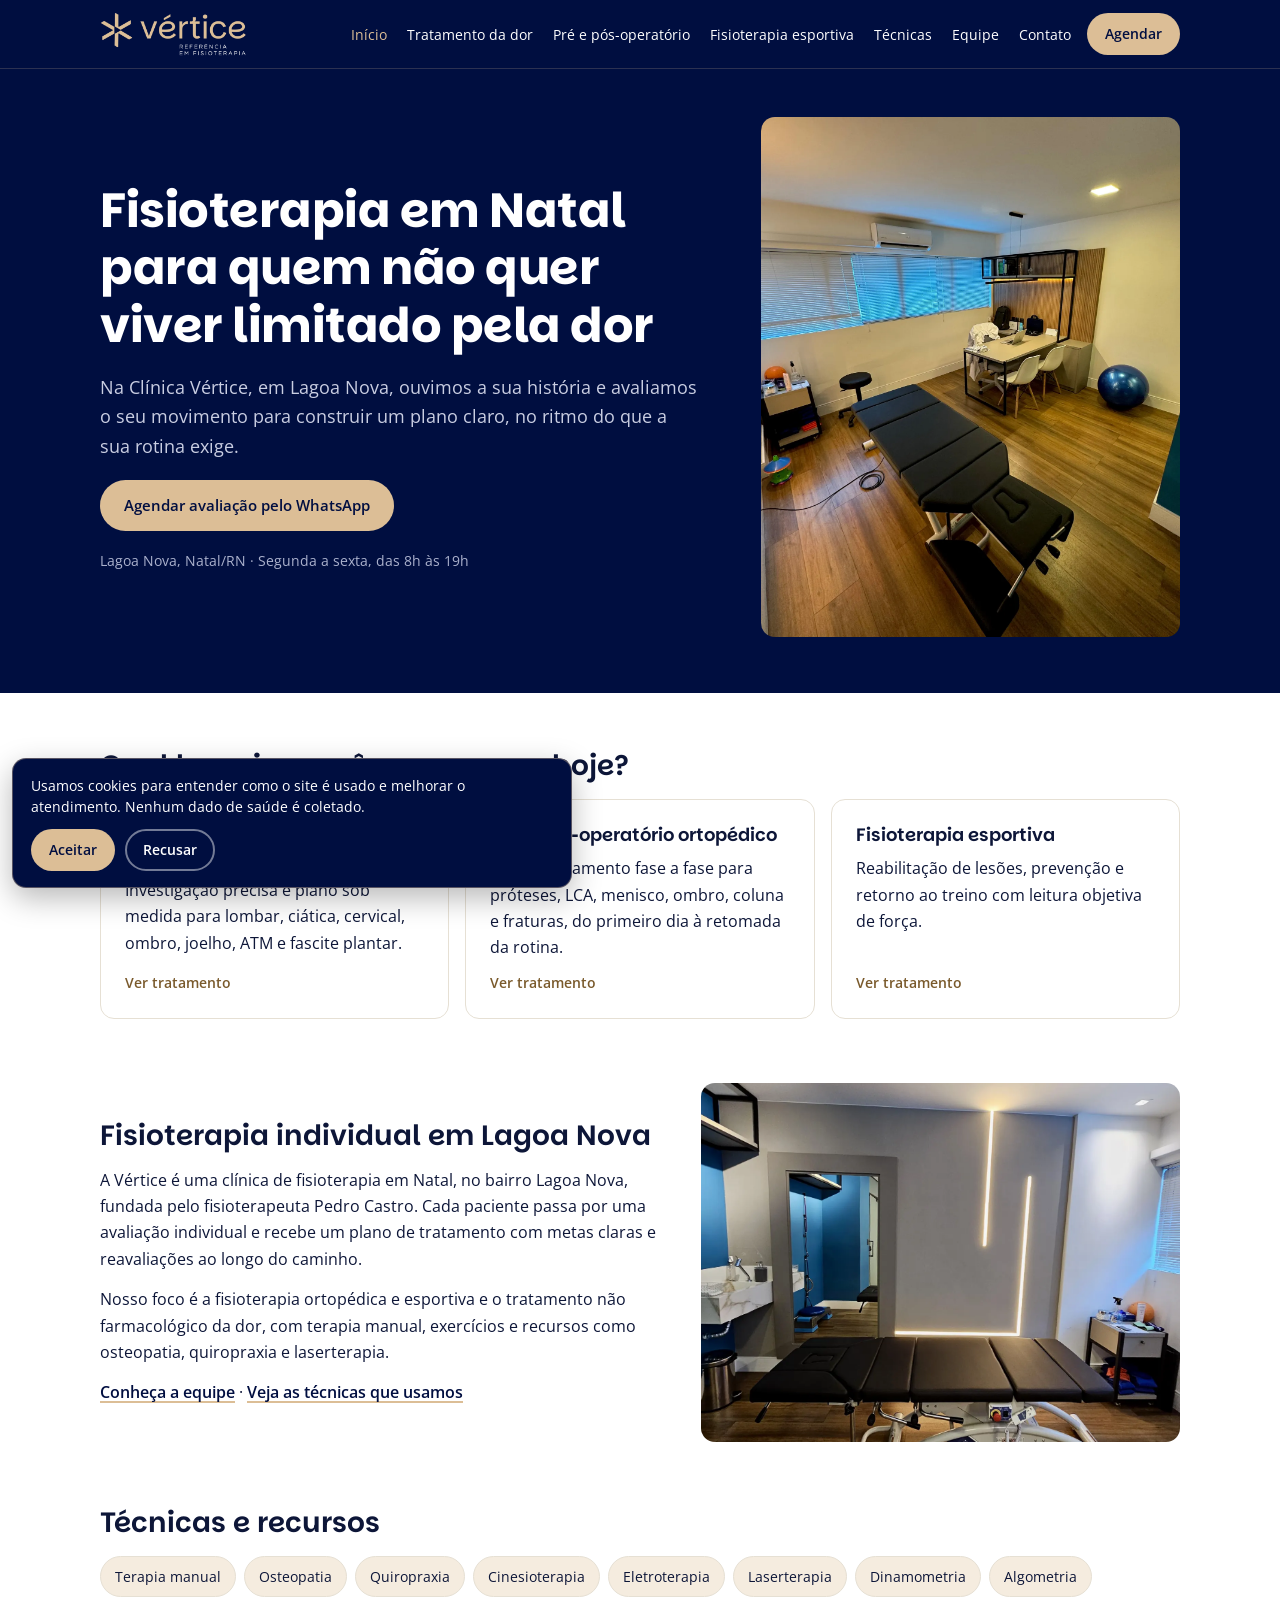
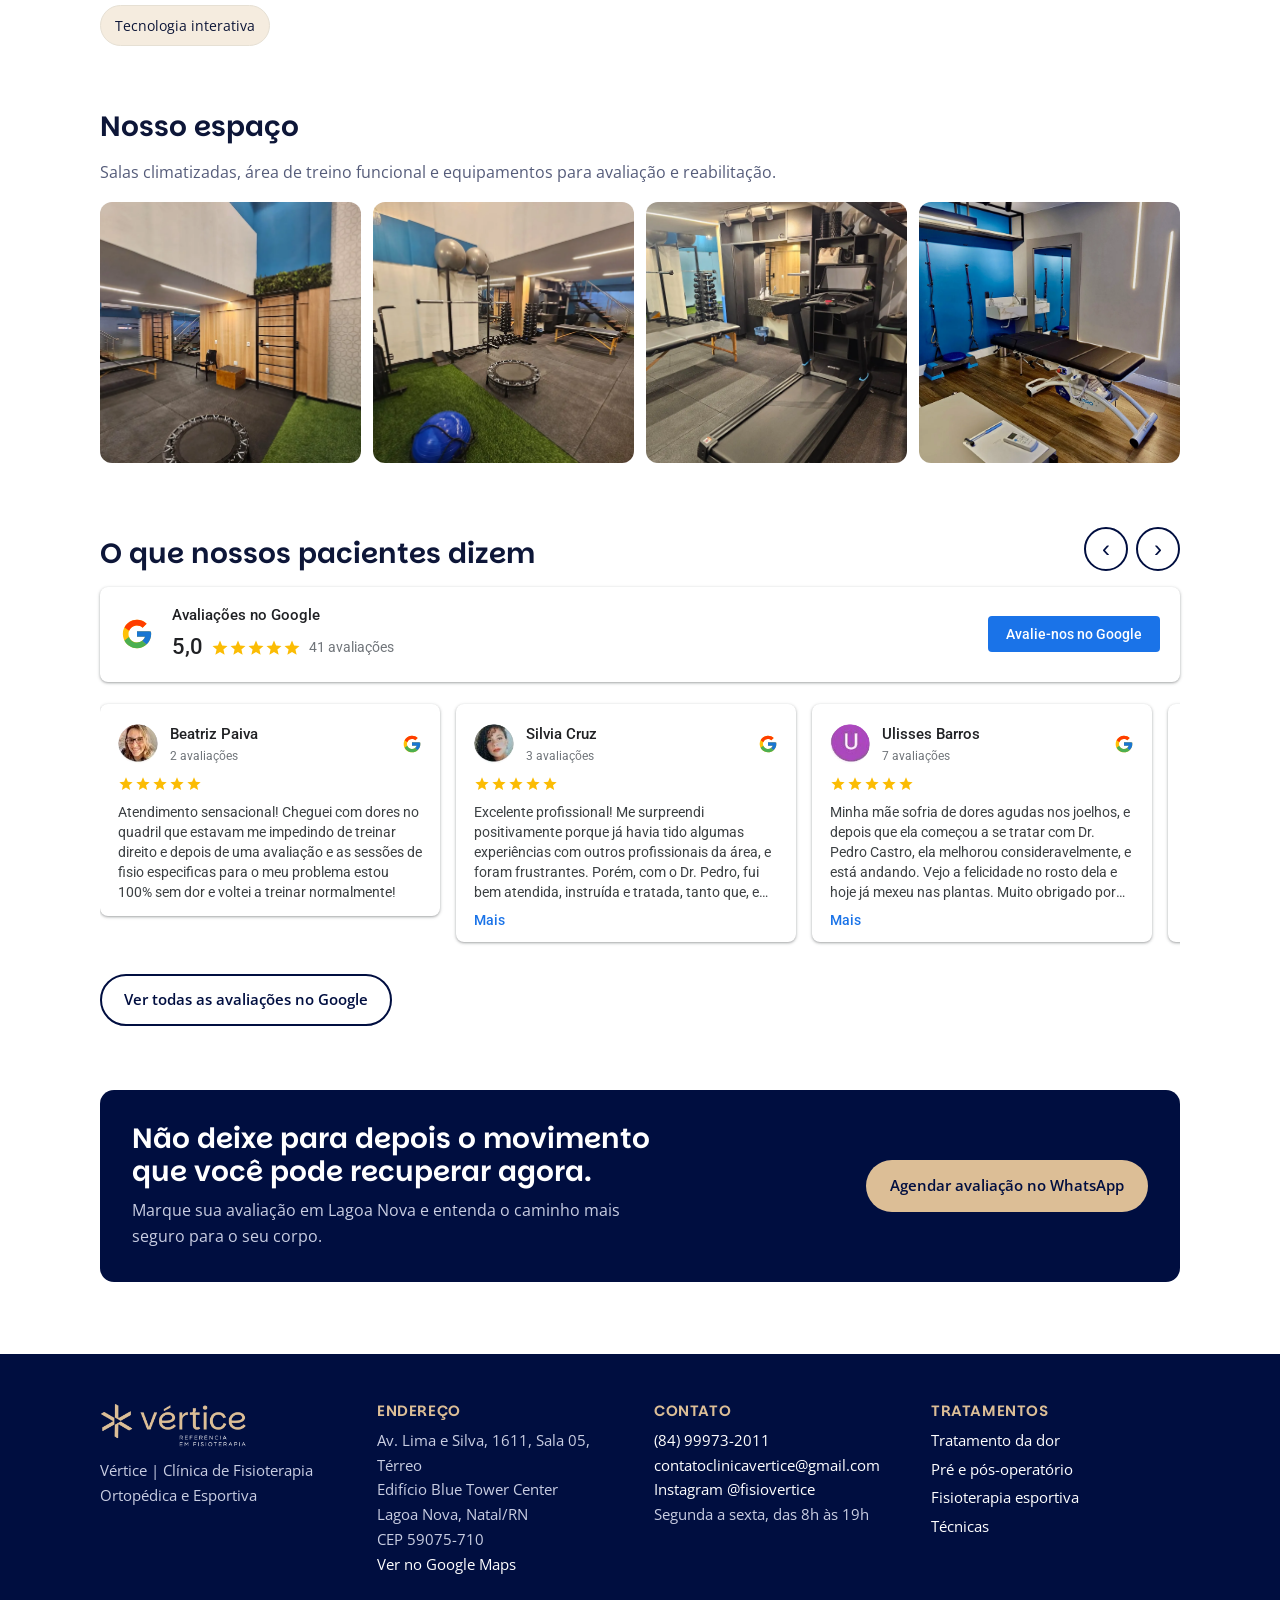
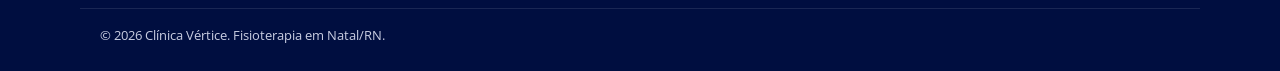
<file: index.html>
<!doctype html>
<html lang="pt-BR">
<head>
<meta charset="utf-8">
<meta name="viewport" content="width=device-width, initial-scale=1">
<title>Fisioterapia em Natal: Recupere Seu Movimento | Vértice</title>
<meta name="description" content="Cansado de conviver com dor ou limitações? Fisioterapia individual em Lagoa Nova, Natal, para coluna, pós-operatório e esporte. Agende sua avaliação.">
<link rel="canonical" href="https://verticefisio.com.br/">
<meta name="robots" content="index, follow">
<meta property="og:type" content="website">
<meta property="og:locale" content="pt_BR">
<meta property="og:site_name" content="Clínica Vértice">
<meta property="og:title" content="Fisioterapia em Natal: Recupere Seu Movimento | Vértice">
<meta property="og:description" content="Cansado de conviver com dor ou limitações? Fisioterapia individual em Lagoa Nova, Natal, para coluna, pós-operatório e esporte. Agende sua avaliação.">
<meta property="og:url" content="https://verticefisio.com.br/">
<meta property="og:image" content="https://verticefisio.com.br/assets/img/espaco-sala-atendimento-1.webp">
<meta name="theme-color" content="#000e40">
<link rel="icon" href="assets/img/favicon.png" type="image/png">
<link rel="preconnect" href="https://fonts.googleapis.com">
<link rel="preconnect" href="https://fonts.gstatic.com" crossorigin>
<link rel="stylesheet" href="https://fonts.googleapis.com/css2?family=Parkinsans:wght@500;600;700&family=Open+Sans:wght@400;600&family=Roboto:wght@400;500&display=swap">
<link rel="stylesheet" href="assets/css/style.css">
<script src="assets/js/consent.js" data-ga="G-JZSLPX08P0" defer></script>
<script type="application/ld+json">
{
 "@context": "https://schema.org",
 "@graph": [
  {
   "@type": [
    "MedicalClinic",
    "Physiotherapy"
   ],
   "@id": "https://verticefisio.com.br/#clinica",
   "name": "Vértice | Clínica de Fisioterapia Ortopédica e Esportiva",
   "alternateName": "Clínica Vértice",
   "url": "https://verticefisio.com.br/",
   "logo": "https://verticefisio.com.br/assets/img/logo-vertice.png",
   "image": "https://verticefisio.com.br/assets/img/espaco-sala-atendimento-1.webp",
   "telephone": "+5584999732011",
   "email": "contatoclinicavertice@gmail.com",
   "address": {
    "@type": "PostalAddress",
    "streetAddress": "Av. Lima e Silva, 1611, Sala 05, Térreo, Edifício Blue Tower Center",
    "addressLocality": "Natal",
    "addressRegion": "RN",
    "postalCode": "59075-710",
    "addressCountry": "BR"
   },
   "geo": {
    "@type": "GeoCoordinates",
    "latitude": -5.8224162,
    "longitude": -35.2166071
   },
   "openingHoursSpecification": [
    {
     "@type": "OpeningHoursSpecification",
     "dayOfWeek": [
      "Monday",
      "Tuesday",
      "Wednesday",
      "Thursday",
      "Friday"
     ],
     "opens": "08:00",
     "closes": "19:00"
    }
   ],
   "hasMap": "https://www.google.com/maps?cid=13641007750675121754",
   "sameAs": [
    "https://www.instagram.com/fisiovertice/",
    "https://www.google.com/maps?cid=13641007750675121754"
   ],
   "medicalSpecialty": [
    "Physiotherapy",
    "Musculoskeletal"
   ],
   "areaServed": {
    "@type": "City",
    "name": "Natal"
   },
   "founder": {
    "@type": "Person",
    "name": "Pedro Castro"
   },
   "availableService": [
    {
     "@type": "MedicalTherapy",
     "name": "Terapia manual"
    },
    {
     "@type": "MedicalTherapy",
     "name": "Osteopatia"
    },
    {
     "@type": "MedicalTherapy",
     "name": "Quiropraxia"
    },
    {
     "@type": "MedicalTherapy",
     "name": "Cinesioterapia"
    },
    {
     "@type": "MedicalTherapy",
     "name": "Eletroterapia"
    },
    {
     "@type": "MedicalTherapy",
     "name": "Laserterapia"
    },
    {
     "@type": "MedicalTherapy",
     "name": "Dinamometria"
    },
    {
     "@type": "MedicalTherapy",
     "name": "Algometria"
    },
    {
     "@type": "MedicalTherapy",
     "name": "Tecnologia interativa"
    }
   ]
  },
  {
   "@type": "WebPage",
   "@id": "https://verticefisio.com.br/",
   "url": "https://verticefisio.com.br/",
   "name": "Fisioterapia em Natal: Recupere Seu Movimento | Vértice",
   "description": "Cansado de conviver com dor ou limitações? Fisioterapia individual em Lagoa Nova, Natal, para coluna, pós-operatório e esporte. Agende sua avaliação.",
   "inLanguage": "pt-BR",
   "isPartOf": {
    "@id": "https://verticefisio.com.br/#site"
   },
   "about": {
    "@id": "https://verticefisio.com.br/#clinica"
   }
  },
  {
   "@type": "WebSite",
   "@id": "https://verticefisio.com.br/#site",
   "url": "https://verticefisio.com.br/",
   "name": "Clínica Vértice",
   "inLanguage": "pt-BR"
  }
 ]
}
</script>
</head>
<body>
<a class="skip" href="#conteudo">Pular para o conteúdo</a>
<header class="site-header">
  <div class="wrap bar">
    <a class="brand" href="/"><img src="assets/img/logo-vertice.webp" alt="Clínica Vértice, fisioterapia em Natal" width="520" height="160"></a>
    <nav class="nav-desk" aria-label="Principal"><ul><li><a href="/" aria-current="page">Início</a></li><li><a href="/tratamento-da-dor/">Tratamento da dor</a></li><li><a href="/pre-e-pos-operatorio/">Pré e pós-operatório</a></li><li><a href="/fisioterapia-esportiva/">Fisioterapia esportiva</a></li><li><a href="/tecnicas/">Técnicas</a></li><li><a href="/equipe/">Equipe</a></li><li><a href="/contato/">Contato</a></li></ul></nav>
    <details class="menu"><summary aria-label="Abrir menu">Menu</summary>
      <nav aria-label="Principal (celular)"><ul><li><a href="/" aria-current="page">Início</a></li><li><a href="/tratamento-da-dor/">Tratamento da dor</a></li><li><a href="/pre-e-pos-operatorio/">Pré e pós-operatório</a></li><li><a href="/fisioterapia-esportiva/">Fisioterapia esportiva</a></li><li><a href="/tecnicas/">Técnicas</a></li><li><a href="/equipe/">Equipe</a></li><li><a href="/contato/">Contato</a></li></ul></nav>
    </details>
    <a class="btn btn-sand btn-sm head-cta" href="https://wa.me/5584999732011?text=Ol%C3%A1%21%20Vim%20pelo%20site%20da%20Cl%C3%ADnica%20V%C3%A9rtice%20e%20gostaria%20de%20agendar%20uma%20avalia%C3%A7%C3%A3o%20de%20fisioterapia." rel="noopener" target="_blank">Agendar</a>
  </div>
</header>
<main id="conteudo">
  <section class="hero hero-home">
    <div class="wrap hero-in">
      <div class="hero-text">
        
        
        <h1>Fisioterapia em Natal para quem não quer viver limitado pela dor</h1>
        <p class="lede">Na Clínica Vértice, em Lagoa Nova, ouvimos a sua história e avaliamos o seu movimento para construir um plano claro, no ritmo do que a sua rotina exige.</p>
        <div class="hero-actions">
          <a class="btn btn-sand" href="https://wa.me/5584999732011?text=Ol%C3%A1%21%20Vim%20pelo%20site%20da%20Cl%C3%ADnica%20V%C3%A9rtice%20e%20gostaria%20de%20agendar%20uma%20avalia%C3%A7%C3%A3o%20de%20fisioterapia." rel="noopener" target="_blank">Agendar avaliação pelo WhatsApp</a>
        </div>
        <p class="hero-meta">Lagoa Nova, Natal/RN · Segunda a sexta, das 8h às 19h</p>
      </div>
      <img class="hero-img" src="assets/img/espaco-sala-atendimento-2.webp" alt="Sala de atendimento da Clínica Vértice em Lagoa Nova, Natal" width="1400" height="1735" fetchpriority="high">
    </div>
  </section>
  <div class="wrap content">

<section class="pillars" aria-labelledby="p-t">
  <h2 id="p-t">Qual barreira você quer vencer hoje?</h2>
  <div class="cards">
<a class="card" href="/tratamento-da-dor/"><h3>Coluna, hérnia de disco e dores persistentes</h3><p>Investigação precisa e plano sob medida para lombar, ciática, cervical, ombro, joelho, ATM e fascite plantar.</p><span class="more">Ver tratamento</span></a>
<a class="card" href="/pre-e-pos-operatorio/"><h3>Pré e pós‑operatório ortopédico</h3><p>Acompanhamento fase a fase para próteses, LCA, menisco, ombro, coluna e fraturas, do primeiro dia à retomada da rotina.</p><span class="more">Ver tratamento</span></a>
<a class="card" href="/fisioterapia-esportiva/"><h3>Fisioterapia esportiva</h3><p>Reabilitação de lesões, prevenção e retorno ao treino com leitura objetiva de força.</p><span class="more">Ver tratamento</span></a></div>
</section>

<section class="split">
  <div>
    <h2>Fisioterapia individual em Lagoa Nova</h2>
    <p>A Vértice é uma clínica de fisioterapia em Natal, no bairro Lagoa Nova, fundada pelo fisioterapeuta Pedro Castro. Cada paciente passa por uma avaliação individual e recebe um plano de tratamento com metas claras e reavaliações ao longo do caminho.</p>
    <p>Nosso foco é a fisioterapia ortopédica e esportiva e o tratamento não farmacológico da dor, com terapia manual, exercícios e recursos como osteopatia, quiropraxia e laserterapia.</p>
    <p><a class="textlink" href="/equipe/">Conheça a equipe</a> · <a class="textlink" href="/tecnicas/">Veja as técnicas que usamos</a></p>
  </div>
  <figure><img src="assets/img/espaco-sala-atendimento-1.webp" alt="Sala de atendimento da Clínica Vértice, clínica de fisioterapia em Lagoa Nova, Natal" width="1400" height="1867" loading="lazy"></figure>
</section>

<section aria-labelledby="t-t">
  <h2 id="t-t">Técnicas e recursos</h2>
  <ul class="chips"><li><a href="/tecnicas/#terapia-manual">Terapia manual</a></li><li><a href="/tecnicas/#osteopatia">Osteopatia</a></li><li><a href="/tecnicas/#quiropraxia">Quiropraxia</a></li><li><a href="/tecnicas/#cinesioterapia">Cinesioterapia</a></li><li><a href="/tecnicas/#eletroterapia">Eletroterapia</a></li><li><a href="/tecnicas/#laserterapia">Laserterapia</a></li><li><a href="/tecnicas/#dinamometria">Dinamometria</a></li><li><a href="/tecnicas/#algometria">Algometria</a></li><li><a href="/tecnicas/#tecnologia-interativa">Tecnologia interativa</a></li></ul>
</section>

<section class="gallery" aria-labelledby="g-t">
  <h2 id="g-t">Nosso espaço</h2>
  <p class="muted">Salas climatizadas, área de treino funcional e equipamentos para avaliação e reabilitação.</p>
  <div class="grid-photos">
    <img src="assets/img/espaco-area-funcional.webp" alt="Área de treino funcional da Clínica Vértice em Natal" width="1400" height="1050" loading="lazy">
    <img src="assets/img/espaco-area-reabilitacao.webp" alt="Área de reabilitação com equipamentos de fisioterapia" width="1400" height="1050" loading="lazy">
    <img src="assets/img/espaco-area-treino-esteira.webp" alt="Esteira e equipamentos de treino na Clínica Vértice" width="1200" height="1600" loading="lazy">
    <img src="assets/img/espaco-sala-atendimento-3.webp" alt="Sala de atendimento individual de fisioterapia" width="1400" height="1738" loading="lazy">
  </div>
</section>

<section class="reviews" aria-labelledby="r-t"><div class="rev-top"><div><h2 id="r-t">O que nossos pacientes dizem</h2></div><div class="rev-nav"><button type="button" class="rev-btn" data-dir="-1" aria-label="Avaliação anterior">‹</button><button type="button" class="rev-btn" data-dir="1" aria-label="Próxima avaliação">›</button></div></div><div class="gr-summary"><span class="gr-g-big"><svg viewBox="0 0 48 48" width="34" height="34" aria-hidden="true"><path fill="#FFC107" d="M43.6 20.5H42V20H24v8h11.3C33.7 32.7 29.2 36 24 36c-6.6 0-12-5.4-12-12s5.4-12 12-12c3.1 0 5.8 1.2 7.9 3.1l5.7-5.7C34 6.1 29.3 4 24 4 12.9 4 4 12.9 4 24s8.9 20 20 20 20-8.9 20-20c0-1.3-.1-2.4-.4-3.5z"/><path fill="#FF3D00" d="M6.3 14.7l6.6 4.8C14.7 15.1 19 12 24 12c3.1 0 5.8 1.2 7.9 3.1l5.7-5.7C34 6.1 29.3 4 24 4 16.3 4 9.7 8.3 6.3 14.7z"/><path fill="#4CAF50" d="M24 44c5.2 0 9.9-2 13.4-5.2l-6.2-5.2C29.2 35.1 26.7 36 24 36c-5.2 0-9.6-3.3-11.3-7.9l-6.5 5C9.5 39.6 16.2 44 24 44z"/><path fill="#1976D2" d="M43.6 20.5H42V20H24v8h11.3c-.8 2.2-2.2 4.2-4.1 5.6l6.2 5.2C37 39.2 44 34 44 24c0-1.3-.1-2.4-.4-3.5z"/></svg></span><div><span class="gr-sum-title">Avaliações no Google</span><span class="gr-sum-score"><strong>5,0</strong><span class="gr-sum-stars" role="img" aria-label="Nota 5 de 5"><svg viewBox="0 0 24 24" width="18" height="18" aria-hidden="true"><path fill="#FBBC04" d="M12 17.27 18.18 21l-1.64-7.03L22 9.24l-7.19-.61L12 2 9.19 8.63 2 9.24l5.46 4.73L5.82 21z"/></svg><svg viewBox="0 0 24 24" width="18" height="18" aria-hidden="true"><path fill="#FBBC04" d="M12 17.27 18.18 21l-1.64-7.03L22 9.24l-7.19-.61L12 2 9.19 8.63 2 9.24l5.46 4.73L5.82 21z"/></svg><svg viewBox="0 0 24 24" width="18" height="18" aria-hidden="true"><path fill="#FBBC04" d="M12 17.27 18.18 21l-1.64-7.03L22 9.24l-7.19-.61L12 2 9.19 8.63 2 9.24l5.46 4.73L5.82 21z"/></svg><svg viewBox="0 0 24 24" width="18" height="18" aria-hidden="true"><path fill="#FBBC04" d="M12 17.27 18.18 21l-1.64-7.03L22 9.24l-7.19-.61L12 2 9.19 8.63 2 9.24l5.46 4.73L5.82 21z"/></svg><svg viewBox="0 0 24 24" width="18" height="18" aria-hidden="true"><path fill="#FBBC04" d="M12 17.27 18.18 21l-1.64-7.03L22 9.24l-7.19-.61L12 2 9.19 8.63 2 9.24l5.46 4.73L5.82 21z"/></svg></span><span class="gr-sum-count">41 avaliações</span></span></div><a class="gr-sum-btn" href="https://g.page/r/CVpGV61GmE69EBM/review" rel="noopener" target="_blank">Avalie-nos no Google</a></div><div class="rev-track" tabindex="0" aria-label="Avaliações de pacientes no Google, role para o lado"><figure class="gr"><div class="gr-head"><img class="gr-avatar" src="assets/img/avaliador-beatriz-paiva.webp" alt="Foto de perfil de Beatriz Paiva no Google" width="40" height="40" loading="lazy"><figcaption><span class="gr-name">Beatriz Paiva</span><span class="gr-meta">2 avaliações</span></figcaption><span class="gr-g"><svg viewBox="0 0 48 48" width="20" height="20" aria-hidden="true"><path fill="#FFC107" d="M43.6 20.5H42V20H24v8h11.3C33.7 32.7 29.2 36 24 36c-6.6 0-12-5.4-12-12s5.4-12 12-12c3.1 0 5.8 1.2 7.9 3.1l5.7-5.7C34 6.1 29.3 4 24 4 12.9 4 4 12.9 4 24s8.9 20 20 20 20-8.9 20-20c0-1.3-.1-2.4-.4-3.5z"/><path fill="#FF3D00" d="M6.3 14.7l6.6 4.8C14.7 15.1 19 12 24 12c3.1 0 5.8 1.2 7.9 3.1l5.7-5.7C34 6.1 29.3 4 24 4 16.3 4 9.7 8.3 6.3 14.7z"/><path fill="#4CAF50" d="M24 44c5.2 0 9.9-2 13.4-5.2l-6.2-5.2C29.2 35.1 26.7 36 24 36c-5.2 0-9.6-3.3-11.3-7.9l-6.5 5C9.5 39.6 16.2 44 24 44z"/><path fill="#1976D2" d="M43.6 20.5H42V20H24v8h11.3c-.8 2.2-2.2 4.2-4.1 5.6l6.2 5.2C37 39.2 44 34 44 24c0-1.3-.1-2.4-.4-3.5z"/></svg></span></div><div class="gr-stars" role="img" aria-label="5 de 5 estrelas"><svg viewBox="0 0 24 24" width="16" height="16" aria-hidden="true"><path fill="#FBBC04" d="M12 17.27 18.18 21l-1.64-7.03L22 9.24l-7.19-.61L12 2 9.19 8.63 2 9.24l5.46 4.73L5.82 21z"/></svg><svg viewBox="0 0 24 24" width="16" height="16" aria-hidden="true"><path fill="#FBBC04" d="M12 17.27 18.18 21l-1.64-7.03L22 9.24l-7.19-.61L12 2 9.19 8.63 2 9.24l5.46 4.73L5.82 21z"/></svg><svg viewBox="0 0 24 24" width="16" height="16" aria-hidden="true"><path fill="#FBBC04" d="M12 17.27 18.18 21l-1.64-7.03L22 9.24l-7.19-.61L12 2 9.19 8.63 2 9.24l5.46 4.73L5.82 21z"/></svg><svg viewBox="0 0 24 24" width="16" height="16" aria-hidden="true"><path fill="#FBBC04" d="M12 17.27 18.18 21l-1.64-7.03L22 9.24l-7.19-.61L12 2 9.19 8.63 2 9.24l5.46 4.73L5.82 21z"/></svg><svg viewBox="0 0 24 24" width="16" height="16" aria-hidden="true"><path fill="#FBBC04" d="M12 17.27 18.18 21l-1.64-7.03L22 9.24l-7.19-.61L12 2 9.19 8.63 2 9.24l5.46 4.73L5.82 21z"/></svg></div><blockquote class="gr-text"><p>Atendimento sensacional! Cheguei com dores no quadril que estavam me impedindo de treinar direito e depois de uma avaliação e as sessões de fisio especificas para o meu problema estou 100% sem dor e voltei a treinar normalmente!</p></blockquote></figure><figure class="gr"><div class="gr-head"><img class="gr-avatar" src="assets/img/avaliador-silvia-cruz.webp" alt="Foto de perfil de Silvia Cruz no Google" width="40" height="40" loading="lazy"><figcaption><span class="gr-name">Silvia Cruz</span><span class="gr-meta">3 avaliações</span></figcaption><span class="gr-g"><svg viewBox="0 0 48 48" width="20" height="20" aria-hidden="true"><path fill="#FFC107" d="M43.6 20.5H42V20H24v8h11.3C33.7 32.7 29.2 36 24 36c-6.6 0-12-5.4-12-12s5.4-12 12-12c3.1 0 5.8 1.2 7.9 3.1l5.7-5.7C34 6.1 29.3 4 24 4 12.9 4 4 12.9 4 24s8.9 20 20 20 20-8.9 20-20c0-1.3-.1-2.4-.4-3.5z"/><path fill="#FF3D00" d="M6.3 14.7l6.6 4.8C14.7 15.1 19 12 24 12c3.1 0 5.8 1.2 7.9 3.1l5.7-5.7C34 6.1 29.3 4 24 4 16.3 4 9.7 8.3 6.3 14.7z"/><path fill="#4CAF50" d="M24 44c5.2 0 9.9-2 13.4-5.2l-6.2-5.2C29.2 35.1 26.7 36 24 36c-5.2 0-9.6-3.3-11.3-7.9l-6.5 5C9.5 39.6 16.2 44 24 44z"/><path fill="#1976D2" d="M43.6 20.5H42V20H24v8h11.3c-.8 2.2-2.2 4.2-4.1 5.6l6.2 5.2C37 39.2 44 34 44 24c0-1.3-.1-2.4-.4-3.5z"/></svg></span></div><div class="gr-stars" role="img" aria-label="5 de 5 estrelas"><svg viewBox="0 0 24 24" width="16" height="16" aria-hidden="true"><path fill="#FBBC04" d="M12 17.27 18.18 21l-1.64-7.03L22 9.24l-7.19-.61L12 2 9.19 8.63 2 9.24l5.46 4.73L5.82 21z"/></svg><svg viewBox="0 0 24 24" width="16" height="16" aria-hidden="true"><path fill="#FBBC04" d="M12 17.27 18.18 21l-1.64-7.03L22 9.24l-7.19-.61L12 2 9.19 8.63 2 9.24l5.46 4.73L5.82 21z"/></svg><svg viewBox="0 0 24 24" width="16" height="16" aria-hidden="true"><path fill="#FBBC04" d="M12 17.27 18.18 21l-1.64-7.03L22 9.24l-7.19-.61L12 2 9.19 8.63 2 9.24l5.46 4.73L5.82 21z"/></svg><svg viewBox="0 0 24 24" width="16" height="16" aria-hidden="true"><path fill="#FBBC04" d="M12 17.27 18.18 21l-1.64-7.03L22 9.24l-7.19-.61L12 2 9.19 8.63 2 9.24l5.46 4.73L5.82 21z"/></svg><svg viewBox="0 0 24 24" width="16" height="16" aria-hidden="true"><path fill="#FBBC04" d="M12 17.27 18.18 21l-1.64-7.03L22 9.24l-7.19-.61L12 2 9.19 8.63 2 9.24l5.46 4.73L5.82 21z"/></svg></div><blockquote class="gr-text"><p>Excelente profissional! Me surpreendi positivamente porque já havia tido algumas experiências com outros profissionais da área, e foram frustrantes. Porém, com o Dr. Pedro, fui bem atendida, instruída e tratada, tanto que, em poucas sessões, estava curada das minhas dores no joelho e na cervical! Recomendo demais!</p></blockquote><button type="button" class="gr-more" aria-expanded="false">Mais</button></figure><figure class="gr"><div class="gr-head"><img class="gr-avatar" src="assets/img/avaliador-ulisses-barros.webp" alt="Foto de perfil de Ulisses Barros no Google" width="40" height="40" loading="lazy"><figcaption><span class="gr-name">Ulisses Barros</span><span class="gr-meta">7 avaliações</span></figcaption><span class="gr-g"><svg viewBox="0 0 48 48" width="20" height="20" aria-hidden="true"><path fill="#FFC107" d="M43.6 20.5H42V20H24v8h11.3C33.7 32.7 29.2 36 24 36c-6.6 0-12-5.4-12-12s5.4-12 12-12c3.1 0 5.8 1.2 7.9 3.1l5.7-5.7C34 6.1 29.3 4 24 4 12.9 4 4 12.9 4 24s8.9 20 20 20 20-8.9 20-20c0-1.3-.1-2.4-.4-3.5z"/><path fill="#FF3D00" d="M6.3 14.7l6.6 4.8C14.7 15.1 19 12 24 12c3.1 0 5.8 1.2 7.9 3.1l5.7-5.7C34 6.1 29.3 4 24 4 16.3 4 9.7 8.3 6.3 14.7z"/><path fill="#4CAF50" d="M24 44c5.2 0 9.9-2 13.4-5.2l-6.2-5.2C29.2 35.1 26.7 36 24 36c-5.2 0-9.6-3.3-11.3-7.9l-6.5 5C9.5 39.6 16.2 44 24 44z"/><path fill="#1976D2" d="M43.6 20.5H42V20H24v8h11.3c-.8 2.2-2.2 4.2-4.1 5.6l6.2 5.2C37 39.2 44 34 44 24c0-1.3-.1-2.4-.4-3.5z"/></svg></span></div><div class="gr-stars" role="img" aria-label="5 de 5 estrelas"><svg viewBox="0 0 24 24" width="16" height="16" aria-hidden="true"><path fill="#FBBC04" d="M12 17.27 18.18 21l-1.64-7.03L22 9.24l-7.19-.61L12 2 9.19 8.63 2 9.24l5.46 4.73L5.82 21z"/></svg><svg viewBox="0 0 24 24" width="16" height="16" aria-hidden="true"><path fill="#FBBC04" d="M12 17.27 18.18 21l-1.64-7.03L22 9.24l-7.19-.61L12 2 9.19 8.63 2 9.24l5.46 4.73L5.82 21z"/></svg><svg viewBox="0 0 24 24" width="16" height="16" aria-hidden="true"><path fill="#FBBC04" d="M12 17.27 18.18 21l-1.64-7.03L22 9.24l-7.19-.61L12 2 9.19 8.63 2 9.24l5.46 4.73L5.82 21z"/></svg><svg viewBox="0 0 24 24" width="16" height="16" aria-hidden="true"><path fill="#FBBC04" d="M12 17.27 18.18 21l-1.64-7.03L22 9.24l-7.19-.61L12 2 9.19 8.63 2 9.24l5.46 4.73L5.82 21z"/></svg><svg viewBox="0 0 24 24" width="16" height="16" aria-hidden="true"><path fill="#FBBC04" d="M12 17.27 18.18 21l-1.64-7.03L22 9.24l-7.19-.61L12 2 9.19 8.63 2 9.24l5.46 4.73L5.82 21z"/></svg></div><blockquote class="gr-text"><p>Minha mãe sofria de dores agudas nos joelhos, e depois que ela começou a se tratar com Dr. Pedro Castro, ela melhorou consideravelmente, e está andando. Vejo a felicidade no rosto dela e hoje já mexeu nas plantas. Muito obrigado por trazer vida à minha mãe. Excelente profissional e muito simpático.</p></blockquote><button type="button" class="gr-more" aria-expanded="false">Mais</button></figure><figure class="gr"><div class="gr-head"><img class="gr-avatar" src="assets/img/avaliador-arthur-halley.webp" alt="Foto de perfil de Arthur Halley no Google" width="40" height="40" loading="lazy"><figcaption><span class="gr-name">Arthur Halley</span><span class="gr-meta">Local Guide · 20 avaliações · 35 fotos</span></figcaption><span class="gr-g"><svg viewBox="0 0 48 48" width="20" height="20" aria-hidden="true"><path fill="#FFC107" d="M43.6 20.5H42V20H24v8h11.3C33.7 32.7 29.2 36 24 36c-6.6 0-12-5.4-12-12s5.4-12 12-12c3.1 0 5.8 1.2 7.9 3.1l5.7-5.7C34 6.1 29.3 4 24 4 12.9 4 4 12.9 4 24s8.9 20 20 20 20-8.9 20-20c0-1.3-.1-2.4-.4-3.5z"/><path fill="#FF3D00" d="M6.3 14.7l6.6 4.8C14.7 15.1 19 12 24 12c3.1 0 5.8 1.2 7.9 3.1l5.7-5.7C34 6.1 29.3 4 24 4 16.3 4 9.7 8.3 6.3 14.7z"/><path fill="#4CAF50" d="M24 44c5.2 0 9.9-2 13.4-5.2l-6.2-5.2C29.2 35.1 26.7 36 24 36c-5.2 0-9.6-3.3-11.3-7.9l-6.5 5C9.5 39.6 16.2 44 24 44z"/><path fill="#1976D2" d="M43.6 20.5H42V20H24v8h11.3c-.8 2.2-2.2 4.2-4.1 5.6l6.2 5.2C37 39.2 44 34 44 24c0-1.3-.1-2.4-.4-3.5z"/></svg></span></div><div class="gr-stars" role="img" aria-label="5 de 5 estrelas"><svg viewBox="0 0 24 24" width="16" height="16" aria-hidden="true"><path fill="#FBBC04" d="M12 17.27 18.18 21l-1.64-7.03L22 9.24l-7.19-.61L12 2 9.19 8.63 2 9.24l5.46 4.73L5.82 21z"/></svg><svg viewBox="0 0 24 24" width="16" height="16" aria-hidden="true"><path fill="#FBBC04" d="M12 17.27 18.18 21l-1.64-7.03L22 9.24l-7.19-.61L12 2 9.19 8.63 2 9.24l5.46 4.73L5.82 21z"/></svg><svg viewBox="0 0 24 24" width="16" height="16" aria-hidden="true"><path fill="#FBBC04" d="M12 17.27 18.18 21l-1.64-7.03L22 9.24l-7.19-.61L12 2 9.19 8.63 2 9.24l5.46 4.73L5.82 21z"/></svg><svg viewBox="0 0 24 24" width="16" height="16" aria-hidden="true"><path fill="#FBBC04" d="M12 17.27 18.18 21l-1.64-7.03L22 9.24l-7.19-.61L12 2 9.19 8.63 2 9.24l5.46 4.73L5.82 21z"/></svg><svg viewBox="0 0 24 24" width="16" height="16" aria-hidden="true"><path fill="#FBBC04" d="M12 17.27 18.18 21l-1.64-7.03L22 9.24l-7.19-.61L12 2 9.19 8.63 2 9.24l5.46 4.73L5.82 21z"/></svg></div><blockquote class="gr-text"><p>Pedro foi importante no meu processo de recuperação da dor lombar e músculo do adutor, proveniente de vícios de postura e corrida. Com um método objetivo e orientando, através de exercícios dirigidos e com um bom relacionamento fisioterapeuta paciente, consegui não só melhorar das dores como incorporei os exercícios a minha prática diária.</p></blockquote><button type="button" class="gr-more" aria-expanded="false">Mais</button></figure><figure class="gr"><div class="gr-head"><img class="gr-avatar" src="assets/img/avaliador-walber-mota.webp" alt="Foto de perfil de Walber Mota no Google" width="40" height="40" loading="lazy"><figcaption><span class="gr-name">Walber Mota</span><span class="gr-meta">2 avaliações · 2 fotos</span></figcaption><span class="gr-g"><svg viewBox="0 0 48 48" width="20" height="20" aria-hidden="true"><path fill="#FFC107" d="M43.6 20.5H42V20H24v8h11.3C33.7 32.7 29.2 36 24 36c-6.6 0-12-5.4-12-12s5.4-12 12-12c3.1 0 5.8 1.2 7.9 3.1l5.7-5.7C34 6.1 29.3 4 24 4 12.9 4 4 12.9 4 24s8.9 20 20 20 20-8.9 20-20c0-1.3-.1-2.4-.4-3.5z"/><path fill="#FF3D00" d="M6.3 14.7l6.6 4.8C14.7 15.1 19 12 24 12c3.1 0 5.8 1.2 7.9 3.1l5.7-5.7C34 6.1 29.3 4 24 4 16.3 4 9.7 8.3 6.3 14.7z"/><path fill="#4CAF50" d="M24 44c5.2 0 9.9-2 13.4-5.2l-6.2-5.2C29.2 35.1 26.7 36 24 36c-5.2 0-9.6-3.3-11.3-7.9l-6.5 5C9.5 39.6 16.2 44 24 44z"/><path fill="#1976D2" d="M43.6 20.5H42V20H24v8h11.3c-.8 2.2-2.2 4.2-4.1 5.6l6.2 5.2C37 39.2 44 34 44 24c0-1.3-.1-2.4-.4-3.5z"/></svg></span></div><div class="gr-stars" role="img" aria-label="5 de 5 estrelas"><svg viewBox="0 0 24 24" width="16" height="16" aria-hidden="true"><path fill="#FBBC04" d="M12 17.27 18.18 21l-1.64-7.03L22 9.24l-7.19-.61L12 2 9.19 8.63 2 9.24l5.46 4.73L5.82 21z"/></svg><svg viewBox="0 0 24 24" width="16" height="16" aria-hidden="true"><path fill="#FBBC04" d="M12 17.27 18.18 21l-1.64-7.03L22 9.24l-7.19-.61L12 2 9.19 8.63 2 9.24l5.46 4.73L5.82 21z"/></svg><svg viewBox="0 0 24 24" width="16" height="16" aria-hidden="true"><path fill="#FBBC04" d="M12 17.27 18.18 21l-1.64-7.03L22 9.24l-7.19-.61L12 2 9.19 8.63 2 9.24l5.46 4.73L5.82 21z"/></svg><svg viewBox="0 0 24 24" width="16" height="16" aria-hidden="true"><path fill="#FBBC04" d="M12 17.27 18.18 21l-1.64-7.03L22 9.24l-7.19-.61L12 2 9.19 8.63 2 9.24l5.46 4.73L5.82 21z"/></svg><svg viewBox="0 0 24 24" width="16" height="16" aria-hidden="true"><path fill="#FBBC04" d="M12 17.27 18.18 21l-1.64-7.03L22 9.24l-7.19-.61L12 2 9.19 8.63 2 9.24l5.46 4.73L5.82 21z"/></svg></div><blockquote class="gr-text"><p>Cheguei ao Dr Pedro Castro com fortes dores no joelho, insegurança para fazer movimentos laterais e rotacionais, agachar e levantar. O quadro era de lesão de ligamento cruzado anterior e condropatia patelar + tendinite. Hoje saiu com uma felicidade imensa por não sentir mais dores e recuperar a confiança no meu joelho direito. Trabalhou não somente o joelho doente, mas os dois joelhos, pernas e quadril, e me proporcionou uma melhora extraordinária. Atendimento excelente, humano, atencioso, educado. Super indico.</p></blockquote><button type="button" class="gr-more" aria-expanded="false">Mais</button></figure><figure class="gr"><div class="gr-head"><img class="gr-avatar" src="assets/img/avaliador-aline-sayuri.webp" alt="Foto de perfil de Aline Sayuri no Google" width="40" height="40" loading="lazy"><figcaption><span class="gr-name">Aline Sayuri</span><span class="gr-meta">7 avaliações · 6 fotos</span></figcaption><span class="gr-g"><svg viewBox="0 0 48 48" width="20" height="20" aria-hidden="true"><path fill="#FFC107" d="M43.6 20.5H42V20H24v8h11.3C33.7 32.7 29.2 36 24 36c-6.6 0-12-5.4-12-12s5.4-12 12-12c3.1 0 5.8 1.2 7.9 3.1l5.7-5.7C34 6.1 29.3 4 24 4 12.9 4 4 12.9 4 24s8.9 20 20 20 20-8.9 20-20c0-1.3-.1-2.4-.4-3.5z"/><path fill="#FF3D00" d="M6.3 14.7l6.6 4.8C14.7 15.1 19 12 24 12c3.1 0 5.8 1.2 7.9 3.1l5.7-5.7C34 6.1 29.3 4 24 4 16.3 4 9.7 8.3 6.3 14.7z"/><path fill="#4CAF50" d="M24 44c5.2 0 9.9-2 13.4-5.2l-6.2-5.2C29.2 35.1 26.7 36 24 36c-5.2 0-9.6-3.3-11.3-7.9l-6.5 5C9.5 39.6 16.2 44 24 44z"/><path fill="#1976D2" d="M43.6 20.5H42V20H24v8h11.3c-.8 2.2-2.2 4.2-4.1 5.6l6.2 5.2C37 39.2 44 34 44 24c0-1.3-.1-2.4-.4-3.5z"/></svg></span></div><div class="gr-stars" role="img" aria-label="5 de 5 estrelas"><svg viewBox="0 0 24 24" width="16" height="16" aria-hidden="true"><path fill="#FBBC04" d="M12 17.27 18.18 21l-1.64-7.03L22 9.24l-7.19-.61L12 2 9.19 8.63 2 9.24l5.46 4.73L5.82 21z"/></svg><svg viewBox="0 0 24 24" width="16" height="16" aria-hidden="true"><path fill="#FBBC04" d="M12 17.27 18.18 21l-1.64-7.03L22 9.24l-7.19-.61L12 2 9.19 8.63 2 9.24l5.46 4.73L5.82 21z"/></svg><svg viewBox="0 0 24 24" width="16" height="16" aria-hidden="true"><path fill="#FBBC04" d="M12 17.27 18.18 21l-1.64-7.03L22 9.24l-7.19-.61L12 2 9.19 8.63 2 9.24l5.46 4.73L5.82 21z"/></svg><svg viewBox="0 0 24 24" width="16" height="16" aria-hidden="true"><path fill="#FBBC04" d="M12 17.27 18.18 21l-1.64-7.03L22 9.24l-7.19-.61L12 2 9.19 8.63 2 9.24l5.46 4.73L5.82 21z"/></svg><svg viewBox="0 0 24 24" width="16" height="16" aria-hidden="true"><path fill="#FBBC04" d="M12 17.27 18.18 21l-1.64-7.03L22 9.24l-7.19-.61L12 2 9.19 8.63 2 9.24l5.46 4.73L5.82 21z"/></svg></div><blockquote class="gr-text"><p>Após o contágio com o COVID evolui com um quadro de dor complexa, refratária a muitos tipos de tratamento, e sem acreditar mais na possibilidade de uma ajuda real, eu fui ao Dr Pedro, que foi muito empático com o meu quadro global, quando fui a ele estava sem praticar atividades físicas por medo da dor, e tinha dores intensas só de caminhar por alguns períodos, após alguns anos de cuidado e persistência pude retornar as atividades físicas e ontem fiz minha primeira corrida de 10km! Muito feliz e grata a Deus por esse profissional incrível</p></blockquote><button type="button" class="gr-more" aria-expanded="false">Mais</button></figure><figure class="gr"><div class="gr-head"><img class="gr-avatar" src="assets/img/avaliador-debora.webp" alt="Foto de perfil de Débora no Google" width="40" height="40" loading="lazy"><figcaption><span class="gr-name">Débora</span><span class="gr-meta">6 avaliações</span></figcaption><span class="gr-g"><svg viewBox="0 0 48 48" width="20" height="20" aria-hidden="true"><path fill="#FFC107" d="M43.6 20.5H42V20H24v8h11.3C33.7 32.7 29.2 36 24 36c-6.6 0-12-5.4-12-12s5.4-12 12-12c3.1 0 5.8 1.2 7.9 3.1l5.7-5.7C34 6.1 29.3 4 24 4 12.9 4 4 12.9 4 24s8.9 20 20 20 20-8.9 20-20c0-1.3-.1-2.4-.4-3.5z"/><path fill="#FF3D00" d="M6.3 14.7l6.6 4.8C14.7 15.1 19 12 24 12c3.1 0 5.8 1.2 7.9 3.1l5.7-5.7C34 6.1 29.3 4 24 4 16.3 4 9.7 8.3 6.3 14.7z"/><path fill="#4CAF50" d="M24 44c5.2 0 9.9-2 13.4-5.2l-6.2-5.2C29.2 35.1 26.7 36 24 36c-5.2 0-9.6-3.3-11.3-7.9l-6.5 5C9.5 39.6 16.2 44 24 44z"/><path fill="#1976D2" d="M43.6 20.5H42V20H24v8h11.3c-.8 2.2-2.2 4.2-4.1 5.6l6.2 5.2C37 39.2 44 34 44 24c0-1.3-.1-2.4-.4-3.5z"/></svg></span></div><div class="gr-stars" role="img" aria-label="5 de 5 estrelas"><svg viewBox="0 0 24 24" width="16" height="16" aria-hidden="true"><path fill="#FBBC04" d="M12 17.27 18.18 21l-1.64-7.03L22 9.24l-7.19-.61L12 2 9.19 8.63 2 9.24l5.46 4.73L5.82 21z"/></svg><svg viewBox="0 0 24 24" width="16" height="16" aria-hidden="true"><path fill="#FBBC04" d="M12 17.27 18.18 21l-1.64-7.03L22 9.24l-7.19-.61L12 2 9.19 8.63 2 9.24l5.46 4.73L5.82 21z"/></svg><svg viewBox="0 0 24 24" width="16" height="16" aria-hidden="true"><path fill="#FBBC04" d="M12 17.27 18.18 21l-1.64-7.03L22 9.24l-7.19-.61L12 2 9.19 8.63 2 9.24l5.46 4.73L5.82 21z"/></svg><svg viewBox="0 0 24 24" width="16" height="16" aria-hidden="true"><path fill="#FBBC04" d="M12 17.27 18.18 21l-1.64-7.03L22 9.24l-7.19-.61L12 2 9.19 8.63 2 9.24l5.46 4.73L5.82 21z"/></svg><svg viewBox="0 0 24 24" width="16" height="16" aria-hidden="true"><path fill="#FBBC04" d="M12 17.27 18.18 21l-1.64-7.03L22 9.24l-7.19-.61L12 2 9.19 8.63 2 9.24l5.46 4.73L5.82 21z"/></svg></div><blockquote class="gr-text"><p>Encontrei Pedro em um momento tenso da minha gestação. Dores de cabeça fortes e constantes. As sessões de fisioterapia com certeza foram aliadas na melhora significativa que tive. Dores diminuíram, parei de tomar os analgésicos e passei a não ter mais crises. Pedro teve sensibilidade em todo o processo em me ouvir. A sessão é milagrosa, a dor nos pontos antes existente, somem após as manipulações e exercícios. Indico demais!</p></blockquote><button type="button" class="gr-more" aria-expanded="false">Mais</button></figure></div><p><a class="btn btn-outline" href="https://www.google.com/maps?cid=13641007750675121754" rel="noopener" target="_blank">Ver todas as avaliações no Google</a></p><script>(function(){var s=document.currentScript.closest(".reviews");s.querySelectorAll(".rev-btn").forEach(function(b){b.addEventListener("click",function(){var t=s.querySelector(".rev-track"),c=t.querySelector(".gr");t.scrollBy({left:(c?c.offsetWidth+16:320)*Number(b.dataset.dir),behavior:"smooth"});});});s.querySelectorAll(".gr").forEach(function(g){var p=g.querySelector(".gr-text"),btn=g.querySelector(".gr-more");if(!btn)return;btn.addEventListener("click",function(){var o=g.classList.toggle("open");btn.textContent=o?"Menos":"Mais";btn.setAttribute("aria-expanded",o);});});})();</script></section>
<section class="cta"><div><h2>Não deixe para depois o movimento que você pode recuperar agora.</h2><p>Marque sua avaliação em Lagoa Nova e entenda o caminho mais seguro para o seu corpo.</p></div><a class="btn btn-sand" href="https://wa.me/5584999732011?text=Ol%C3%A1%21%20Vim%20pelo%20site%20da%20Cl%C3%ADnica%20V%C3%A9rtice%20e%20gostaria%20de%20agendar%20uma%20avalia%C3%A7%C3%A3o%20de%20fisioterapia." rel="noopener" target="_blank">Agendar avaliação no WhatsApp</a></section>
  </div>
</main>
<footer class="site-footer">
  <div class="wrap foot">
    <div>
      <img src="assets/img/logo-vertice.webp" alt="Clínica Vértice" width="520" height="160" loading="lazy" class="foot-logo">
      <p>Vértice | Clínica de Fisioterapia Ortopédica e Esportiva</p>
    </div>
    <div>
      <h2>Endereço</h2>
      <p>Av. Lima e Silva, 1611, Sala 05, Térreo<br>Edifício Blue Tower Center<br>Lagoa Nova, Natal/RN<br>CEP 59075-710</p>
      <p><a href="https://www.google.com/maps?cid=13641007750675121754" rel="noopener" target="_blank">Ver no Google Maps</a></p>
    </div>
    <div>
      <h2>Contato</h2>
      <p><a href="tel:+5584999732011">(84) 99973-2011</a><br><a href="mailto:contatoclinicavertice@gmail.com">contatoclinicavertice@gmail.com</a><br>
      <a href="https://www.instagram.com/fisiovertice/" rel="noopener" target="_blank">Instagram @fisiovertice</a></p>
      <p>Segunda a sexta, das 8h às 19h</p>
    </div>
    <div>
      <h2>Tratamentos</h2>
      <ul><li><a href="/tratamento-da-dor/">Tratamento da dor</a></li><li><a href="/pre-e-pos-operatorio/">Pré e pós-operatório</a></li>
      <li><a href="/fisioterapia-esportiva/">Fisioterapia esportiva</a></li><li><a href="/tecnicas/">Técnicas</a></li></ul>
    </div>
  </div>
  <div class="wrap legal"><p>© 2026 Clínica Vértice. Fisioterapia em Natal/RN.</p></div>
</footer>
<a class="wa-float" href="https://wa.me/5584999732011?text=Ol%C3%A1%21%20Vim%20pelo%20site%20da%20Cl%C3%ADnica%20V%C3%A9rtice%20e%20gostaria%20de%20agendar%20uma%20avalia%C3%A7%C3%A3o%20de%20fisioterapia." rel="noopener" target="_blank" aria-label="Agendar pelo WhatsApp"><svg viewBox="0 0 32 32" width="30" height="30" aria-hidden="true" focusable="false"><path fill="#fff" d="M16.04 3C8.86 3 3.03 8.82 3.03 16c0 2.3.6 4.54 1.75 6.52L3 29l6.65-1.74A12.94 12.94 0 0 0 16.04 29C23.2 29 29 23.18 29 16S23.2 3 16.04 3zm0 23.62c-2.02 0-4-.54-5.72-1.57l-.41-.24-3.95 1.03 1.05-3.85-.27-.4A10.6 10.6 0 0 1 5.4 16c0-5.86 4.77-10.63 10.64-10.63 5.86 0 10.6 4.77 10.6 10.63 0 5.87-4.74 10.62-10.6 10.62zm5.83-7.96c-.32-.16-1.89-.93-2.18-1.04-.29-.1-.5-.16-.72.16-.21.32-.82 1.04-1 1.25-.19.21-.37.24-.69.08-.32-.16-1.35-.5-2.57-1.59-.95-.85-1.59-1.9-1.78-2.22-.18-.32-.02-.49.14-.65.14-.14.32-.37.48-.56.16-.18.21-.32.32-.53.1-.21.05-.4-.03-.56-.08-.16-.72-1.73-.98-2.37-.26-.62-.52-.54-.72-.55h-.61c-.21 0-.56.08-.85.4-.29.32-1.12 1.09-1.12 2.66s1.15 3.09 1.31 3.3c.16.21 2.26 3.45 5.47 4.84.77.33 1.36.53 1.83.68.77.24 1.47.21 2.02.13.62-.09 1.89-.77 2.16-1.52.27-.74.27-1.38.19-1.52-.08-.13-.29-.21-.61-.37z"/></svg><span class="sr-only">WhatsApp</span></a>
</body>
</html>
</file>
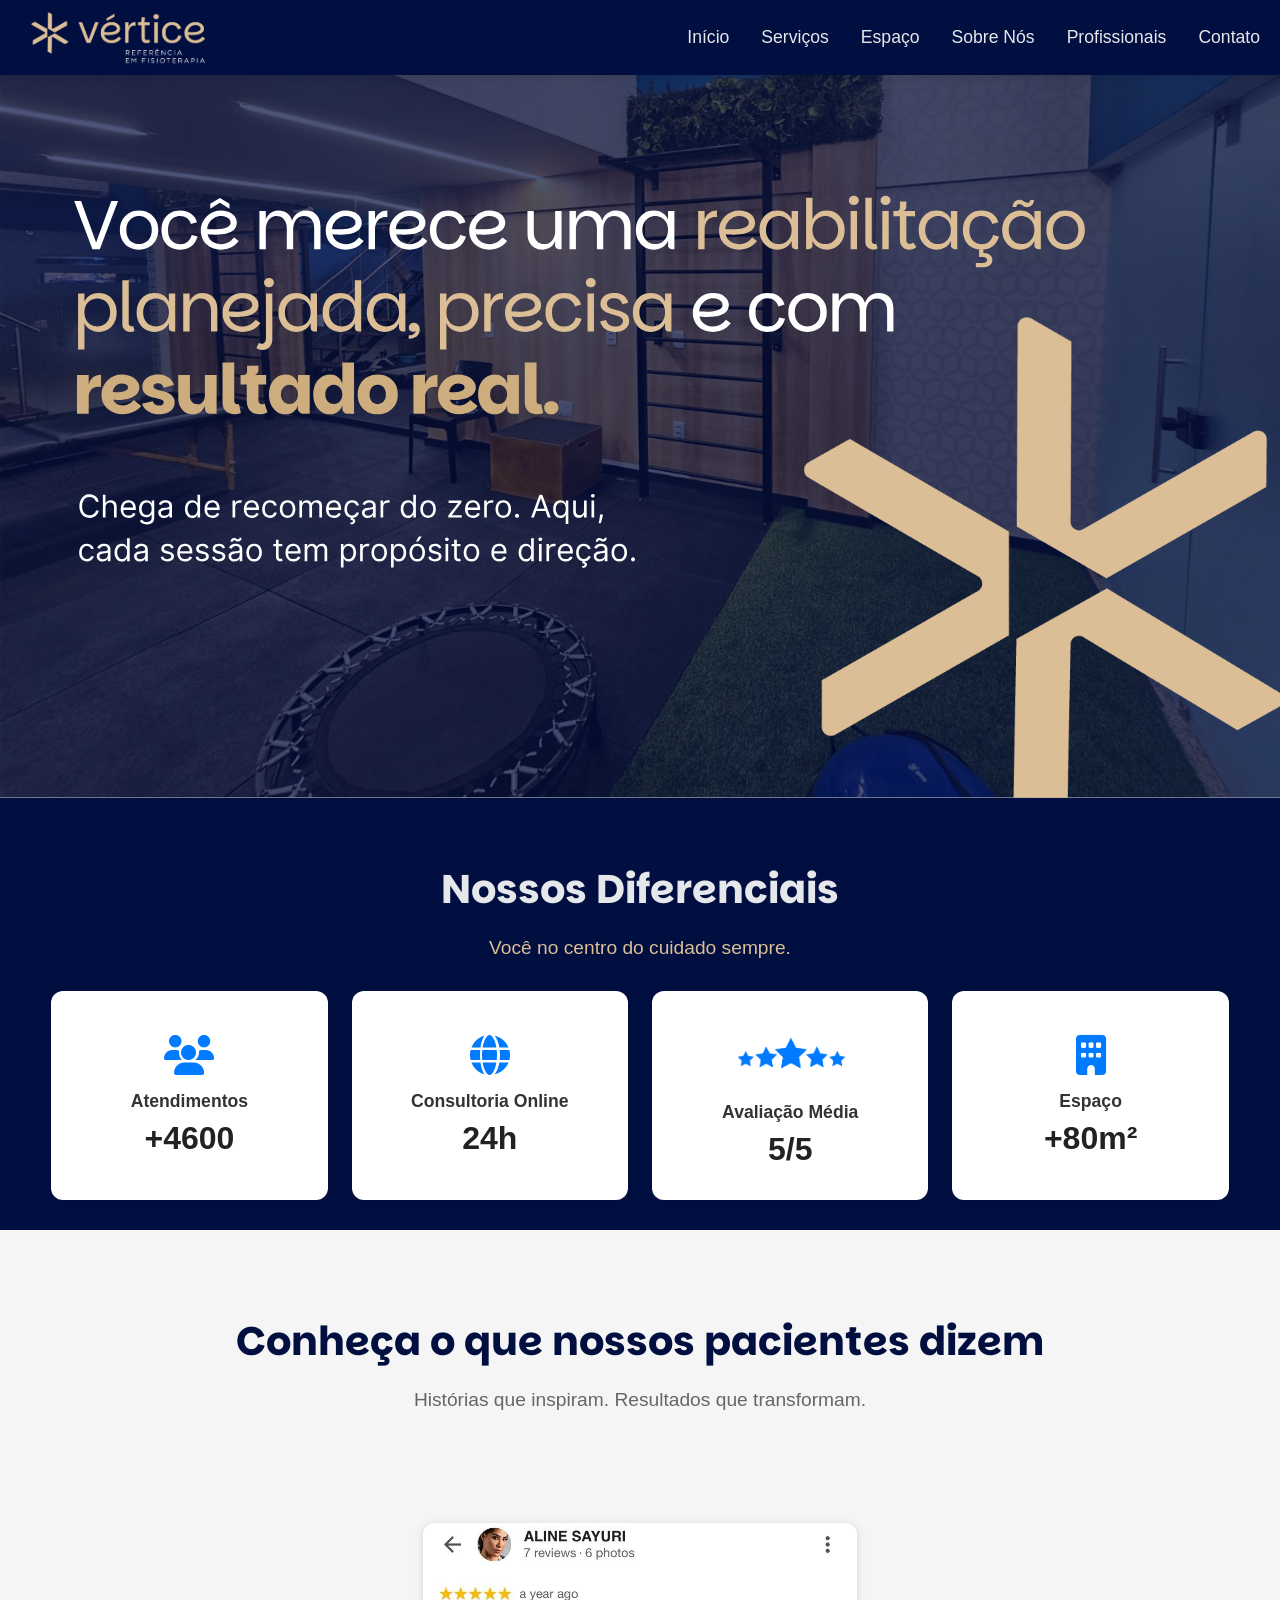
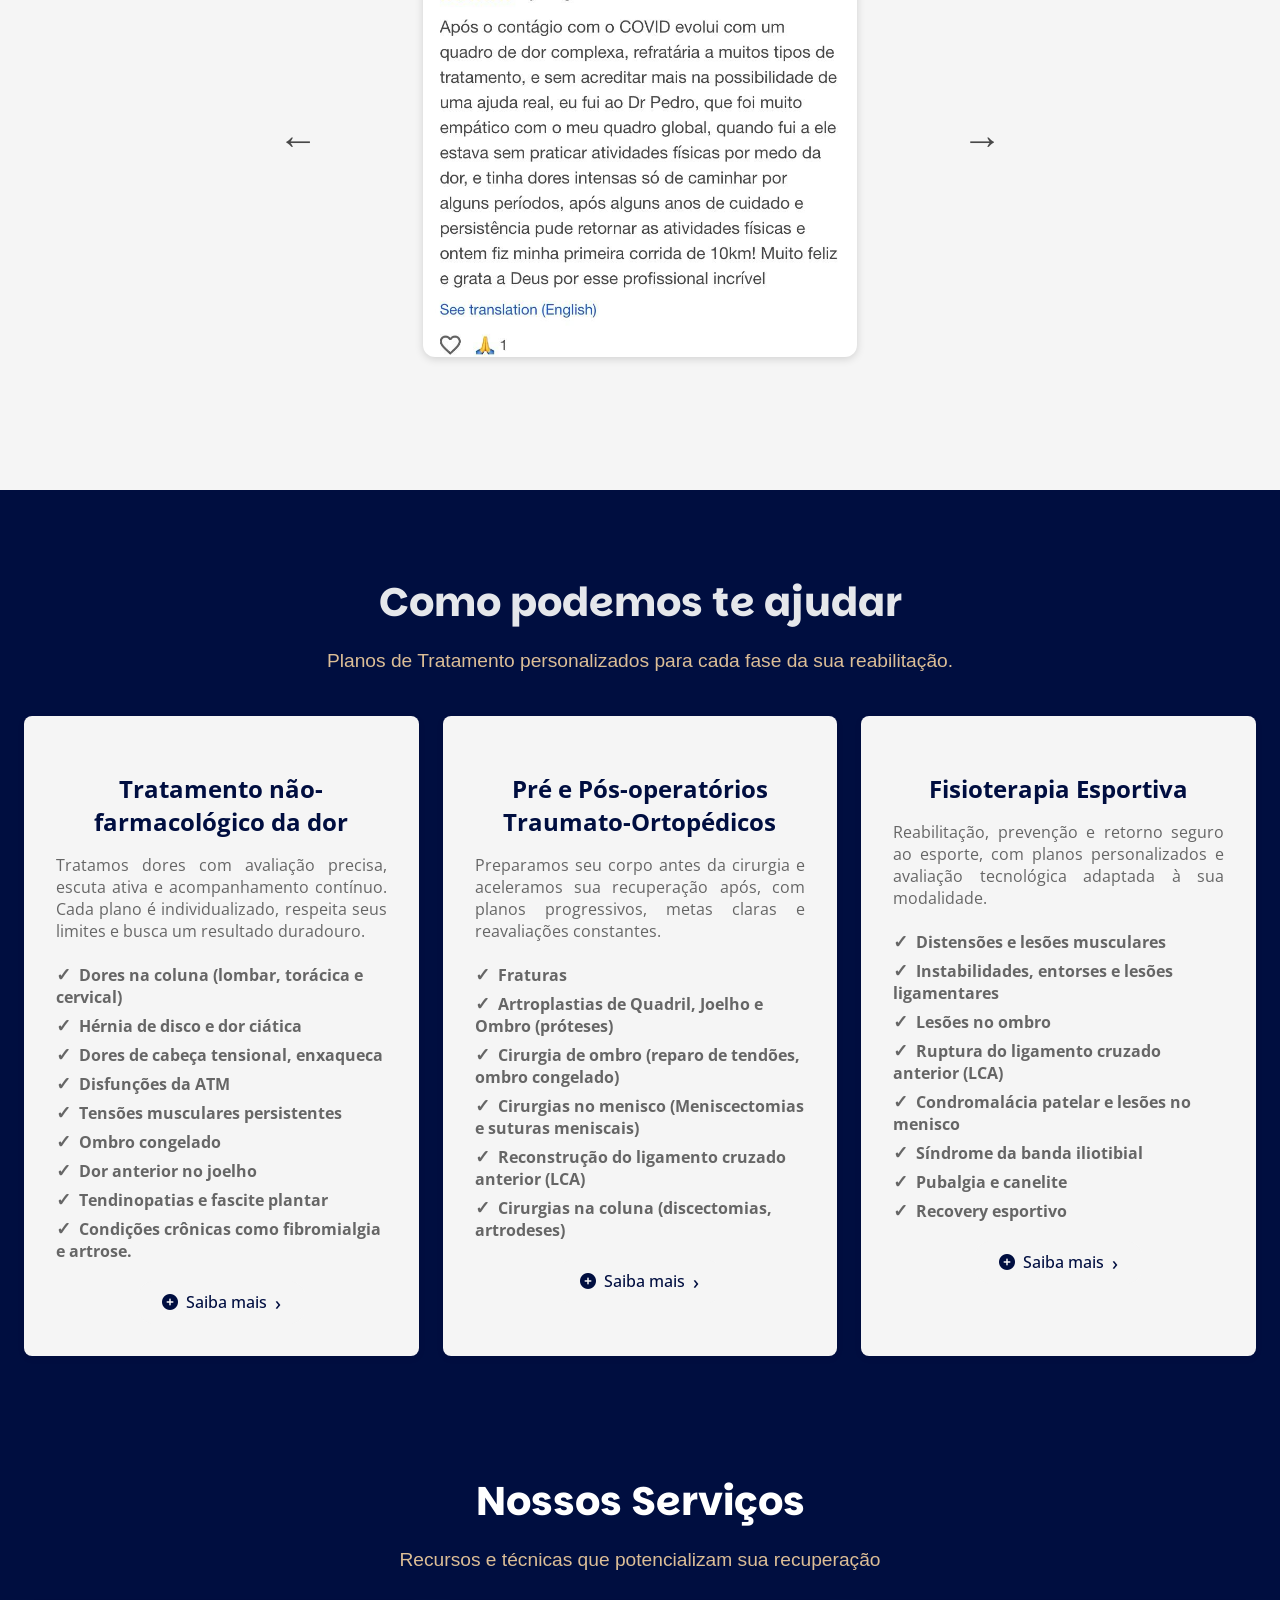
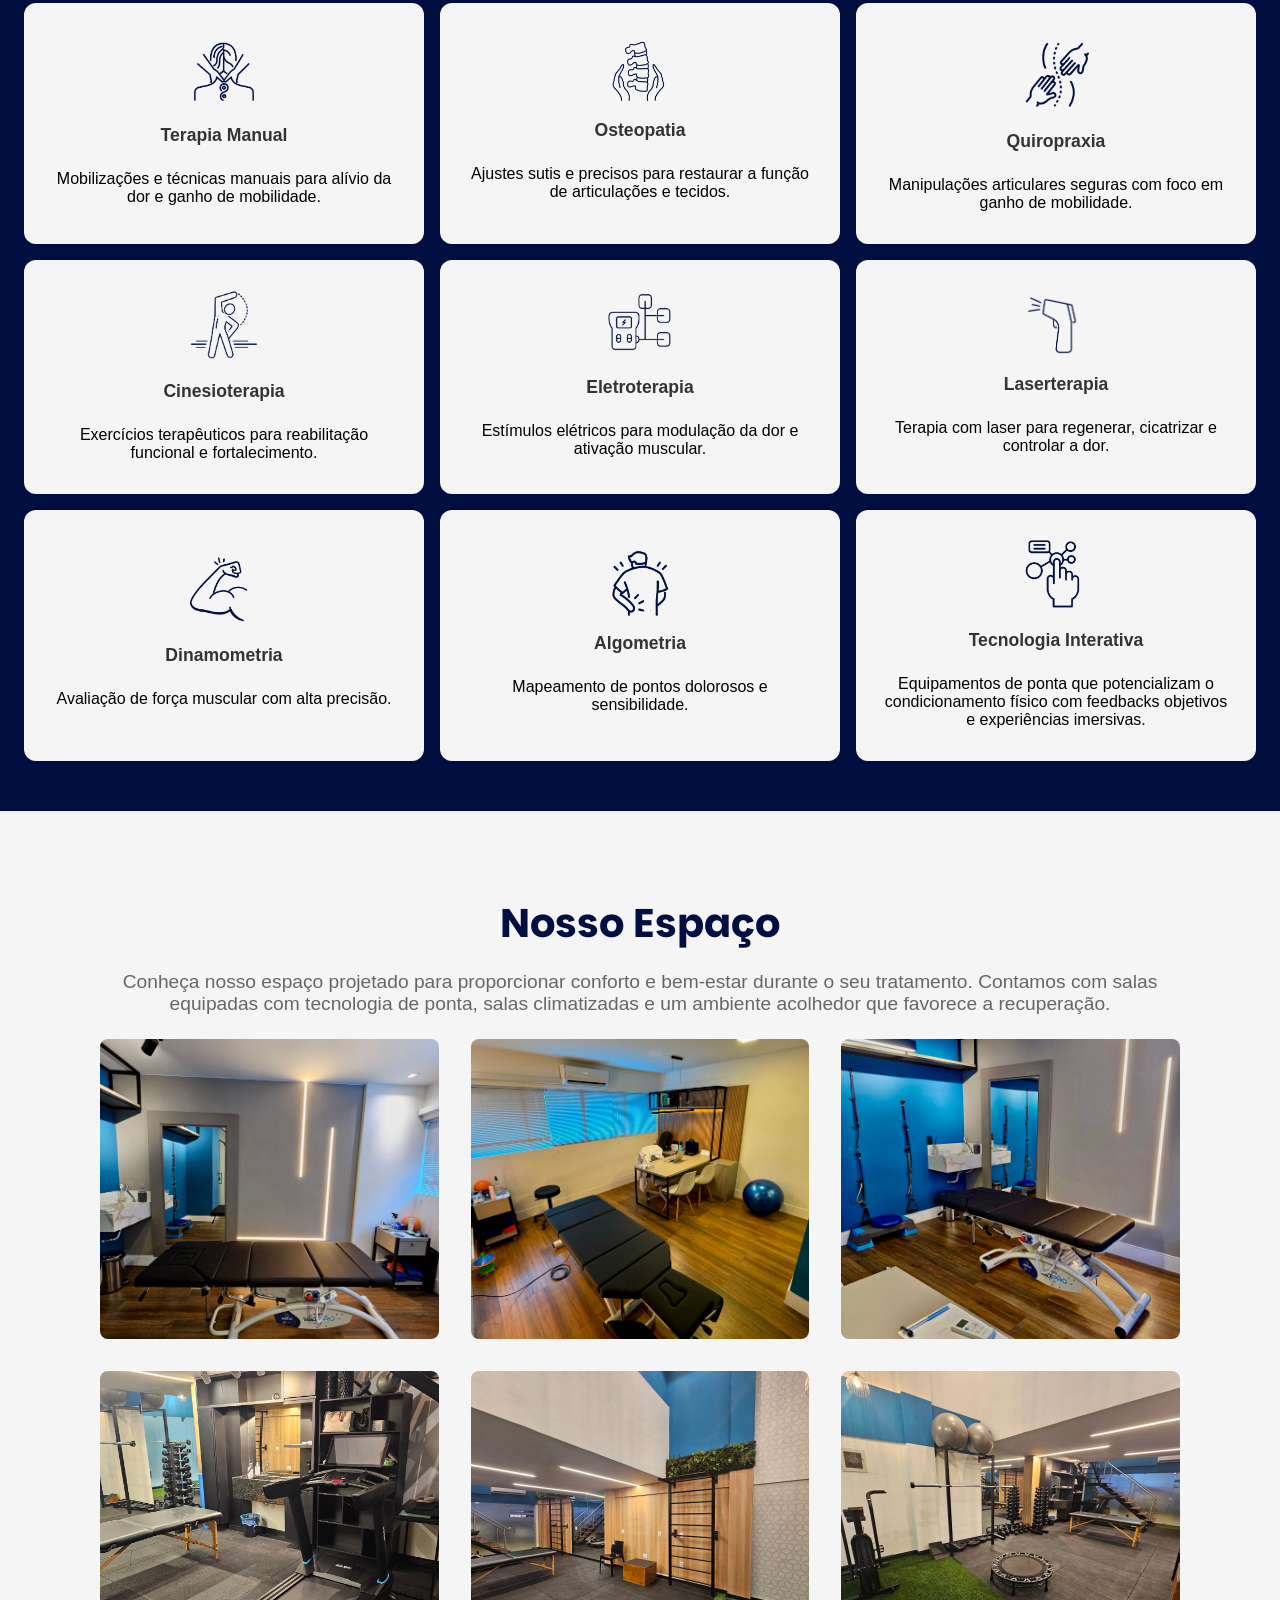
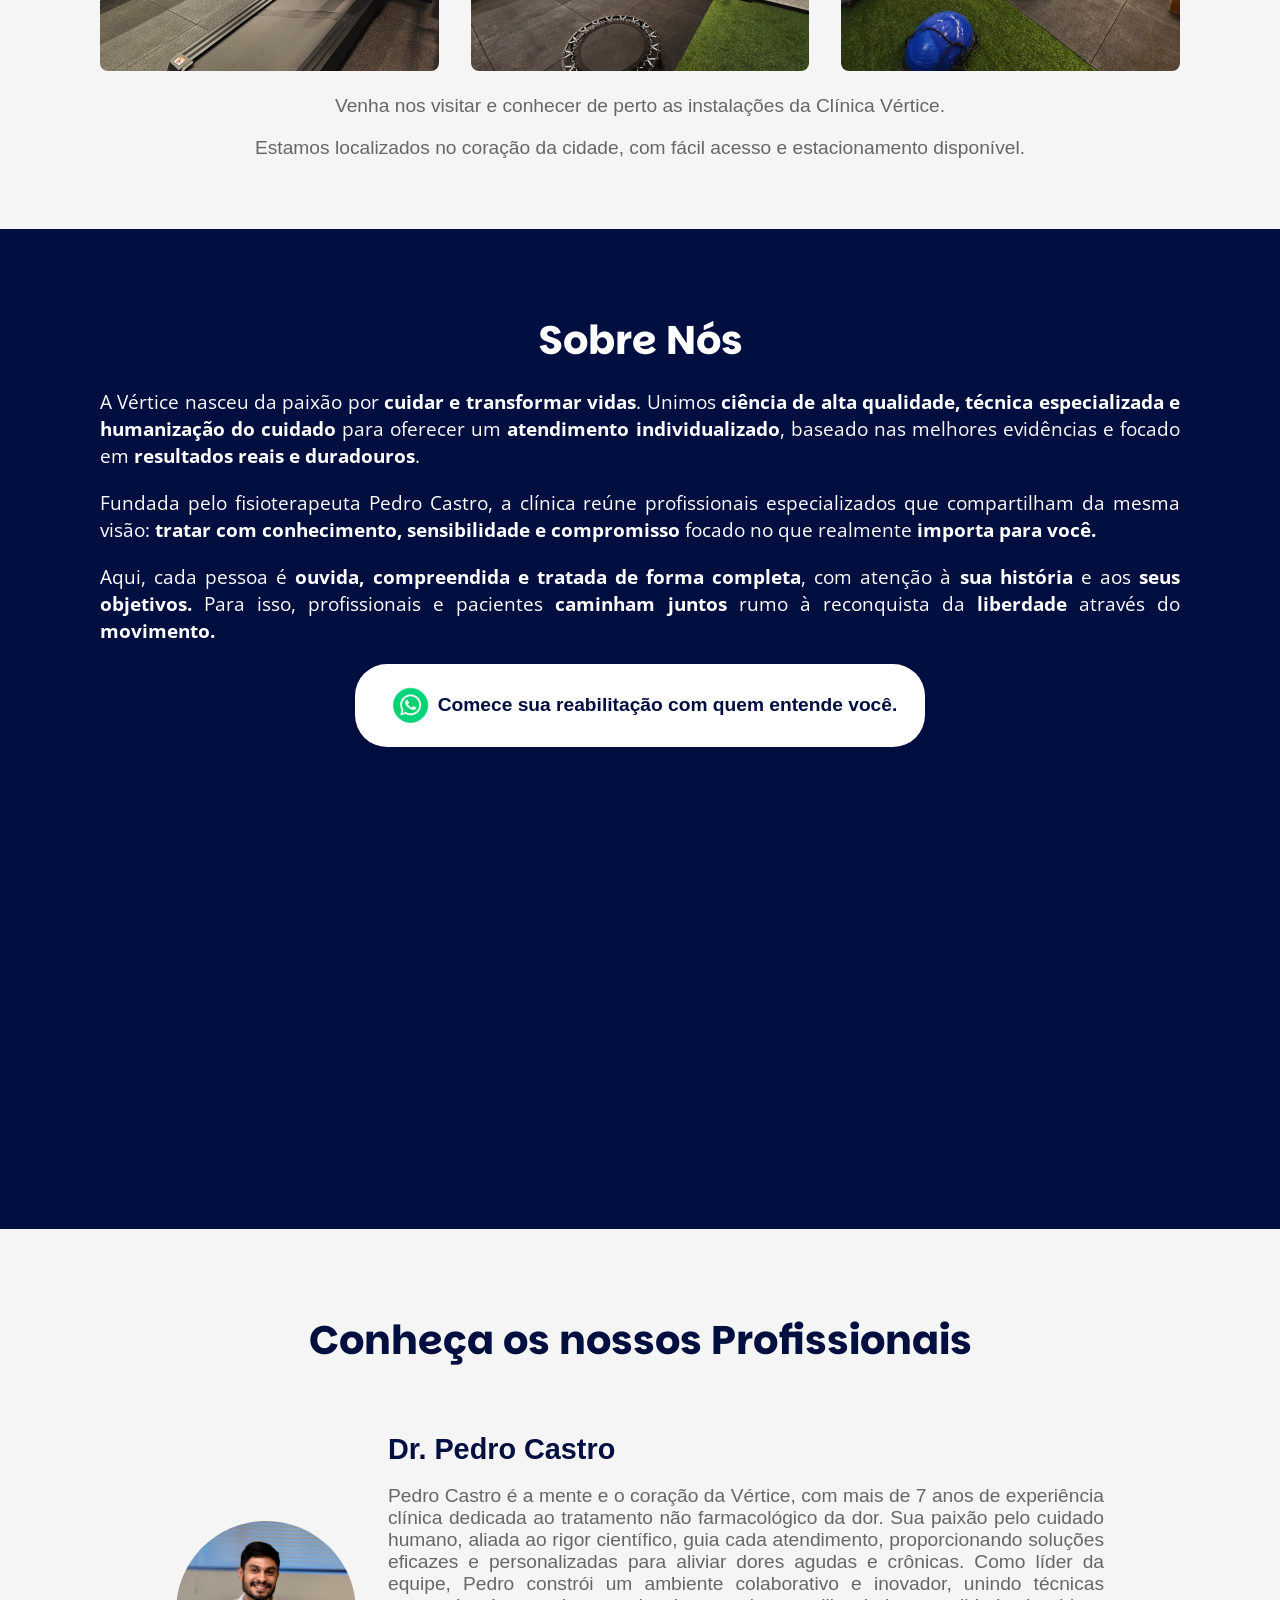
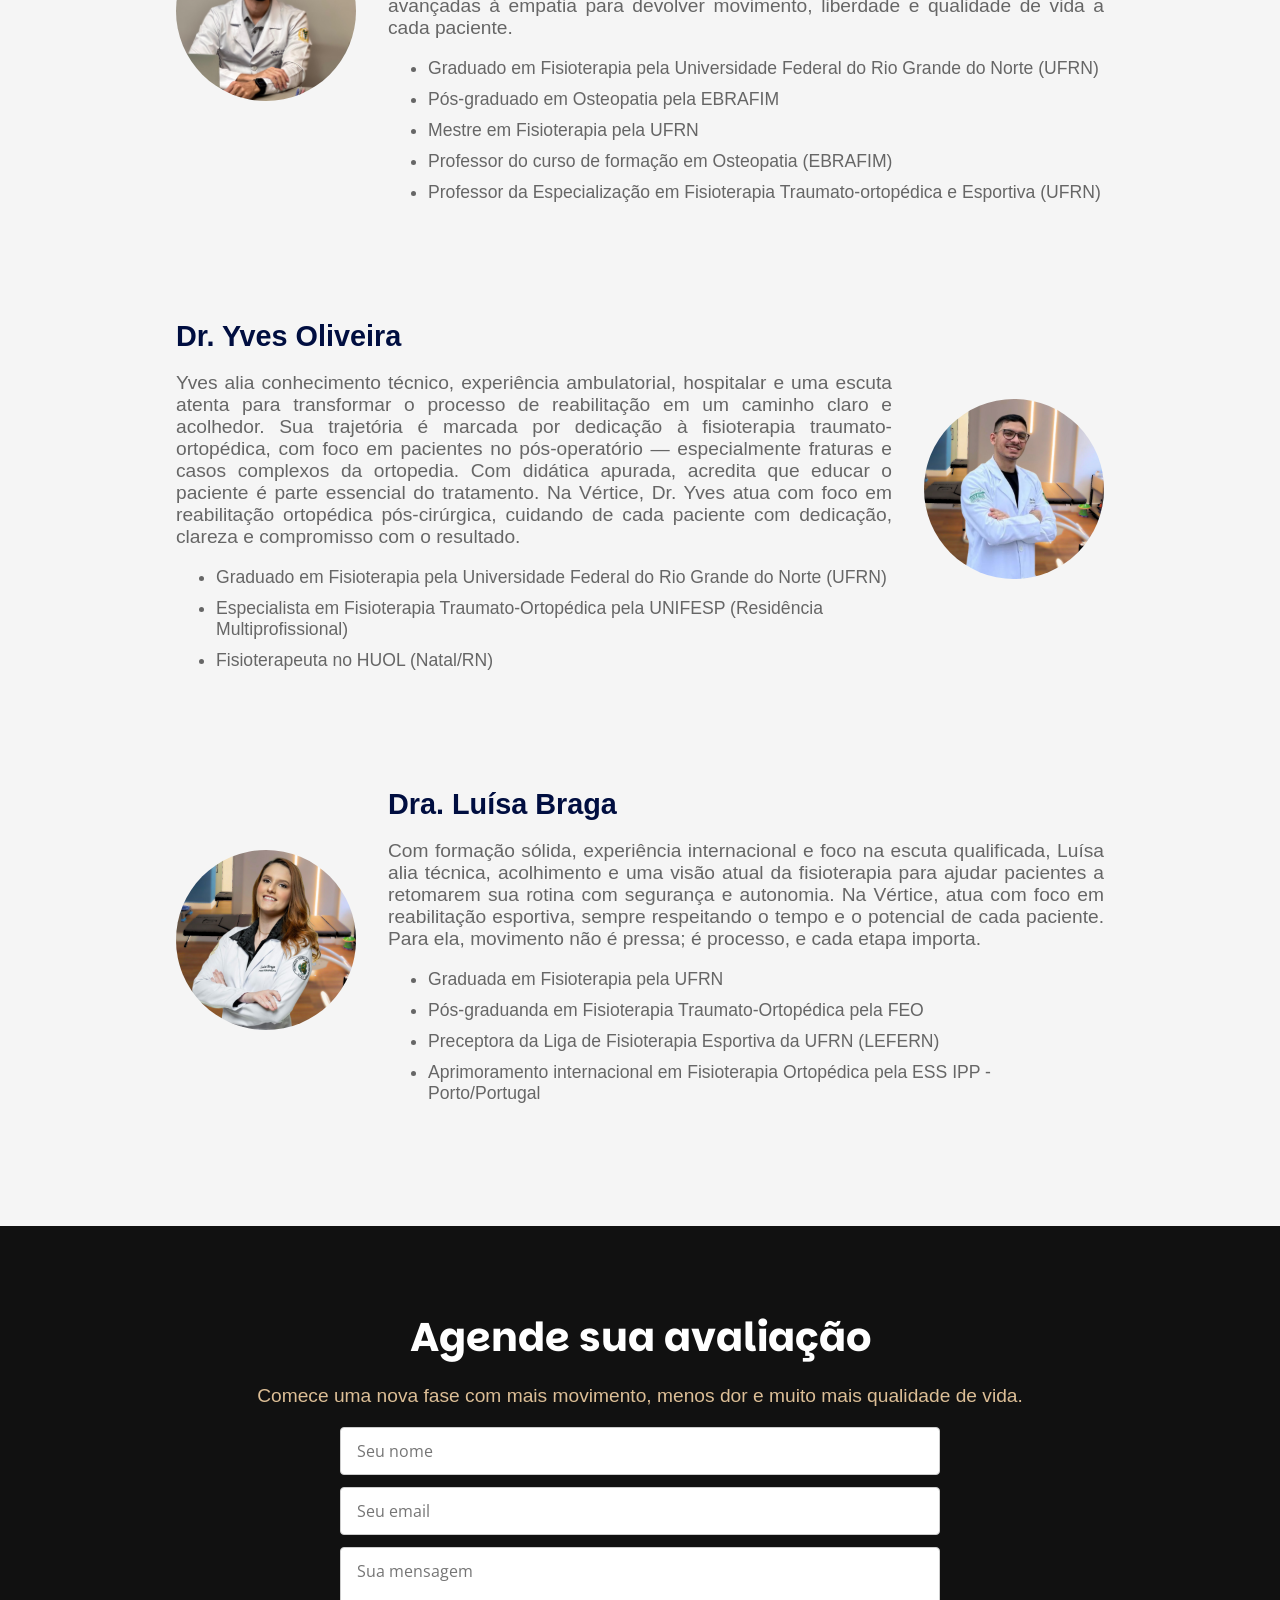
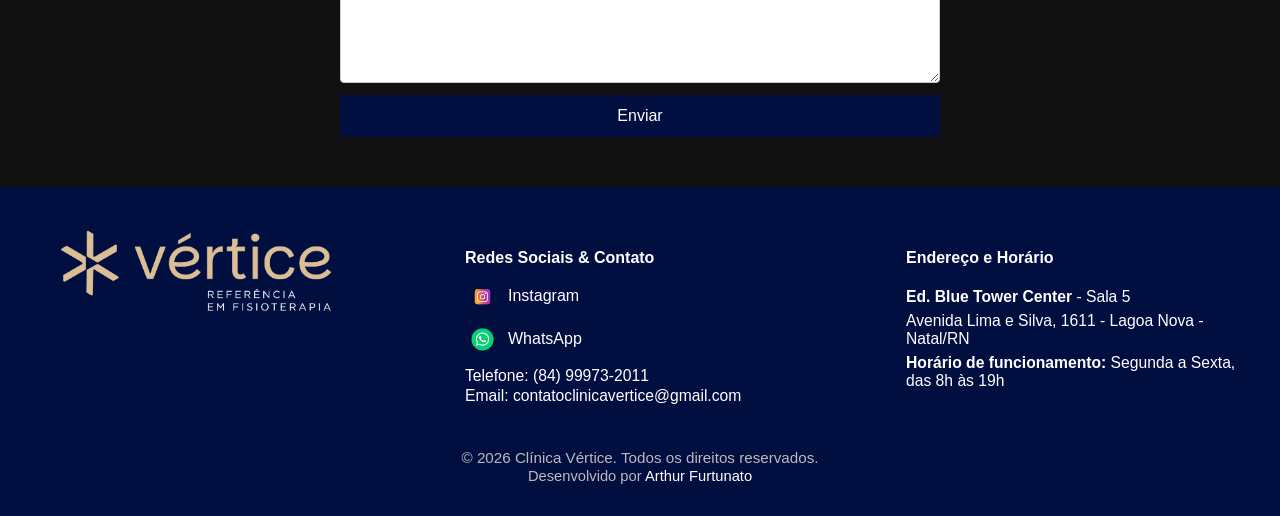
<file: _antigo/index.html>
<!DOCTYPE html>
<html lang="en">
<head>
    <meta charset="UTF-8">
    <meta name="viewport" content="width=device-width, initial-scale=1.0">
    <title>Clinica Vértice</title>
    <link rel="stylesheet" href="style/style.css">
    <link rel="preconnect" href="https://fonts.googleapis.com">
    <link rel="preconnect" href="https://fonts.gstatic.com" crossorigin>
    <link href="https://fonts.googleapis.com/css2?family=Montserrat:ital,wght@0,100..900;1,100..900&display=swap" rel="stylesheet">
    <link href="https://fonts.googleapis.com/css2?family=Montserrat:ital,wght@0,100..900;1,100..900&family=Open+Sans:ital,wght@0,300..800;1,300..800&display=swap" rel="stylesheet">
    <link href="https://fonts.googleapis.com/css2?family=Parkinsans:wght@300..800&display=swap" rel="stylesheet">
    <link rel="icon" href="assets/img/favicon_vertice_max.png" type="image/png">
    <link href="https://cdnjs.cloudflare.com/ajax/libs/font-awesome/6.4.0/css/all.min.css" rel="stylesheet">
</head>
<body>
    <nav>
        <div class="navbar-container">
            <a id="icone-inicio">
                <img src="assets/img/LOGO_Logo_GP_Versao_PREFERENCIAL-6.png" alt="Ícone Clínica Vértice" class="icone-vertice-img">
            </a>
            <div class="menu-toggle" id="menu-toggle">
                <span></span>
                <span></span>
                <span></span>
            </div>
            <div class="nav-links">
                <a class="nav-link" id="link-inicio">Início</a>
                <a href="#servicos" class="nav-link">Serviços</a>
                <a href="#espaco" class="nav-link">Espaço</a>
                <a href="#sobre" class="nav-link">Sobre Nós</a>
                <a href="#profissionais" class="nav-link">Profissionais</a>
                <a href="#contato" class="nav-link">Contato</a>
            </div>
        </div>
    </nav>
    <main>
        <section class="main-section" id="home">
            <img class="main-image" src="assets/img/imagem-principal.svg" alt="Clínica Vértice">
        </section>
        <section class="numbers-section">
            <h2>Nossos Diferenciais</h2>
            <p>Você no centro do cuidado sempre.</p>
            <div class="info-section lazy-section" id="section-to-load">
                <div class="info-card-number">
                    <i class="fa-solid fa-users info-icon"></i>
                    <div class="info-title">Atendimentos</div>
                    <div class="info-value atendimentos animated" data-target="4600">0</div>
                </div>
                <div class="info-card-number">
                    <i class="fa-solid fa-globe info-icon"></i>
                    <div class="info-title">Consultoria Online</div>
                    <div class="info-value consultoria" data-target="24">0</div>
                    </div>
                <div class="info-card-number">
                    <img src="assets/img/5_estrelas.png" alt="Avaliação Média">
                    <div class="info-title">Avaliação Média</div>
                    <div class="info-value avaliacao" data-target="5">5/5</div>
                </div>
                <div class="info-card-number">
                    <i class="fa-solid fa-building info-icon"></i>
                    <div class="info-title">Espaço</div>
                    <div class="info-value espaco" data-target="80">0</div>
                </div>
            </div>
        </section>
        <section class="client-assessment-section">
            <h2>Conheça o que nossos pacientes dizem</h2>
            <p>Histórias que inspiram. Resultados que transformam.</p>
            <div class="carousel-wrapper">
                <button class="prev">&#8592;</button>
                <div class="client-assessment-container">
                    <img src="assets/img/cliente_comentario_1.jpeg" alt="Avaliação Cliente 1" class="slide active">
                    <img src="assets/img/cliente_comentario_2.jpeg" alt="Avaliação Cliente 2" class="slide">
                    <img src="assets/img/cliente_comentario_3.jpeg" alt="Avaliação Cliente 3" class="slide">
                    <img src="assets/img/cliente_comentario_4.jpeg" alt="Avaliação Cliente 4" class="slide">
                    <img src="assets/img/cliente_comentario_5.jpeg" alt="Avaliação Cliente 5" class="slide">
                    <img src="assets/img/cliente_comentario_6.jpeg" alt="Avaliação Cliente 6" class="slide">
                    <img src="assets/img/cliente_comentario_7.jpeg" alt="Avaliação Cliente 7" class="slide">
                </div>
                <button class="next">&#8594;</button>
            </div>
        </section>
        <section class="services-section" id="servicos">
            <h2>Como podemos te ajudar</h2>
            <p>Planos de Tratamento personalizados para cada fase da sua reabilitação.</p>
            <div class="services-container">
                <div class="service-card">
                    <h3>Tratamento não-farmacológico da dor</h3>
                    <p>Tratamos dores com avaliação precisa, escuta ativa e acompanhamento contínuo. Cada plano é individualizado, respeita seus limites e busca um resultado duradouro.</p>
                    <ul class="check-list">
                        <li>Dores na coluna (lombar, torácica e cervical)</li>
                        <li>Hérnia de disco e dor ciática</li>
                        <li>Dores de cabeça tensional, enxaqueca</li>
                        <li>Disfunções da ATM</li>
                        <li>Tensões musculares persistentes</li>
                        <li>Ombro congelado</li>
                        <li>Dor anterior no joelho</li>
                        <li>Tendinopatias e fascite plantar</li>
                        <li>Condições crônicas como fibromialgia e artrose.</li>
                    </ul>
                    <a class="link-saiba-mais"href="https://wa.me/5584999732011" target="_blank">
                        <i class="fa-solid fa-circle-plus"></i>
                        Saiba mais
                    </a>
                </div>
                <div class="service-card">
                    <h3>Pré e Pós-operatórios Traumato-Ortopédicos</h3>
                    <p>Preparamos seu corpo antes da cirurgia e aceleramos sua recuperação após, com planos progressivos, metas claras e reavaliações constantes.</p>
                    <ul class="check-list">
                        <li>Fraturas</li>
                        <li>Artroplastias de Quadril, Joelho e Ombro (próteses)</li>
                        <li>Cirurgia de ombro (reparo de tendões, ombro congelado)</li>
                        <li>Cirurgias no menisco (Meniscectomias e suturas meniscais)</li>
                        <li>Reconstrução do ligamento cruzado anterior (LCA)</li>
                        <li>Cirurgias na coluna (discectomias, artrodeses)</li>
                    </ul>
                    <a class="link-saiba-mais"href="https://wa.me/5584999732011" target="_blank">
                        <i class="fa-solid fa-circle-plus"></i>
                        Saiba mais
                    </a>
                </div>
                <div class="service-card">
                    <h3>Fisioterapia Esportiva</h3>
                    <p>Reabilitação, prevenção e retorno seguro ao esporte, com planos personalizados e avaliação tecnológica adaptada à sua modalidade.</p>
                    <ul class="check-list">
                        <li>Distensões e lesões musculares</li>
                        <li>Instabilidades, entorses e lesões ligamentares</li>
                        <li>Lesões no ombro</li>
                        <li>Ruptura do ligamento cruzado anterior (LCA)</li>
                        <li>Condromalácia patelar e lesões no menisco</li>
                        <li>Síndrome da banda iliotibial</li>
                        <li>Pubalgia e canelite</li>
                        <li>Recovery esportivo</li>
                    </ul>
                    <a class="link-saiba-mais"href="https://wa.me/5584999732011" target="_blank">
                        <i class="fa-solid fa-circle-plus"></i>
                        Saiba mais
                    </a>
                </div>
            </div>
        </section>
        <section class="resource-section">
            <h2>Nossos Serviços</h2>
            <p>Recursos e técnicas que potencializam sua recuperação</p>
            <div class="info-section">
                <div class="info-card">
                    <img src="assets/img/Terapia_Manual.png" alt="Terapia Manual">
                    <div class="info-title">Terapia Manual</div>
                    <p>Mobilizações e técnicas manuais para alívio da dor e ganho de mobilidade.</p>
                </div>
                <div class="info-card">
                    <img src="assets/img/Osteopatia.png" alt="Osteopatia">
                    <div class="info-title">Osteopatia</div>
                    <p>Ajustes sutis e precisos para restaurar a função de articulações e tecidos.</p>
                </div>
                <div class="info-card">
                    <img src="assets/img/Quiropraxia.png" alt="Quiropraxia">
                    <div class="info-title">Quiropraxia</div>
                    <p>Manipulações articulares seguras com foco em ganho de mobilidade.</p>
                </div>
                <div class="info-card">
                    <img src="assets/img/Cinesioterapia.png" alt="Cinesioterapia">
                    <div class="info-title">Cinesioterapia</div>
                    <p>Exercícios terapêuticos para reabilitação funcional e fortalecimento.</p>
                </div>
                <div class="info-card">
                    <img src="assets/img/Eletroterapia.png" alt="Eletroterapia">
                    <div class="info-title">Eletroterapia</div>
                    <p>Estímulos elétricos para modulação da dor e ativação muscular.</p>
                </div>
                <div class="info-card">
                    <img src="assets/img/Laserterapia.png" alt="Laserterapia">
                    <div class="info-title">Laserterapia</div>
                    <p>Terapia com laser para regenerar, cicatrizar e controlar a dor.</p>
                </div>
                <div class="info-card">
                    <img src="assets/img/Dinamometria_Manual.png" alt="Dinamometria">
                    <div class="info-title">Dinamometria</div>
                    <p>Avaliação de força muscular com alta precisão.</p>
                </div>
                <div class="info-card">
                    <img src="assets/img/algometria.png" alt="Algometria">
                    <div class="info-title">Algometria</div>
                    <p>Mapeamento de pontos dolorosos e sensibilidade.</p>
                </div>
                <div class="info-card">
                    <img src="assets/img/Tecnologia.png" alt="Tecnologia Interativa">
                    <div class="info-title">Tecnologia Interativa</div>
                    <p>Equipamentos de ponta que potencializam o condicionamento físico com feedbacks objetivos e experiências imersivas.</p>
                </div>
            </div>
        </section>
        <section class="space-section" id="espaco">
            <h2>Nosso Espaço</h2>
            <p>Conheça nosso espaço projetado para proporcionar conforto e bem-estar durante o seu tratamento. Contamos com salas equipadas com tecnologia de ponta, salas climatizadas e um ambiente acolhedor que favorece a recuperação.</p>
            <div class="gallery">
                <img class="space-image" src="assets/img/foto_clinica_1.jpg">
                <img class="space-image" src="assets/img/foto_clinica_2.jpg">
                <img class="space-image" src="assets/img/foto_clinica_3.jpg">
                <img class="space-image" src="assets/img/foto_clinica_4.jpg">
                <img class="space-image" src="assets/img/foto_clinica_5.jpg">
                <img class="space-image" src="assets/img/foto_clinica_6.jpg">
            </div>
            <p>Venha nos visitar e conhecer de perto as instalações da Clínica Vértice.</p>
            <p>Estamos localizados no coração da cidade, com fácil acesso e estacionamento disponível.</p>

            <!-- Lightbox Modal -->
            <div id="lightbox" class="lightbox">
                <span class="close">&times;</span>
                <img class="lightbox-content" id="lightbox-img">
                <div id="caption"></div>
            </div>
        </section>
        <section class="about-section" id="sobre">
            <h2>Sobre Nós</h2>
            <p>A Vértice nasceu da paixão por <b>cuidar e transformar vidas</b>. Unimos <b>ciência de alta qualidade, técnica especializada e humanização do cuidado</b> para oferecer um <b>atendimento individualizado</b>, baseado nas melhores evidências e focado em <b>resultados reais e duradouros</b>.</p>
            <p>Fundada pelo fisioterapeuta Pedro Castro, a clínica reúne profissionais especializados que compartilham da mesma visão: <b>tratar com conhecimento, sensibilidade e compromisso</b> focado no que realmente <b>importa para você.</b></p>
            <p>Aqui, cada pessoa é <b>ouvida, compreendida e tratada de forma completa</b>, com atenção à <b>sua história</b> e aos <b>seus objetivos.</b> Para isso, profissionais e pacientes <b>caminham juntos</b> rumo à reconquista da <b>liberdade</b> através do <b>movimento.</b></p>
            <a class="contact-me" href="https://wa.me/5584999732011" target="_blank">
                <!-- <i class="fa-solid fa-message"></i> -->
                <img src="assets/img/whatsapp-icon.png" alt="WhatsApp" class="social-icon">
                Comece sua reabilitação com quem entende você.
            </a>
        </section>
        <section class="profissionais-section" id="profissionais">
            <h2>Conheça os nossos Profissionais</h2>
            <div class="profissionais">
                <div class="profissional">
                    <img src="assets/img/Foto_PHMC_VÉRTICE.jpg" alt="Dr. Pedro Castro" class="pedro-foto">
                    <div class="descricao">
                        <h3>Dr. Pedro Castro</h3>
                        <p>Pedro Castro é a mente e o coração da Vértice, com mais de 7 anos de experiência clínica dedicada ao tratamento não farmacológico da dor. Sua paixão pelo cuidado humano, aliada ao rigor científico, guia cada atendimento, proporcionando soluções eficazes e personalizadas para aliviar dores agudas e crônicas. Como líder da equipe, Pedro constrói um ambiente colaborativo e inovador, unindo técnicas avançadas à empatia para devolver movimento, liberdade e qualidade de vida a cada paciente.</p>
                        <ul>
                            <li>Graduado em Fisioterapia pela Universidade Federal do Rio Grande do Norte (UFRN) </li>
                            <li>Pós-graduado em Osteopatia pela EBRAFIM</li>
                            <li>Mestre em Fisioterapia pela UFRN</li>
                            <li>Professor do curso de formação em Osteopatia (EBRAFIM)</li>
                            <li>Professor da Especialização em Fisioterapia Traumato-ortopédica e Esportiva (UFRN)</li>
                        </ul>
                    </div>
                </div>
                <div class="profissional invertido">
                    <img src="assets/img/foto_YO_profissional.png" alt="Dr. Yves Oliveira">
                    <div class="descricao">
                        <h3>Dr. Yves Oliveira</h3>
                        <p>Yves alia conhecimento técnico, experiência ambulatorial, hospitalar e uma escuta atenta para transformar o processo de reabilitação em um caminho claro e acolhedor. Sua trajetória é marcada por dedicação à fisioterapia traumato-ortopédica, com foco em pacientes no pós-operatório — especialmente fraturas e casos complexos da ortopedia. Com didática apurada, acredita que educar o paciente é parte essencial do tratamento. Na Vértice, Dr. Yves atua com foco em reabilitação ortopédica pós-cirúrgica, cuidando de cada paciente com dedicação, clareza e compromisso com o resultado.</p>
                        <ul>
                            <li>Graduado em Fisioterapia pela Universidade Federal do Rio Grande do Norte (UFRN)</li>
                            <li>Especialista em Fisioterapia Traumato-Ortopédica pela UNIFESP (Residência Multiprofissional)</li>
                            <li>Fisioterapeuta no HUOL (Natal/RN)</li>
                    </div>
                </div>
                <div class="profissional">
                    <img src="assets/img/foto_LB_profissional.png" alt="Dra. Luisa" class="luisa-foto">
                    <div class="descricao">
                        <h3>Dra. Luísa Braga</h3>
                        <p>Com formação sólida, experiência internacional e foco na escuta qualificada, Luísa alia técnica, acolhimento e uma visão atual da fisioterapia para ajudar pacientes a retomarem sua rotina com segurança e autonomia. Na Vértice, atua com foco em reabilitação esportiva, sempre respeitando o tempo e o potencial de cada paciente. Para ela, movimento não é pressa; é processo, e cada etapa importa.</p>
                        <ul>
                            <li>Graduada em Fisioterapia pela UFRN</li>
                            <li>Pós-graduanda em Fisioterapia Traumato-Ortopédica pela FEO</li>
                            <li>Preceptora da Liga de Fisioterapia Esportiva da UFRN (LEFERN)</li>
                            <li>Aprimoramento internacional em Fisioterapia Ortopédica pela ESS IPP - Porto/Portugal</li>
                </div>
            </div>
        </section>
        <section class="contact-section" id="contato">
            <h2>Agende sua avaliação</h2>
            <p>Comece uma nova fase com mais movimento, menos dor e muito mais qualidade de vida.</p>
            <form class="contact-form" method="post">
                <input type="text" name="name" id="nome" placeholder="Seu nome" required>
                <input type="email" name="email" id="email" placeholder="Seu email" required>
                <textarea name="message" id="mensagem" rows="5" placeholder="Sua mensagem" required></textarea>
                <button type="submit">Enviar</button>
            </form>
        </section>
    </main>
    <footer>
        <div class="footer-container">
            <div class="footer-col footer-col-logo">
                <img src="assets/img/LOGO_Logo_GP_Versao_PREFERENCIAL-6.png" alt="Logo Clínica Vértice" class="footer-logo">
            </div>
            <div class="footer-col footer-col-social">
                <h4>Redes Sociais & Contato</h4>
                <div class="social-links">
                <a href="https://www.instagram.com/_verticefisio/" class="social-link" target="_blank">
                    <img src="assets/img/instagram-icon.png" alt="Instagram" class="social-icon">
                    Instagram
                </a>
                <a href="https://wa.me/5584999732011" class="social-link" target="_blank">
                    <img src="assets/img/whatsapp-icon.png" alt="WhatsApp" class="social-icon">
                    WhatsApp
                </a>
                </div>
                <div class="contact-info">
                <p>Telefone: (84) 99973-2011</p>
                <p>Email: contatoclinicavertice@gmail.com</p>
                </div>
            </div>
            <div class="footer-col footer-col-info">
                <h4>Endereço e Horário</h4>
                <p><b>Ed. Blue Tower Center</b> - Sala 5</p>
                <p>Avenida Lima e Silva, 1611 - Lagoa Nova - Natal/RN</p>
                <p><b>Horário de funcionamento:</b> Segunda a Sexta, das 8h às 19h</p>
            </div>
            <div class="footer-bottom-bar">
                <span>&copy; 2026 Clínica Vértice. Todos os direitos reservados.</span>
                <span class="footer-credit">Desenvolvido por <a href="https://www.linkedin.com/in/arthur-furtunato-4994a7208/" target="_blank">Arthur Furtunato</a></span>
            </div>
        </div>
    </footer>
    <script src="assets/js/modules/navbar.js"></script>
    <script src="assets/js/modules/whatsapp.js"></script>
    <script src="assets/js/modules/lightbox.js"></script>
    <script src="assets/js/modules/carousel.js"></script>
    <script src="assets/js/modules/lazy-loading.js"></script>
    <script src="assets/js/main.js"></script>
</body>
</html>
</file>
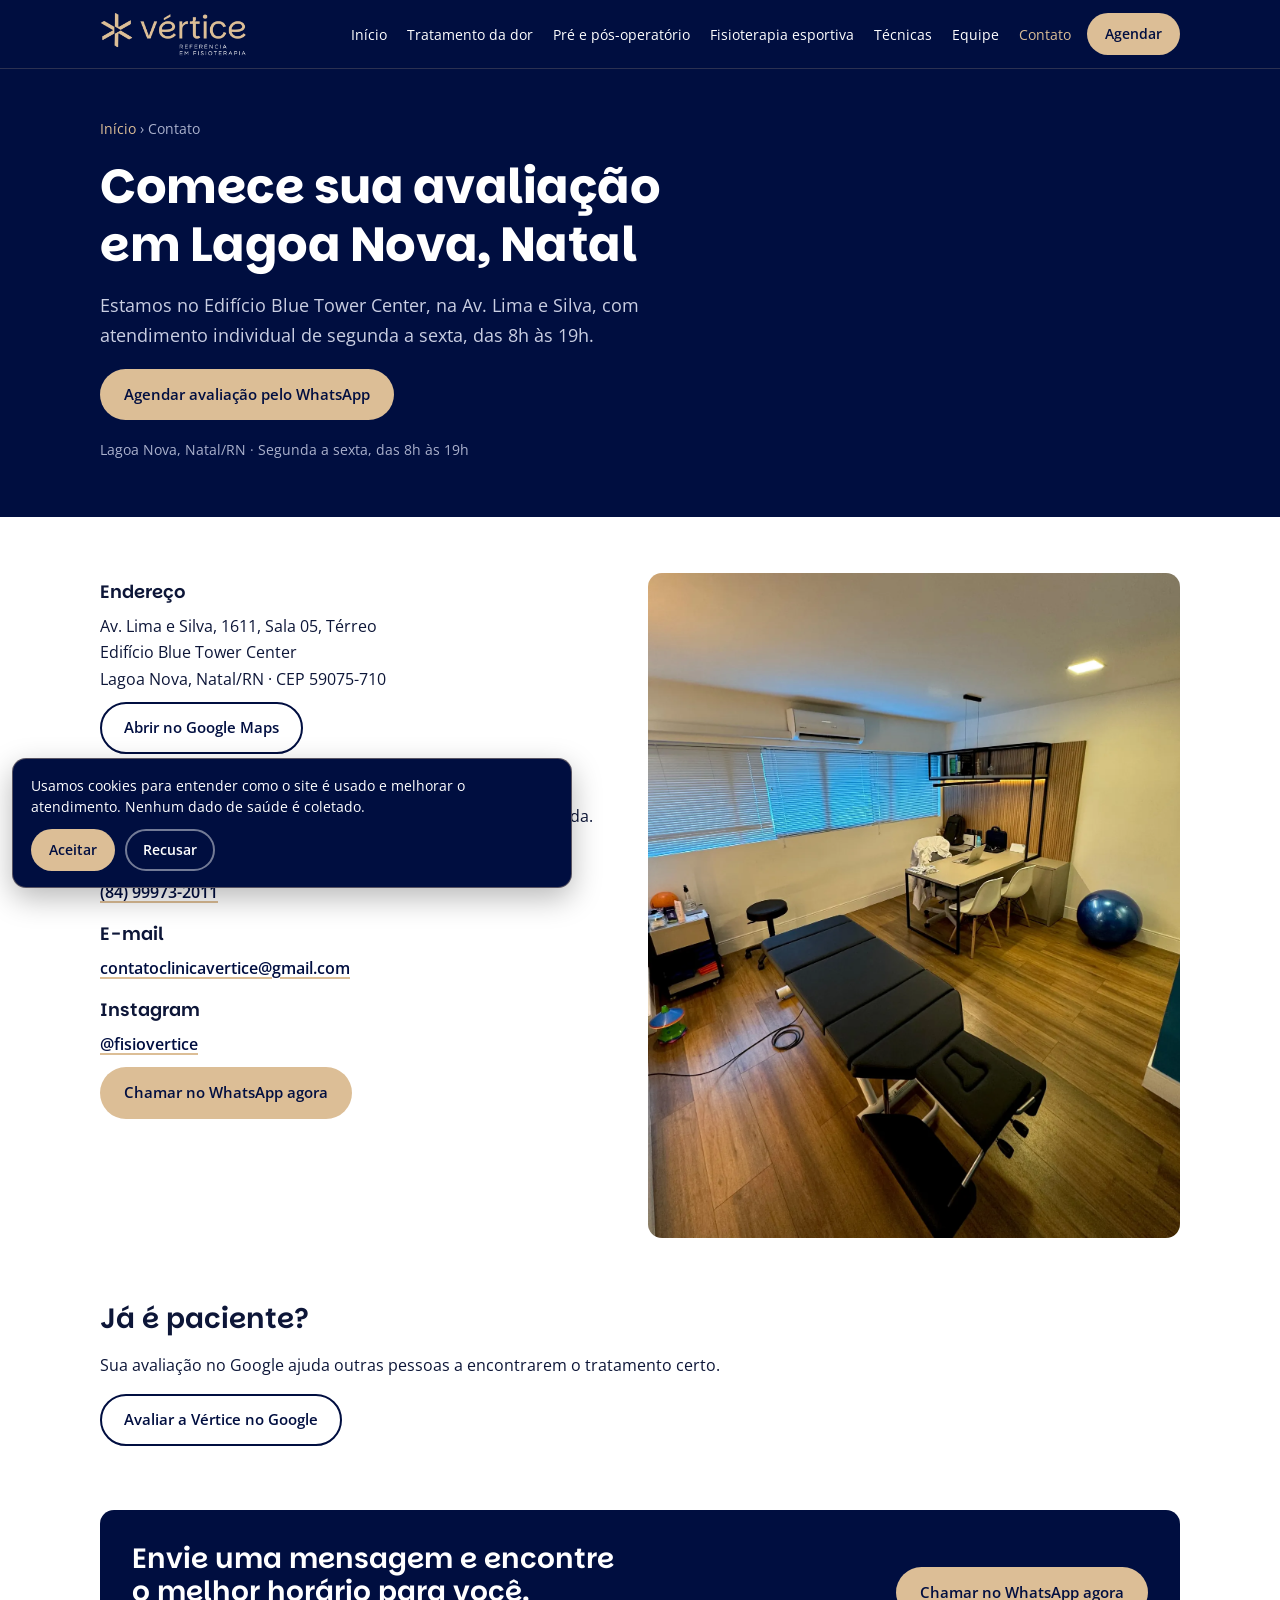
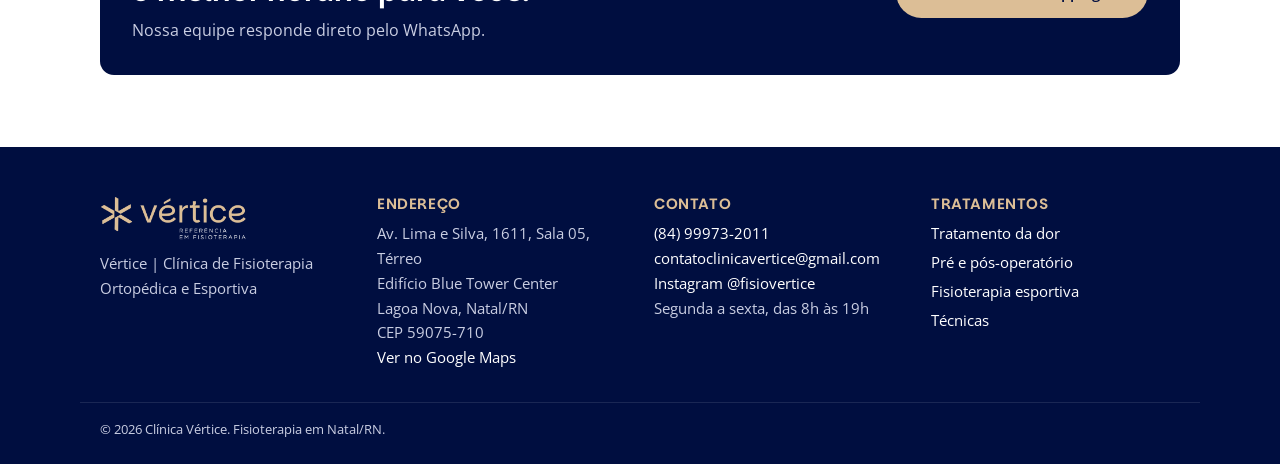
<file: contato/index.html>
<!doctype html>
<html lang="pt-BR">
<head>
<meta charset="utf-8">
<meta name="viewport" content="width=device-width, initial-scale=1">
<title>Endereço e Contato | Clínica Vértice, Lagoa Nova, Natal</title>
<meta name="description" content="Clínica Vértice em Lagoa Nova, Natal (Blue Tower Center, Av. Lima e Silva). Atendimento com hora marcada, seg a sex, 8h às 19h. Chame no WhatsApp.">
<link rel="canonical" href="https://verticefisio.com.br/contato/">
<meta name="robots" content="index, follow">
<meta property="og:type" content="website">
<meta property="og:locale" content="pt_BR">
<meta property="og:site_name" content="Clínica Vértice">
<meta property="og:title" content="Endereço e Contato | Clínica Vértice, Lagoa Nova, Natal">
<meta property="og:description" content="Clínica Vértice em Lagoa Nova, Natal (Blue Tower Center, Av. Lima e Silva). Atendimento com hora marcada, seg a sex, 8h às 19h. Chame no WhatsApp.">
<meta property="og:url" content="https://verticefisio.com.br/contato/">
<meta property="og:image" content="https://verticefisio.com.br/assets/img/espaco-sala-atendimento-1.webp">
<meta name="theme-color" content="#000e40">
<link rel="icon" href="../assets/img/favicon.png" type="image/png">
<link rel="preconnect" href="https://fonts.googleapis.com">
<link rel="preconnect" href="https://fonts.gstatic.com" crossorigin>
<link rel="stylesheet" href="https://fonts.googleapis.com/css2?family=Parkinsans:wght@500;600;700&family=Open+Sans:wght@400;600&family=Roboto:wght@400;500&display=swap">
<link rel="stylesheet" href="../assets/css/style.css">
<script src="../assets/js/consent.js" data-ga="G-JZSLPX08P0" defer></script>
<script type="application/ld+json">
{
 "@context": "https://schema.org",
 "@graph": [
  {
   "@type": [
    "MedicalClinic",
    "Physiotherapy"
   ],
   "@id": "https://verticefisio.com.br/#clinica",
   "name": "Vértice | Clínica de Fisioterapia Ortopédica e Esportiva",
   "alternateName": "Clínica Vértice",
   "url": "https://verticefisio.com.br/",
   "logo": "https://verticefisio.com.br/assets/img/logo-vertice.png",
   "image": "https://verticefisio.com.br/assets/img/espaco-sala-atendimento-1.webp",
   "telephone": "+5584999732011",
   "email": "contatoclinicavertice@gmail.com",
   "address": {
    "@type": "PostalAddress",
    "streetAddress": "Av. Lima e Silva, 1611, Sala 05, Térreo, Edifício Blue Tower Center",
    "addressLocality": "Natal",
    "addressRegion": "RN",
    "postalCode": "59075-710",
    "addressCountry": "BR"
   },
   "geo": {
    "@type": "GeoCoordinates",
    "latitude": -5.8224162,
    "longitude": -35.2166071
   },
   "openingHoursSpecification": [
    {
     "@type": "OpeningHoursSpecification",
     "dayOfWeek": [
      "Monday",
      "Tuesday",
      "Wednesday",
      "Thursday",
      "Friday"
     ],
     "opens": "08:00",
     "closes": "19:00"
    }
   ],
   "hasMap": "https://www.google.com/maps?cid=13641007750675121754",
   "sameAs": [
    "https://www.instagram.com/fisiovertice/",
    "https://www.google.com/maps?cid=13641007750675121754"
   ],
   "medicalSpecialty": [
    "Physiotherapy",
    "Musculoskeletal"
   ],
   "areaServed": {
    "@type": "City",
    "name": "Natal"
   },
   "founder": {
    "@type": "Person",
    "name": "Pedro Castro"
   },
   "availableService": [
    {
     "@type": "MedicalTherapy",
     "name": "Terapia manual"
    },
    {
     "@type": "MedicalTherapy",
     "name": "Osteopatia"
    },
    {
     "@type": "MedicalTherapy",
     "name": "Quiropraxia"
    },
    {
     "@type": "MedicalTherapy",
     "name": "Cinesioterapia"
    },
    {
     "@type": "MedicalTherapy",
     "name": "Eletroterapia"
    },
    {
     "@type": "MedicalTherapy",
     "name": "Laserterapia"
    },
    {
     "@type": "MedicalTherapy",
     "name": "Dinamometria"
    },
    {
     "@type": "MedicalTherapy",
     "name": "Algometria"
    },
    {
     "@type": "MedicalTherapy",
     "name": "Tecnologia interativa"
    }
   ]
  },
  {
   "@type": "WebPage",
   "@id": "https://verticefisio.com.br/contato/",
   "url": "https://verticefisio.com.br/contato/",
   "name": "Endereço e Contato | Clínica Vértice, Lagoa Nova, Natal",
   "description": "Clínica Vértice em Lagoa Nova, Natal (Blue Tower Center, Av. Lima e Silva). Atendimento com hora marcada, seg a sex, 8h às 19h. Chame no WhatsApp.",
   "inLanguage": "pt-BR",
   "isPartOf": {
    "@id": "https://verticefisio.com.br/#site"
   },
   "about": {
    "@id": "https://verticefisio.com.br/#clinica"
   }
  },
  {
   "@type": "WebSite",
   "@id": "https://verticefisio.com.br/#site",
   "url": "https://verticefisio.com.br/",
   "name": "Clínica Vértice",
   "inLanguage": "pt-BR"
  },
  {
   "@type": "BreadcrumbList",
   "itemListElement": [
    {
     "@type": "ListItem",
     "position": 1,
     "name": "Início",
     "item": "https://verticefisio.com.br/"
    },
    {
     "@type": "ListItem",
     "position": 2,
     "name": "Contato",
     "item": "https://verticefisio.com.br/contato/"
    }
   ]
  }
 ]
}
</script>
</head>
<body>
<a class="skip" href="#conteudo">Pular para o conteúdo</a>
<header class="site-header">
  <div class="wrap bar">
    <a class="brand" href="/"><img src="../assets/img/logo-vertice.webp" alt="Clínica Vértice, fisioterapia em Natal" width="520" height="160"></a>
    <nav class="nav-desk" aria-label="Principal"><ul><li><a href="/">Início</a></li><li><a href="/tratamento-da-dor/">Tratamento da dor</a></li><li><a href="/pre-e-pos-operatorio/">Pré e pós-operatório</a></li><li><a href="/fisioterapia-esportiva/">Fisioterapia esportiva</a></li><li><a href="/tecnicas/">Técnicas</a></li><li><a href="/equipe/">Equipe</a></li><li><a href="/contato/" aria-current="page">Contato</a></li></ul></nav>
    <details class="menu"><summary aria-label="Abrir menu">Menu</summary>
      <nav aria-label="Principal (celular)"><ul><li><a href="/">Início</a></li><li><a href="/tratamento-da-dor/">Tratamento da dor</a></li><li><a href="/pre-e-pos-operatorio/">Pré e pós-operatório</a></li><li><a href="/fisioterapia-esportiva/">Fisioterapia esportiva</a></li><li><a href="/tecnicas/">Técnicas</a></li><li><a href="/equipe/">Equipe</a></li><li><a href="/contato/" aria-current="page">Contato</a></li></ul></nav>
    </details>
    <a class="btn btn-sand btn-sm head-cta" href="https://wa.me/5584999732011?text=Ol%C3%A1%21%20Peguei%20o%20contato%20no%20site%20da%20Cl%C3%ADnica%20V%C3%A9rtice%20e%20gostaria%20de%20verificar%20os%20hor%C3%A1rios%20dispon%C3%ADveis%20em%20Lagoa%20Nova." rel="noopener" target="_blank">Agendar</a>
  </div>
</header>
<main id="conteudo">
  <section class="hero">
    <div class="wrap hero-in">
      <div class="hero-text">
        <nav class="crumb" aria-label="Você está em"><a href="/">Início</a> <span aria-hidden="true">›</span> Contato</nav>
        
        <h1>Comece sua avaliação em Lagoa Nova, Natal</h1>
        <p class="lede">Estamos no Edifício Blue Tower Center, na Av. Lima e Silva, com atendimento individual de segunda a sexta, das 8h às 19h.</p>
        <div class="hero-actions">
          <a class="btn btn-sand" href="https://wa.me/5584999732011?text=Ol%C3%A1%21%20Peguei%20o%20contato%20no%20site%20da%20Cl%C3%ADnica%20V%C3%A9rtice%20e%20gostaria%20de%20verificar%20os%20hor%C3%A1rios%20dispon%C3%ADveis%20em%20Lagoa%20Nova." rel="noopener" target="_blank">Agendar avaliação pelo WhatsApp</a>
        </div>
        <p class="hero-meta">Lagoa Nova, Natal/RN · Segunda a sexta, das 8h às 19h</p>
      </div>
      
    </div>
  </section>
  <div class="wrap content">

<section class="contact">
  <div class="contact-card">
    <h2>Endereço</h2>
    <p>Av. Lima e Silva, 1611, Sala 05, Térreo<br>Edifício Blue Tower Center<br>Lagoa Nova, Natal/RN · CEP 59075-710</p>
    <p><a class="btn btn-outline" href="https://www.google.com/maps?cid=13641007750675121754" rel="noopener" target="_blank">Abrir no Google Maps</a></p>
    <h2>Horário</h2><p>Segunda a sexta, das 8h às 19h. Atendimento com hora marcada.</p>
    <h2>Telefone e WhatsApp</h2><p><a class="textlink" href="tel:+5584999732011">(84) 99973-2011</a></p>
    <h2>E-mail</h2><p><a class="textlink" href="mailto:contatoclinicavertice@gmail.com">contatoclinicavertice@gmail.com</a></p>
    <h2>Instagram</h2><p><a class="textlink" href="https://www.instagram.com/fisiovertice/" rel="noopener" target="_blank">@fisiovertice</a></p>
    <p><a class="btn btn-sand" href="https://wa.me/5584999732011?text=Ol%C3%A1%21%20Peguei%20o%20contato%20no%20site%20da%20Cl%C3%ADnica%20V%C3%A9rtice%20e%20gostaria%20de%20verificar%20os%20hor%C3%A1rios%20dispon%C3%ADveis%20em%20Lagoa%20Nova." rel="noopener" target="_blank">Chamar no WhatsApp agora</a></p>
  </div>
  <figure><img src="../assets/img/espaco-sala-atendimento-2.webp" alt="Recepção e sala da Clínica Vértice no Edifício Blue Tower Center, Lagoa Nova" width="1400" height="1735" loading="lazy"></figure>
</section>
<section class="reviews"><h2>Já é paciente?</h2><p>Sua avaliação no Google ajuda outras pessoas a encontrarem o tratamento certo.</p>
<p><a class="btn btn-outline" href="https://g.page/r/CVpGV61GmE69EBM/review" rel="noopener" target="_blank">Avaliar a Vértice no Google</a></p></section>
<section class="cta"><div><h2>Envie uma mensagem e encontre o melhor horário para você.</h2><p>Nossa equipe responde direto pelo WhatsApp.</p></div><a class="btn btn-sand" href="https://wa.me/5584999732011?text=Ol%C3%A1%21%20Peguei%20o%20contato%20no%20site%20da%20Cl%C3%ADnica%20V%C3%A9rtice%20e%20gostaria%20de%20verificar%20os%20hor%C3%A1rios%20dispon%C3%ADveis%20em%20Lagoa%20Nova." rel="noopener" target="_blank">Chamar no WhatsApp agora</a></section>
  </div>
</main>
<footer class="site-footer">
  <div class="wrap foot">
    <div>
      <img src="../assets/img/logo-vertice.webp" alt="Clínica Vértice" width="520" height="160" loading="lazy" class="foot-logo">
      <p>Vértice | Clínica de Fisioterapia Ortopédica e Esportiva</p>
    </div>
    <div>
      <h2>Endereço</h2>
      <p>Av. Lima e Silva, 1611, Sala 05, Térreo<br>Edifício Blue Tower Center<br>Lagoa Nova, Natal/RN<br>CEP 59075-710</p>
      <p><a href="https://www.google.com/maps?cid=13641007750675121754" rel="noopener" target="_blank">Ver no Google Maps</a></p>
    </div>
    <div>
      <h2>Contato</h2>
      <p><a href="tel:+5584999732011">(84) 99973-2011</a><br><a href="mailto:contatoclinicavertice@gmail.com">contatoclinicavertice@gmail.com</a><br>
      <a href="https://www.instagram.com/fisiovertice/" rel="noopener" target="_blank">Instagram @fisiovertice</a></p>
      <p>Segunda a sexta, das 8h às 19h</p>
    </div>
    <div>
      <h2>Tratamentos</h2>
      <ul><li><a href="/tratamento-da-dor/">Tratamento da dor</a></li><li><a href="/pre-e-pos-operatorio/">Pré e pós-operatório</a></li>
      <li><a href="/fisioterapia-esportiva/">Fisioterapia esportiva</a></li><li><a href="/tecnicas/">Técnicas</a></li></ul>
    </div>
  </div>
  <div class="wrap legal"><p>© 2026 Clínica Vértice. Fisioterapia em Natal/RN.</p></div>
</footer>
<a class="wa-float" href="https://wa.me/5584999732011?text=Ol%C3%A1%21%20Peguei%20o%20contato%20no%20site%20da%20Cl%C3%ADnica%20V%C3%A9rtice%20e%20gostaria%20de%20verificar%20os%20hor%C3%A1rios%20dispon%C3%ADveis%20em%20Lagoa%20Nova." rel="noopener" target="_blank" aria-label="Agendar pelo WhatsApp"><svg viewBox="0 0 32 32" width="30" height="30" aria-hidden="true" focusable="false"><path fill="#fff" d="M16.04 3C8.86 3 3.03 8.82 3.03 16c0 2.3.6 4.54 1.75 6.52L3 29l6.65-1.74A12.94 12.94 0 0 0 16.04 29C23.2 29 29 23.18 29 16S23.2 3 16.04 3zm0 23.62c-2.02 0-4-.54-5.72-1.57l-.41-.24-3.95 1.03 1.05-3.85-.27-.4A10.6 10.6 0 0 1 5.4 16c0-5.86 4.77-10.63 10.64-10.63 5.86 0 10.6 4.77 10.6 10.63 0 5.87-4.74 10.62-10.6 10.62zm5.83-7.96c-.32-.16-1.89-.93-2.18-1.04-.29-.1-.5-.16-.72.16-.21.32-.82 1.04-1 1.25-.19.21-.37.24-.69.08-.32-.16-1.35-.5-2.57-1.59-.95-.85-1.59-1.9-1.78-2.22-.18-.32-.02-.49.14-.65.14-.14.32-.37.48-.56.16-.18.21-.32.32-.53.1-.21.05-.4-.03-.56-.08-.16-.72-1.73-.98-2.37-.26-.62-.52-.54-.72-.55h-.61c-.21 0-.56.08-.85.4-.29.32-1.12 1.09-1.12 2.66s1.15 3.09 1.31 3.3c.16.21 2.26 3.45 5.47 4.84.77.33 1.36.53 1.83.68.77.24 1.47.21 2.02.13.62-.09 1.89-.77 2.16-1.52.27-.74.27-1.38.19-1.52-.08-.13-.29-.21-.61-.37z"/></svg><span class="sr-only">WhatsApp</span></a>
</body>
</html>
</file>
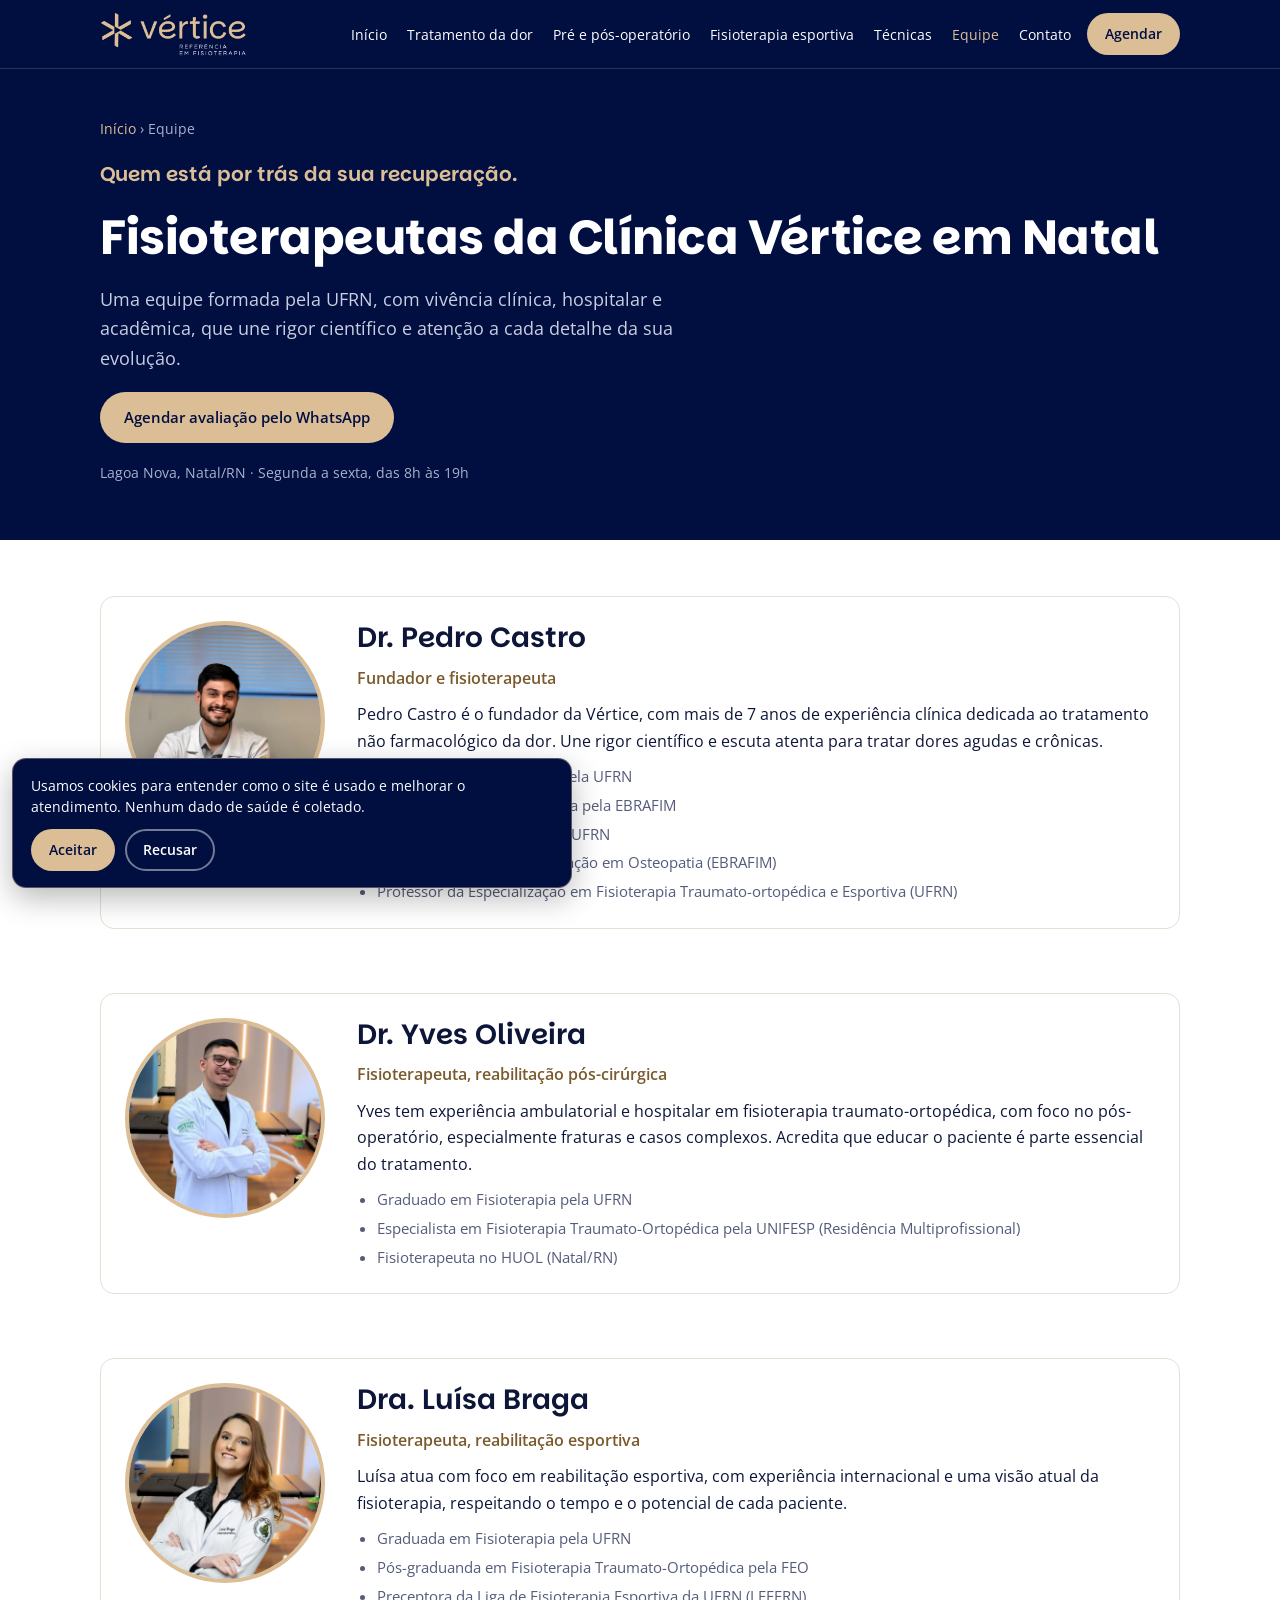
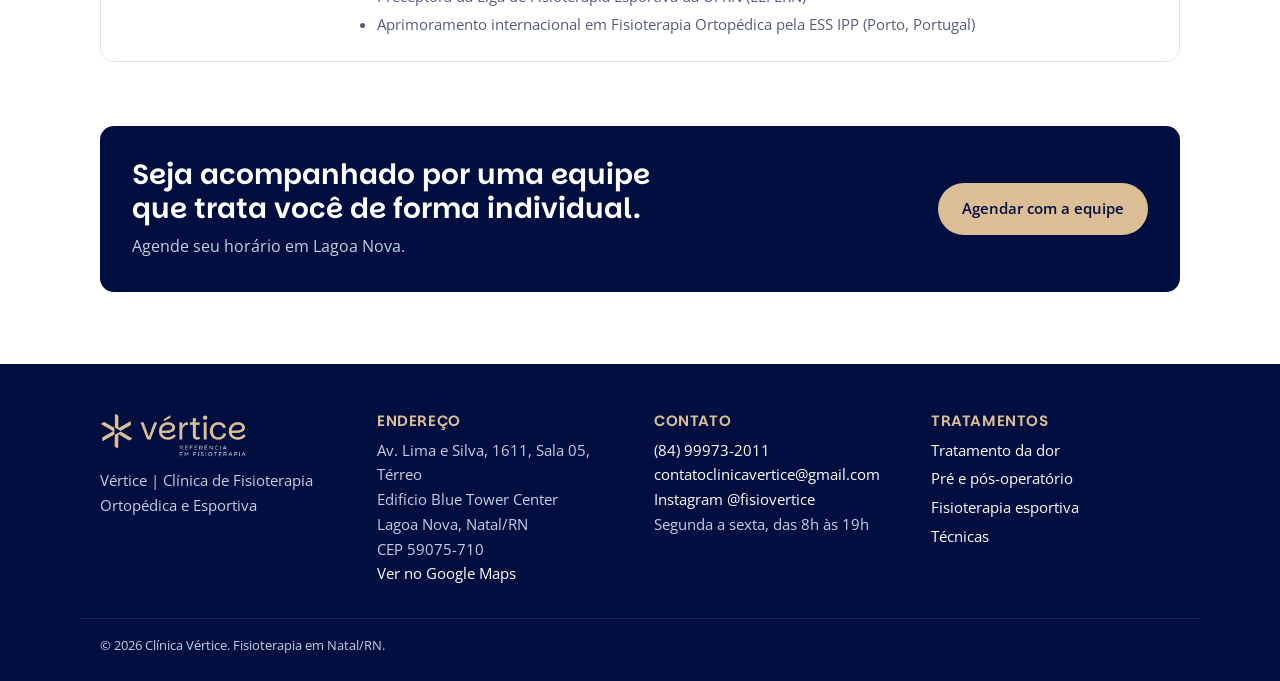
<file: equipe/index.html>
<!doctype html>
<html lang="pt-BR">
<head>
<meta charset="utf-8">
<meta name="viewport" content="width=device-width, initial-scale=1">
<title>Fisioterapeutas em Natal | Equipe da Clínica Vértice</title>
<meta name="description" content="Conheça quem cuida da sua recuperação em Lagoa Nova, Natal: Dr. Pedro Castro, Dr. Yves Oliveira e Dra. Luísa Braga. Formação UFRN, UNIFESP e EBRAFIM.">
<link rel="canonical" href="https://verticefisio.com.br/equipe/">
<meta name="robots" content="index, follow">
<meta property="og:type" content="website">
<meta property="og:locale" content="pt_BR">
<meta property="og:site_name" content="Clínica Vértice">
<meta property="og:title" content="Fisioterapeutas em Natal | Equipe da Clínica Vértice">
<meta property="og:description" content="Conheça quem cuida da sua recuperação em Lagoa Nova, Natal: Dr. Pedro Castro, Dr. Yves Oliveira e Dra. Luísa Braga. Formação UFRN, UNIFESP e EBRAFIM.">
<meta property="og:url" content="https://verticefisio.com.br/equipe/">
<meta property="og:image" content="https://verticefisio.com.br/assets/img/espaco-sala-atendimento-1.webp">
<meta name="theme-color" content="#000e40">
<link rel="icon" href="../assets/img/favicon.png" type="image/png">
<link rel="preconnect" href="https://fonts.googleapis.com">
<link rel="preconnect" href="https://fonts.gstatic.com" crossorigin>
<link rel="stylesheet" href="https://fonts.googleapis.com/css2?family=Parkinsans:wght@500;600;700&family=Open+Sans:wght@400;600&family=Roboto:wght@400;500&display=swap">
<link rel="stylesheet" href="../assets/css/style.css">
<script src="../assets/js/consent.js" data-ga="G-JZSLPX08P0" defer></script>
<script type="application/ld+json">
{
 "@context": "https://schema.org",
 "@graph": [
  {
   "@type": [
    "MedicalClinic",
    "Physiotherapy"
   ],
   "@id": "https://verticefisio.com.br/#clinica",
   "name": "Vértice | Clínica de Fisioterapia Ortopédica e Esportiva",
   "alternateName": "Clínica Vértice",
   "url": "https://verticefisio.com.br/",
   "logo": "https://verticefisio.com.br/assets/img/logo-vertice.png",
   "image": "https://verticefisio.com.br/assets/img/espaco-sala-atendimento-1.webp",
   "telephone": "+5584999732011",
   "email": "contatoclinicavertice@gmail.com",
   "address": {
    "@type": "PostalAddress",
    "streetAddress": "Av. Lima e Silva, 1611, Sala 05, Térreo, Edifício Blue Tower Center",
    "addressLocality": "Natal",
    "addressRegion": "RN",
    "postalCode": "59075-710",
    "addressCountry": "BR"
   },
   "geo": {
    "@type": "GeoCoordinates",
    "latitude": -5.8224162,
    "longitude": -35.2166071
   },
   "openingHoursSpecification": [
    {
     "@type": "OpeningHoursSpecification",
     "dayOfWeek": [
      "Monday",
      "Tuesday",
      "Wednesday",
      "Thursday",
      "Friday"
     ],
     "opens": "08:00",
     "closes": "19:00"
    }
   ],
   "hasMap": "https://www.google.com/maps?cid=13641007750675121754",
   "sameAs": [
    "https://www.instagram.com/fisiovertice/",
    "https://www.google.com/maps?cid=13641007750675121754"
   ],
   "medicalSpecialty": [
    "Physiotherapy",
    "Musculoskeletal"
   ],
   "areaServed": {
    "@type": "City",
    "name": "Natal"
   },
   "founder": {
    "@type": "Person",
    "name": "Pedro Castro"
   },
   "availableService": [
    {
     "@type": "MedicalTherapy",
     "name": "Terapia manual"
    },
    {
     "@type": "MedicalTherapy",
     "name": "Osteopatia"
    },
    {
     "@type": "MedicalTherapy",
     "name": "Quiropraxia"
    },
    {
     "@type": "MedicalTherapy",
     "name": "Cinesioterapia"
    },
    {
     "@type": "MedicalTherapy",
     "name": "Eletroterapia"
    },
    {
     "@type": "MedicalTherapy",
     "name": "Laserterapia"
    },
    {
     "@type": "MedicalTherapy",
     "name": "Dinamometria"
    },
    {
     "@type": "MedicalTherapy",
     "name": "Algometria"
    },
    {
     "@type": "MedicalTherapy",
     "name": "Tecnologia interativa"
    }
   ]
  },
  {
   "@type": "WebPage",
   "@id": "https://verticefisio.com.br/equipe/",
   "url": "https://verticefisio.com.br/equipe/",
   "name": "Fisioterapeutas em Natal | Equipe da Clínica Vértice",
   "description": "Conheça quem cuida da sua recuperação em Lagoa Nova, Natal: Dr. Pedro Castro, Dr. Yves Oliveira e Dra. Luísa Braga. Formação UFRN, UNIFESP e EBRAFIM.",
   "inLanguage": "pt-BR",
   "isPartOf": {
    "@id": "https://verticefisio.com.br/#site"
   },
   "about": {
    "@id": "https://verticefisio.com.br/#clinica"
   }
  },
  {
   "@type": "WebSite",
   "@id": "https://verticefisio.com.br/#site",
   "url": "https://verticefisio.com.br/",
   "name": "Clínica Vértice",
   "inLanguage": "pt-BR"
  },
  {
   "@type": "BreadcrumbList",
   "itemListElement": [
    {
     "@type": "ListItem",
     "position": 1,
     "name": "Início",
     "item": "https://verticefisio.com.br/"
    },
    {
     "@type": "ListItem",
     "position": 2,
     "name": "Equipe",
     "item": "https://verticefisio.com.br/equipe/"
    }
   ]
  },
  {
   "@type": "Person",
   "name": "Pedro Castro",
   "jobTitle": "Fisioterapeuta",
   "worksFor": {
    "@id": "https://verticefisio.com.br/#clinica"
   },
   "image": "https://verticefisio.com.br/assets/img/pedro-castro-fisioterapeuta.webp"
  },
  {
   "@type": "Person",
   "name": "Yves Oliveira",
   "jobTitle": "Fisioterapeuta",
   "worksFor": {
    "@id": "https://verticefisio.com.br/#clinica"
   },
   "image": "https://verticefisio.com.br/assets/img/yves-oliveira-fisioterapeuta.webp"
  },
  {
   "@type": "Person",
   "name": "Luísa Braga",
   "jobTitle": "Fisioterapeuta",
   "worksFor": {
    "@id": "https://verticefisio.com.br/#clinica"
   },
   "image": "https://verticefisio.com.br/assets/img/luisa-braga-fisioterapeuta.webp"
  }
 ]
}
</script>
</head>
<body>
<a class="skip" href="#conteudo">Pular para o conteúdo</a>
<header class="site-header">
  <div class="wrap bar">
    <a class="brand" href="/"><img src="../assets/img/logo-vertice.webp" alt="Clínica Vértice, fisioterapia em Natal" width="520" height="160"></a>
    <nav class="nav-desk" aria-label="Principal"><ul><li><a href="/">Início</a></li><li><a href="/tratamento-da-dor/">Tratamento da dor</a></li><li><a href="/pre-e-pos-operatorio/">Pré e pós-operatório</a></li><li><a href="/fisioterapia-esportiva/">Fisioterapia esportiva</a></li><li><a href="/tecnicas/">Técnicas</a></li><li><a href="/equipe/" aria-current="page">Equipe</a></li><li><a href="/contato/">Contato</a></li></ul></nav>
    <details class="menu"><summary aria-label="Abrir menu">Menu</summary>
      <nav aria-label="Principal (celular)"><ul><li><a href="/">Início</a></li><li><a href="/tratamento-da-dor/">Tratamento da dor</a></li><li><a href="/pre-e-pos-operatorio/">Pré e pós-operatório</a></li><li><a href="/fisioterapia-esportiva/">Fisioterapia esportiva</a></li><li><a href="/tecnicas/">Técnicas</a></li><li><a href="/equipe/" aria-current="page">Equipe</a></li><li><a href="/contato/">Contato</a></li></ul></nav>
    </details>
    <a class="btn btn-sand btn-sm head-cta" href="https://wa.me/5584999732011?text=Ol%C3%A1%21%20Vi%20o%20perfil%20dos%20fisioterapeutas%20no%20site%20da%20Cl%C3%ADnica%20V%C3%A9rtice%20e%20gostaria%20de%20agendar%20uma%20avalia%C3%A7%C3%A3o." rel="noopener" target="_blank">Agendar</a>
  </div>
</header>
<main id="conteudo">
  <section class="hero">
    <div class="wrap hero-in">
      <div class="hero-text">
        <nav class="crumb" aria-label="Você está em"><a href="/">Início</a> <span aria-hidden="true">›</span> Equipe</nav>
        <p class="kicker">Quem está por trás da sua recuperação.</p>
        <h1>Fisioterapeutas da Clínica Vértice em Natal</h1>
        <p class="lede">Uma equipe formada pela UFRN, com vivência clínica, hospitalar e acadêmica, que une rigor científico e atenção a cada detalhe da sua evolução.</p>
        <div class="hero-actions">
          <a class="btn btn-sand" href="https://wa.me/5584999732011?text=Ol%C3%A1%21%20Vi%20o%20perfil%20dos%20fisioterapeutas%20no%20site%20da%20Cl%C3%ADnica%20V%C3%A9rtice%20e%20gostaria%20de%20agendar%20uma%20avalia%C3%A7%C3%A3o." rel="noopener" target="_blank">Agendar avaliação pelo WhatsApp</a>
        </div>
        <p class="hero-meta">Lagoa Nova, Natal/RN · Segunda a sexta, das 8h às 19h</p>
      </div>
      
    </div>
  </section>
  <div class="wrap content">

<article class="person" id="pedro-castro">
  <img src="../assets/img/pedro-castro-fisioterapeuta.webp" alt="Dr. Pedro Castro, fisioterapeuta da Clínica Vértice em Natal" width="800" height="1000" loading="lazy">
  <div><h2>Dr. Pedro Castro</h2><p class="role">Fundador e fisioterapeuta</p><p>Pedro Castro é o fundador da Vértice, com mais de 7 anos de experiência clínica dedicada ao tratamento não farmacológico da dor. Une rigor científico e escuta atenta para tratar dores agudas e crônicas.</p>
  <ul><li>Graduado em Fisioterapia pela UFRN</li><li>Pós-graduado em Osteopatia pela EBRAFIM</li><li>Mestre em Fisioterapia pela UFRN</li><li>Professor do curso de formação em Osteopatia (EBRAFIM)</li><li>Professor da Especialização em Fisioterapia Traumato-ortopédica e Esportiva (UFRN)</li></ul></div>
</article>
<article class="person" id="yves-oliveira">
  <img src="../assets/img/yves-oliveira-fisioterapeuta.webp" alt="Dr. Yves Oliveira, fisioterapeuta da Clínica Vértice em Natal" width="800" height="1000" loading="lazy">
  <div><h2>Dr. Yves Oliveira</h2><p class="role">Fisioterapeuta, reabilitação pós-cirúrgica</p><p>Yves tem experiência ambulatorial e hospitalar em fisioterapia traumato-ortopédica, com foco no pós-operatório, especialmente fraturas e casos complexos. Acredita que educar o paciente é parte essencial do tratamento.</p>
  <ul><li>Graduado em Fisioterapia pela UFRN</li><li>Especialista em Fisioterapia Traumato-Ortopédica pela UNIFESP (Residência Multiprofissional)</li><li>Fisioterapeuta no HUOL (Natal/RN)</li></ul></div>
</article>
<article class="person" id="luisa-braga">
  <img src="../assets/img/luisa-braga-fisioterapeuta.webp" alt="Dra. Luísa Braga, fisioterapeuta da Clínica Vértice em Natal" width="800" height="1000" loading="lazy">
  <div><h2>Dra. Luísa Braga</h2><p class="role">Fisioterapeuta, reabilitação esportiva</p><p>Luísa atua com foco em reabilitação esportiva, com experiência internacional e uma visão atual da fisioterapia, respeitando o tempo e o potencial de cada paciente.</p>
  <ul><li>Graduada em Fisioterapia pela UFRN</li><li>Pós-graduanda em Fisioterapia Traumato-Ortopédica pela FEO</li><li>Preceptora da Liga de Fisioterapia Esportiva da UFRN (LEFERN)</li><li>Aprimoramento internacional em Fisioterapia Ortopédica pela ESS IPP (Porto, Portugal)</li></ul></div>
</article><section class="cta"><div><h2>Seja acompanhado por uma equipe que trata você de forma individual.</h2><p>Agende seu horário em Lagoa Nova.</p></div><a class="btn btn-sand" href="https://wa.me/5584999732011?text=Ol%C3%A1%21%20Vi%20o%20perfil%20dos%20fisioterapeutas%20no%20site%20da%20Cl%C3%ADnica%20V%C3%A9rtice%20e%20gostaria%20de%20agendar%20uma%20avalia%C3%A7%C3%A3o." rel="noopener" target="_blank">Agendar com a equipe</a></section>
  </div>
</main>
<footer class="site-footer">
  <div class="wrap foot">
    <div>
      <img src="../assets/img/logo-vertice.webp" alt="Clínica Vértice" width="520" height="160" loading="lazy" class="foot-logo">
      <p>Vértice | Clínica de Fisioterapia Ortopédica e Esportiva</p>
    </div>
    <div>
      <h2>Endereço</h2>
      <p>Av. Lima e Silva, 1611, Sala 05, Térreo<br>Edifício Blue Tower Center<br>Lagoa Nova, Natal/RN<br>CEP 59075-710</p>
      <p><a href="https://www.google.com/maps?cid=13641007750675121754" rel="noopener" target="_blank">Ver no Google Maps</a></p>
    </div>
    <div>
      <h2>Contato</h2>
      <p><a href="tel:+5584999732011">(84) 99973-2011</a><br><a href="mailto:contatoclinicavertice@gmail.com">contatoclinicavertice@gmail.com</a><br>
      <a href="https://www.instagram.com/fisiovertice/" rel="noopener" target="_blank">Instagram @fisiovertice</a></p>
      <p>Segunda a sexta, das 8h às 19h</p>
    </div>
    <div>
      <h2>Tratamentos</h2>
      <ul><li><a href="/tratamento-da-dor/">Tratamento da dor</a></li><li><a href="/pre-e-pos-operatorio/">Pré e pós-operatório</a></li>
      <li><a href="/fisioterapia-esportiva/">Fisioterapia esportiva</a></li><li><a href="/tecnicas/">Técnicas</a></li></ul>
    </div>
  </div>
  <div class="wrap legal"><p>© 2026 Clínica Vértice. Fisioterapia em Natal/RN.</p></div>
</footer>
<a class="wa-float" href="https://wa.me/5584999732011?text=Ol%C3%A1%21%20Vi%20o%20perfil%20dos%20fisioterapeutas%20no%20site%20da%20Cl%C3%ADnica%20V%C3%A9rtice%20e%20gostaria%20de%20agendar%20uma%20avalia%C3%A7%C3%A3o." rel="noopener" target="_blank" aria-label="Agendar pelo WhatsApp"><svg viewBox="0 0 32 32" width="30" height="30" aria-hidden="true" focusable="false"><path fill="#fff" d="M16.04 3C8.86 3 3.03 8.82 3.03 16c0 2.3.6 4.54 1.75 6.52L3 29l6.65-1.74A12.94 12.94 0 0 0 16.04 29C23.2 29 29 23.18 29 16S23.2 3 16.04 3zm0 23.62c-2.02 0-4-.54-5.72-1.57l-.41-.24-3.95 1.03 1.05-3.85-.27-.4A10.6 10.6 0 0 1 5.4 16c0-5.86 4.77-10.63 10.64-10.63 5.86 0 10.6 4.77 10.6 10.63 0 5.87-4.74 10.62-10.6 10.62zm5.83-7.96c-.32-.16-1.89-.93-2.18-1.04-.29-.1-.5-.16-.72.16-.21.32-.82 1.04-1 1.25-.19.21-.37.24-.69.08-.32-.16-1.35-.5-2.57-1.59-.95-.85-1.59-1.9-1.78-2.22-.18-.32-.02-.49.14-.65.14-.14.32-.37.48-.56.16-.18.21-.32.32-.53.1-.21.05-.4-.03-.56-.08-.16-.72-1.73-.98-2.37-.26-.62-.52-.54-.72-.55h-.61c-.21 0-.56.08-.85.4-.29.32-1.12 1.09-1.12 2.66s1.15 3.09 1.31 3.3c.16.21 2.26 3.45 5.47 4.84.77.33 1.36.53 1.83.68.77.24 1.47.21 2.02.13.62-.09 1.89-.77 2.16-1.52.27-.74.27-1.38.19-1.52-.08-.13-.29-.21-.61-.37z"/></svg><span class="sr-only">WhatsApp</span></a>
</body>
</html>
</file>
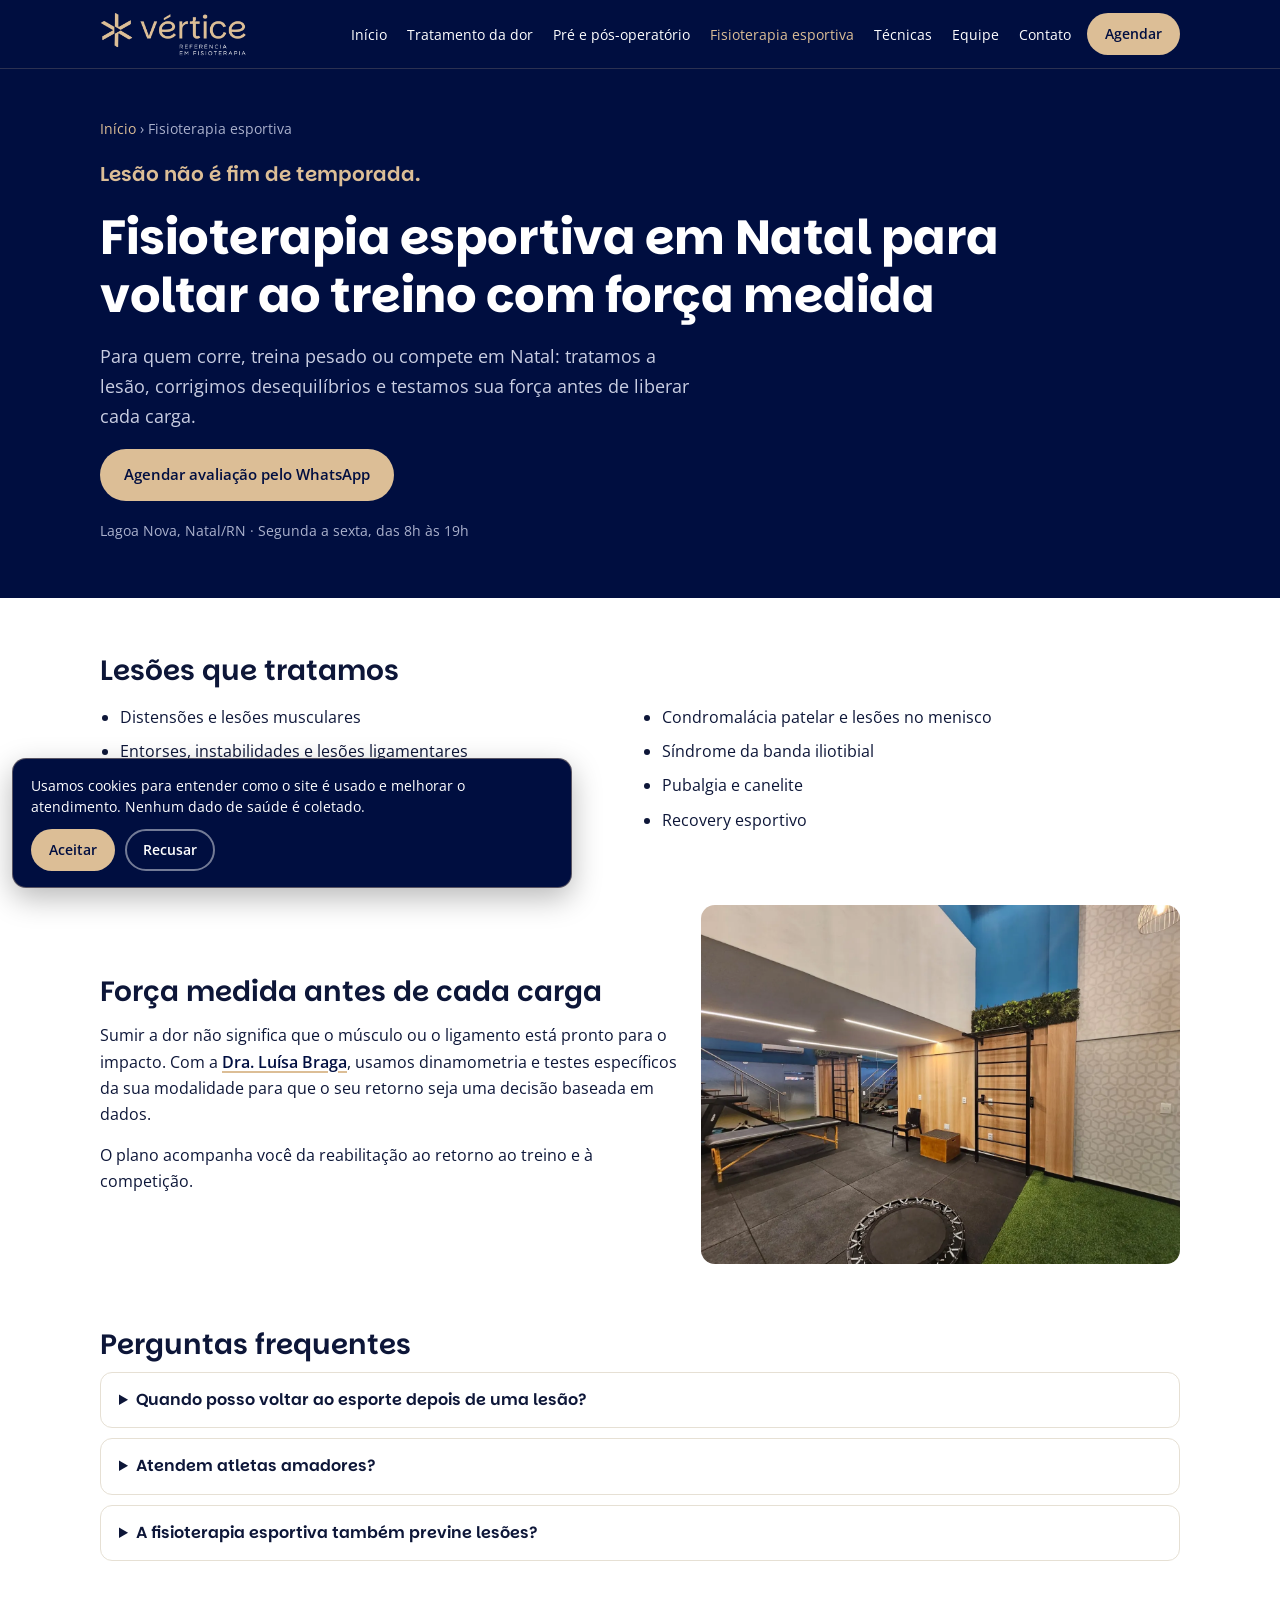
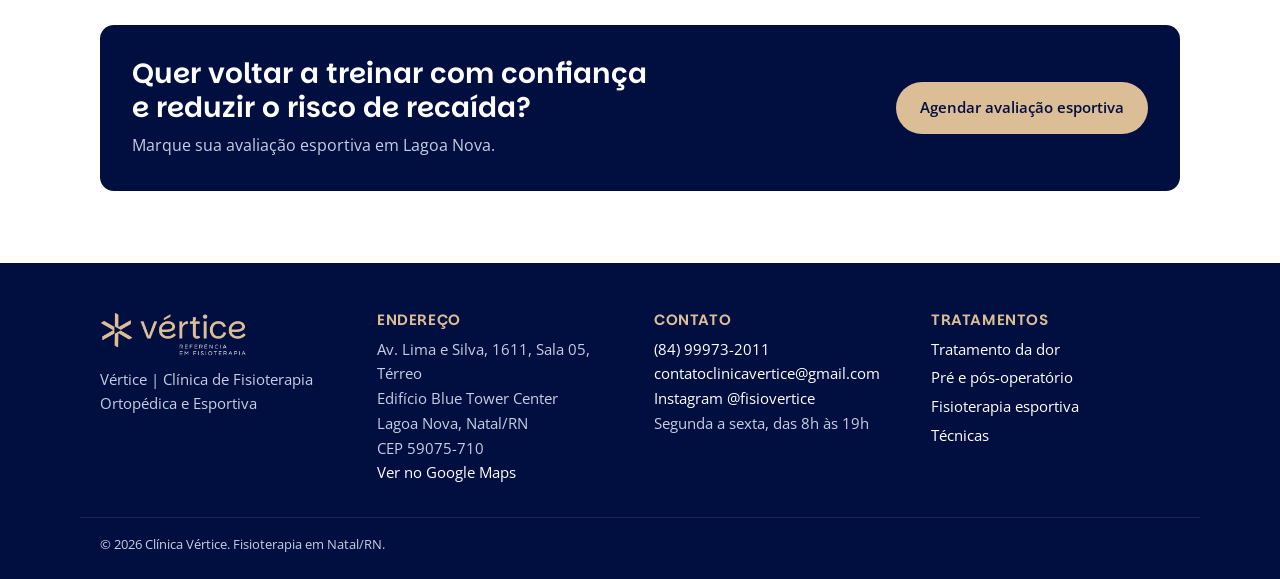
<file: fisioterapia-esportiva/index.html>
<!doctype html>
<html lang="pt-BR">
<head>
<meta charset="utf-8">
<meta name="viewport" content="width=device-width, initial-scale=1">
<title>Fisioterapia Esportiva em Natal: Força Medida | Vértice</title>
<meta name="description" content="Lesão muscular, entorse, LCA, tendinite ou pubalgia? Fisioterapia esportiva em Lagoa Nova, Natal, com dinamometria e critérios para voltar ao esporte.">
<link rel="canonical" href="https://verticefisio.com.br/fisioterapia-esportiva/">
<meta name="robots" content="index, follow">
<meta property="og:type" content="website">
<meta property="og:locale" content="pt_BR">
<meta property="og:site_name" content="Clínica Vértice">
<meta property="og:title" content="Fisioterapia Esportiva em Natal: Força Medida | Vértice">
<meta property="og:description" content="Lesão muscular, entorse, LCA, tendinite ou pubalgia? Fisioterapia esportiva em Lagoa Nova, Natal, com dinamometria e critérios para voltar ao esporte.">
<meta property="og:url" content="https://verticefisio.com.br/fisioterapia-esportiva/">
<meta property="og:image" content="https://verticefisio.com.br/assets/img/espaco-sala-atendimento-1.webp">
<meta name="theme-color" content="#000e40">
<link rel="icon" href="../assets/img/favicon.png" type="image/png">
<link rel="preconnect" href="https://fonts.googleapis.com">
<link rel="preconnect" href="https://fonts.gstatic.com" crossorigin>
<link rel="stylesheet" href="https://fonts.googleapis.com/css2?family=Parkinsans:wght@500;600;700&family=Open+Sans:wght@400;600&family=Roboto:wght@400;500&display=swap">
<link rel="stylesheet" href="../assets/css/style.css">
<script src="../assets/js/consent.js" data-ga="G-JZSLPX08P0" defer></script>
<script type="application/ld+json">
{
 "@context": "https://schema.org",
 "@graph": [
  {
   "@type": [
    "MedicalClinic",
    "Physiotherapy"
   ],
   "@id": "https://verticefisio.com.br/#clinica",
   "name": "Vértice | Clínica de Fisioterapia Ortopédica e Esportiva",
   "alternateName": "Clínica Vértice",
   "url": "https://verticefisio.com.br/",
   "logo": "https://verticefisio.com.br/assets/img/logo-vertice.png",
   "image": "https://verticefisio.com.br/assets/img/espaco-sala-atendimento-1.webp",
   "telephone": "+5584999732011",
   "email": "contatoclinicavertice@gmail.com",
   "address": {
    "@type": "PostalAddress",
    "streetAddress": "Av. Lima e Silva, 1611, Sala 05, Térreo, Edifício Blue Tower Center",
    "addressLocality": "Natal",
    "addressRegion": "RN",
    "postalCode": "59075-710",
    "addressCountry": "BR"
   },
   "geo": {
    "@type": "GeoCoordinates",
    "latitude": -5.8224162,
    "longitude": -35.2166071
   },
   "openingHoursSpecification": [
    {
     "@type": "OpeningHoursSpecification",
     "dayOfWeek": [
      "Monday",
      "Tuesday",
      "Wednesday",
      "Thursday",
      "Friday"
     ],
     "opens": "08:00",
     "closes": "19:00"
    }
   ],
   "hasMap": "https://www.google.com/maps?cid=13641007750675121754",
   "sameAs": [
    "https://www.instagram.com/fisiovertice/",
    "https://www.google.com/maps?cid=13641007750675121754"
   ],
   "medicalSpecialty": [
    "Physiotherapy",
    "Musculoskeletal"
   ],
   "areaServed": {
    "@type": "City",
    "name": "Natal"
   },
   "founder": {
    "@type": "Person",
    "name": "Pedro Castro"
   },
   "availableService": [
    {
     "@type": "MedicalTherapy",
     "name": "Terapia manual"
    },
    {
     "@type": "MedicalTherapy",
     "name": "Osteopatia"
    },
    {
     "@type": "MedicalTherapy",
     "name": "Quiropraxia"
    },
    {
     "@type": "MedicalTherapy",
     "name": "Cinesioterapia"
    },
    {
     "@type": "MedicalTherapy",
     "name": "Eletroterapia"
    },
    {
     "@type": "MedicalTherapy",
     "name": "Laserterapia"
    },
    {
     "@type": "MedicalTherapy",
     "name": "Dinamometria"
    },
    {
     "@type": "MedicalTherapy",
     "name": "Algometria"
    },
    {
     "@type": "MedicalTherapy",
     "name": "Tecnologia interativa"
    }
   ]
  },
  {
   "@type": "WebPage",
   "@id": "https://verticefisio.com.br/fisioterapia-esportiva/",
   "url": "https://verticefisio.com.br/fisioterapia-esportiva/",
   "name": "Fisioterapia Esportiva em Natal: Força Medida | Vértice",
   "description": "Lesão muscular, entorse, LCA, tendinite ou pubalgia? Fisioterapia esportiva em Lagoa Nova, Natal, com dinamometria e critérios para voltar ao esporte.",
   "inLanguage": "pt-BR",
   "isPartOf": {
    "@id": "https://verticefisio.com.br/#site"
   },
   "about": {
    "@id": "https://verticefisio.com.br/#clinica"
   }
  },
  {
   "@type": "WebSite",
   "@id": "https://verticefisio.com.br/#site",
   "url": "https://verticefisio.com.br/",
   "name": "Clínica Vértice",
   "inLanguage": "pt-BR"
  },
  {
   "@type": "BreadcrumbList",
   "itemListElement": [
    {
     "@type": "ListItem",
     "position": 1,
     "name": "Início",
     "item": "https://verticefisio.com.br/"
    },
    {
     "@type": "ListItem",
     "position": 2,
     "name": "Fisioterapia esportiva",
     "item": "https://verticefisio.com.br/fisioterapia-esportiva/"
    }
   ]
  },
  {
   "@type": "FAQPage",
   "mainEntity": [
    {
     "@type": "Question",
     "name": "Quando posso voltar ao esporte depois de uma lesão?",
     "acceptedAnswer": {
      "@type": "Answer",
      "text": "O retorno é decidido por critérios, como força, movimento e testes específicos da sua modalidade, e não só pelo tempo. Assim a volta é mais segura."
     }
    },
    {
     "@type": "Question",
     "name": "Atendem atletas amadores?",
     "acceptedAnswer": {
      "@type": "Answer",
      "text": "Sim. Atendemos de corredores e praticantes de academia a atletas de competição, com o plano adaptado à rotina de cada um."
     }
    },
    {
     "@type": "Question",
     "name": "A fisioterapia esportiva também previne lesões?",
     "acceptedAnswer": {
      "@type": "Answer",
      "text": "Sim. A avaliação de força e movimento ajuda a identificar pontos de risco e orientar o treino."
     }
    }
   ]
  }
 ]
}
</script>
</head>
<body>
<a class="skip" href="#conteudo">Pular para o conteúdo</a>
<header class="site-header">
  <div class="wrap bar">
    <a class="brand" href="/"><img src="../assets/img/logo-vertice.webp" alt="Clínica Vértice, fisioterapia em Natal" width="520" height="160"></a>
    <nav class="nav-desk" aria-label="Principal"><ul><li><a href="/">Início</a></li><li><a href="/tratamento-da-dor/">Tratamento da dor</a></li><li><a href="/pre-e-pos-operatorio/">Pré e pós-operatório</a></li><li><a href="/fisioterapia-esportiva/" aria-current="page">Fisioterapia esportiva</a></li><li><a href="/tecnicas/">Técnicas</a></li><li><a href="/equipe/">Equipe</a></li><li><a href="/contato/">Contato</a></li></ul></nav>
    <details class="menu"><summary aria-label="Abrir menu">Menu</summary>
      <nav aria-label="Principal (celular)"><ul><li><a href="/">Início</a></li><li><a href="/tratamento-da-dor/">Tratamento da dor</a></li><li><a href="/pre-e-pos-operatorio/">Pré e pós-operatório</a></li><li><a href="/fisioterapia-esportiva/" aria-current="page">Fisioterapia esportiva</a></li><li><a href="/tecnicas/">Técnicas</a></li><li><a href="/equipe/">Equipe</a></li><li><a href="/contato/">Contato</a></li></ul></nav>
    </details>
    <a class="btn btn-sand btn-sm head-cta" href="https://wa.me/5584999732011?text=Ol%C3%A1%21%20Vi%20a%20p%C3%A1gina%20de%20Fisioterapia%20Esportiva%20no%20site%20da%20V%C3%A9rtice%20e%20quero%20agendar%20uma%20avalia%C3%A7%C3%A3o%20para%20voltar%20a%20treinar%20com%20seguran%C3%A7a." rel="noopener" target="_blank">Agendar</a>
  </div>
</header>
<main id="conteudo">
  <section class="hero">
    <div class="wrap hero-in">
      <div class="hero-text">
        <nav class="crumb" aria-label="Você está em"><a href="/">Início</a> <span aria-hidden="true">›</span> Fisioterapia esportiva</nav>
        <p class="kicker">Lesão não é fim de temporada.</p>
        <h1>Fisioterapia esportiva em Natal para voltar ao treino com força medida</h1>
        <p class="lede">Para quem corre, treina pesado ou compete em Natal: tratamos a lesão, corrigimos desequilíbrios e testamos sua força antes de liberar cada carga.</p>
        <div class="hero-actions">
          <a class="btn btn-sand" href="https://wa.me/5584999732011?text=Ol%C3%A1%21%20Vi%20a%20p%C3%A1gina%20de%20Fisioterapia%20Esportiva%20no%20site%20da%20V%C3%A9rtice%20e%20quero%20agendar%20uma%20avalia%C3%A7%C3%A3o%20para%20voltar%20a%20treinar%20com%20seguran%C3%A7a." rel="noopener" target="_blank">Agendar avaliação pelo WhatsApp</a>
        </div>
        <p class="hero-meta">Lagoa Nova, Natal/RN · Segunda a sexta, das 8h às 19h</p>
      </div>
      
    </div>
  </section>
  <div class="wrap content">

<section><h2>Lesões que tratamos</h2><ul class="list-2"><li id="musculares">Distensões e lesões musculares</li><li id="entorses">Entorses, instabilidades e lesões ligamentares</li><li id="ombro-esporte">Lesões no ombro</li><li id="lca-esporte">Ruptura do ligamento cruzado anterior (LCA)</li><li id="patela">Condromalácia patelar e lesões no menisco</li><li id="banda">Síndrome da banda iliotibial</li><li id="pubalgia">Pubalgia e canelite</li><li id="recovery">Recovery esportivo</li></ul></section>
<section class="split">
  <div><h2>Força medida antes de cada carga</h2>
  <p>Sumir a dor não significa que o músculo ou o ligamento está pronto para o impacto. Com a <a class="textlink" href="/equipe/#luisa-braga">Dra. Luísa Braga</a>, usamos dinamometria e testes específicos da sua modalidade para que o seu retorno seja uma decisão baseada em dados.</p>
  <p>O plano acompanha você da reabilitação ao retorno ao treino e à competição.</p></div>
  <figure><img src="../assets/img/espaco-area-funcional.webp" alt="Área de fisioterapia esportiva e treino funcional em Natal" width="1400" height="1050" loading="lazy"></figure>
</section>
<section class="faq" aria-labelledby="faq-t"><h2 id="faq-t">Perguntas frequentes</h2><details><summary>Quando posso voltar ao esporte depois de uma lesão?</summary><p>O retorno é decidido por critérios, como força, movimento e testes específicos da sua modalidade, e não só pelo tempo. Assim a volta é mais segura.</p></details><details><summary>Atendem atletas amadores?</summary><p>Sim. Atendemos de corredores e praticantes de academia a atletas de competição, com o plano adaptado à rotina de cada um.</p></details><details><summary>A fisioterapia esportiva também previne lesões?</summary><p>Sim. A avaliação de força e movimento ajuda a identificar pontos de risco e orientar o treino.</p></details></section>
<section class="cta"><div><h2>Quer voltar a treinar com confiança e reduzir o risco de recaída?</h2><p>Marque sua avaliação esportiva em Lagoa Nova.</p></div><a class="btn btn-sand" href="https://wa.me/5584999732011?text=Ol%C3%A1%21%20Vi%20a%20p%C3%A1gina%20de%20Fisioterapia%20Esportiva%20no%20site%20da%20V%C3%A9rtice%20e%20quero%20agendar%20uma%20avalia%C3%A7%C3%A3o%20para%20voltar%20a%20treinar%20com%20seguran%C3%A7a." rel="noopener" target="_blank">Agendar avaliação esportiva</a></section>
  </div>
</main>
<footer class="site-footer">
  <div class="wrap foot">
    <div>
      <img src="../assets/img/logo-vertice.webp" alt="Clínica Vértice" width="520" height="160" loading="lazy" class="foot-logo">
      <p>Vértice | Clínica de Fisioterapia Ortopédica e Esportiva</p>
    </div>
    <div>
      <h2>Endereço</h2>
      <p>Av. Lima e Silva, 1611, Sala 05, Térreo<br>Edifício Blue Tower Center<br>Lagoa Nova, Natal/RN<br>CEP 59075-710</p>
      <p><a href="https://www.google.com/maps?cid=13641007750675121754" rel="noopener" target="_blank">Ver no Google Maps</a></p>
    </div>
    <div>
      <h2>Contato</h2>
      <p><a href="tel:+5584999732011">(84) 99973-2011</a><br><a href="mailto:contatoclinicavertice@gmail.com">contatoclinicavertice@gmail.com</a><br>
      <a href="https://www.instagram.com/fisiovertice/" rel="noopener" target="_blank">Instagram @fisiovertice</a></p>
      <p>Segunda a sexta, das 8h às 19h</p>
    </div>
    <div>
      <h2>Tratamentos</h2>
      <ul><li><a href="/tratamento-da-dor/">Tratamento da dor</a></li><li><a href="/pre-e-pos-operatorio/">Pré e pós-operatório</a></li>
      <li><a href="/fisioterapia-esportiva/">Fisioterapia esportiva</a></li><li><a href="/tecnicas/">Técnicas</a></li></ul>
    </div>
  </div>
  <div class="wrap legal"><p>© 2026 Clínica Vértice. Fisioterapia em Natal/RN.</p></div>
</footer>
<a class="wa-float" href="https://wa.me/5584999732011?text=Ol%C3%A1%21%20Vi%20a%20p%C3%A1gina%20de%20Fisioterapia%20Esportiva%20no%20site%20da%20V%C3%A9rtice%20e%20quero%20agendar%20uma%20avalia%C3%A7%C3%A3o%20para%20voltar%20a%20treinar%20com%20seguran%C3%A7a." rel="noopener" target="_blank" aria-label="Agendar pelo WhatsApp"><svg viewBox="0 0 32 32" width="30" height="30" aria-hidden="true" focusable="false"><path fill="#fff" d="M16.04 3C8.86 3 3.03 8.82 3.03 16c0 2.3.6 4.54 1.75 6.52L3 29l6.65-1.74A12.94 12.94 0 0 0 16.04 29C23.2 29 29 23.18 29 16S23.2 3 16.04 3zm0 23.62c-2.02 0-4-.54-5.72-1.57l-.41-.24-3.95 1.03 1.05-3.85-.27-.4A10.6 10.6 0 0 1 5.4 16c0-5.86 4.77-10.63 10.64-10.63 5.86 0 10.6 4.77 10.6 10.63 0 5.87-4.74 10.62-10.6 10.62zm5.83-7.96c-.32-.16-1.89-.93-2.18-1.04-.29-.1-.5-.16-.72.16-.21.32-.82 1.04-1 1.25-.19.21-.37.24-.69.08-.32-.16-1.35-.5-2.57-1.59-.95-.85-1.59-1.9-1.78-2.22-.18-.32-.02-.49.14-.65.14-.14.32-.37.48-.56.16-.18.21-.32.32-.53.1-.21.05-.4-.03-.56-.08-.16-.72-1.73-.98-2.37-.26-.62-.52-.54-.72-.55h-.61c-.21 0-.56.08-.85.4-.29.32-1.12 1.09-1.12 2.66s1.15 3.09 1.31 3.3c.16.21 2.26 3.45 5.47 4.84.77.33 1.36.53 1.83.68.77.24 1.47.21 2.02.13.62-.09 1.89-.77 2.16-1.52.27-.74.27-1.38.19-1.52-.08-.13-.29-.21-.61-.37z"/></svg><span class="sr-only">WhatsApp</span></a>
</body>
</html>
</file>
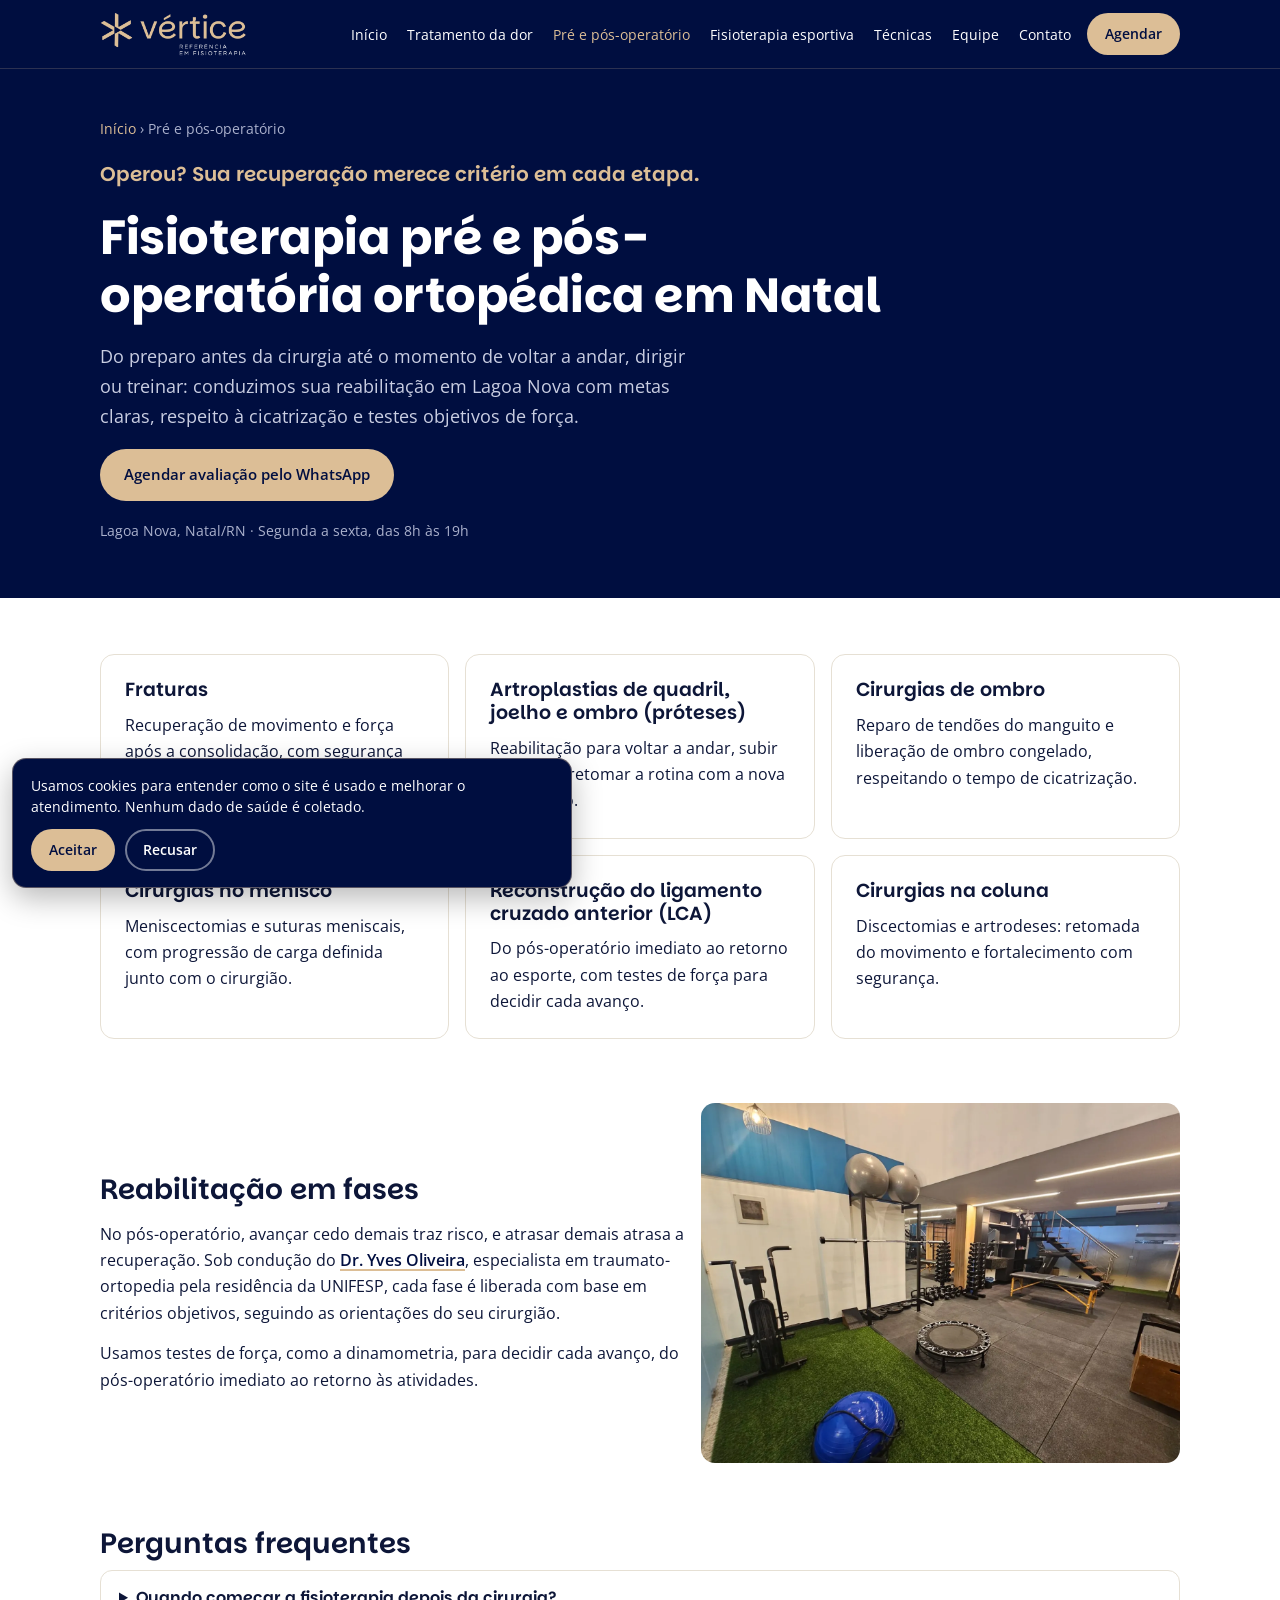
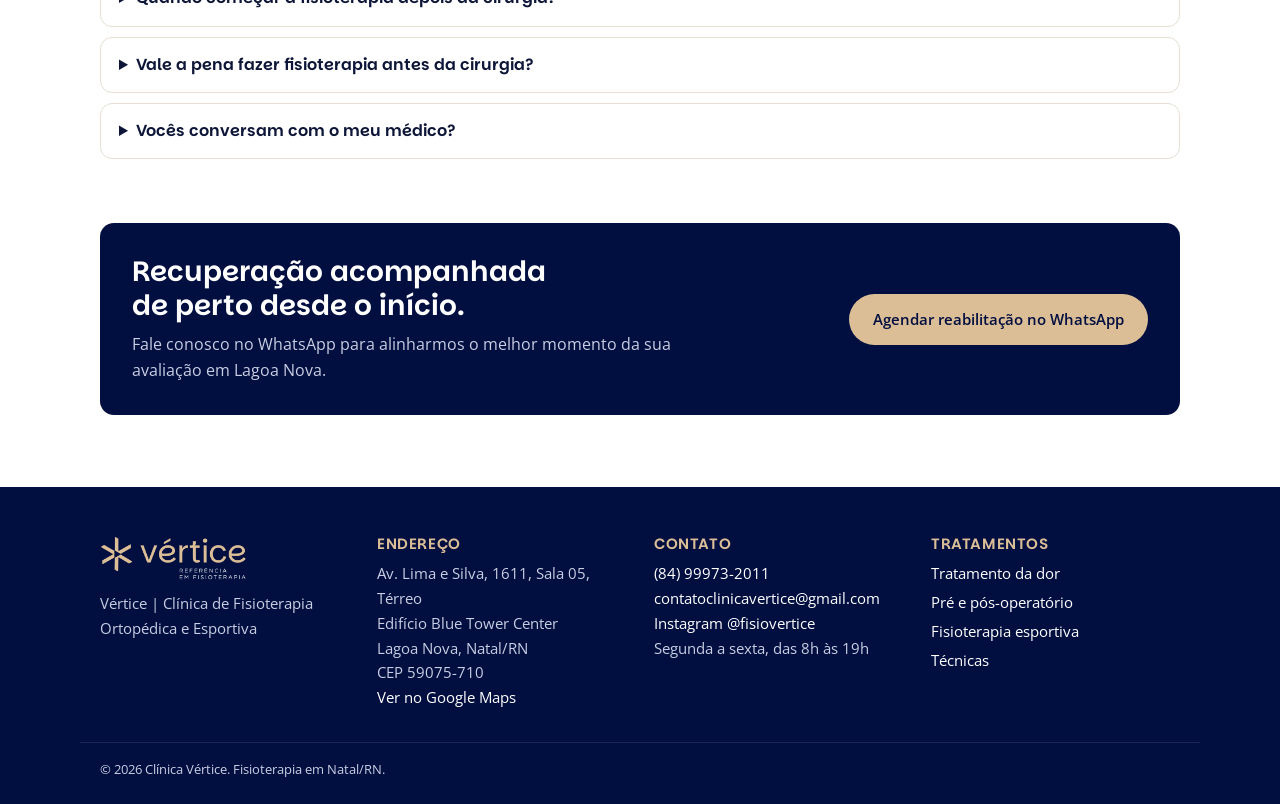
<file: pre-e-pos-operatorio/index.html>
<!doctype html>
<html lang="pt-BR">
<head>
<meta charset="utf-8">
<meta name="viewport" content="width=device-width, initial-scale=1">
<title>Fisioterapia Pós-Operatória em Natal: Fase a Fase | Vértice</title>
<meta name="description" content="Operou joelho, ombro, coluna ou quadril? Reabilitação pós-cirúrgica em Lagoa Nova, Natal, com metas por fase e testes de força. Agende pelo WhatsApp.">
<link rel="canonical" href="https://verticefisio.com.br/pre-e-pos-operatorio/">
<meta name="robots" content="index, follow">
<meta property="og:type" content="website">
<meta property="og:locale" content="pt_BR">
<meta property="og:site_name" content="Clínica Vértice">
<meta property="og:title" content="Fisioterapia Pós-Operatória em Natal: Fase a Fase | Vértice">
<meta property="og:description" content="Operou joelho, ombro, coluna ou quadril? Reabilitação pós-cirúrgica em Lagoa Nova, Natal, com metas por fase e testes de força. Agende pelo WhatsApp.">
<meta property="og:url" content="https://verticefisio.com.br/pre-e-pos-operatorio/">
<meta property="og:image" content="https://verticefisio.com.br/assets/img/espaco-sala-atendimento-1.webp">
<meta name="theme-color" content="#000e40">
<link rel="icon" href="../assets/img/favicon.png" type="image/png">
<link rel="preconnect" href="https://fonts.googleapis.com">
<link rel="preconnect" href="https://fonts.gstatic.com" crossorigin>
<link rel="stylesheet" href="https://fonts.googleapis.com/css2?family=Parkinsans:wght@500;600;700&family=Open+Sans:wght@400;600&family=Roboto:wght@400;500&display=swap">
<link rel="stylesheet" href="../assets/css/style.css">
<script src="../assets/js/consent.js" data-ga="G-JZSLPX08P0" defer></script>
<script type="application/ld+json">
{
 "@context": "https://schema.org",
 "@graph": [
  {
   "@type": [
    "MedicalClinic",
    "Physiotherapy"
   ],
   "@id": "https://verticefisio.com.br/#clinica",
   "name": "Vértice | Clínica de Fisioterapia Ortopédica e Esportiva",
   "alternateName": "Clínica Vértice",
   "url": "https://verticefisio.com.br/",
   "logo": "https://verticefisio.com.br/assets/img/logo-vertice.png",
   "image": "https://verticefisio.com.br/assets/img/espaco-sala-atendimento-1.webp",
   "telephone": "+5584999732011",
   "email": "contatoclinicavertice@gmail.com",
   "address": {
    "@type": "PostalAddress",
    "streetAddress": "Av. Lima e Silva, 1611, Sala 05, Térreo, Edifício Blue Tower Center",
    "addressLocality": "Natal",
    "addressRegion": "RN",
    "postalCode": "59075-710",
    "addressCountry": "BR"
   },
   "geo": {
    "@type": "GeoCoordinates",
    "latitude": -5.8224162,
    "longitude": -35.2166071
   },
   "openingHoursSpecification": [
    {
     "@type": "OpeningHoursSpecification",
     "dayOfWeek": [
      "Monday",
      "Tuesday",
      "Wednesday",
      "Thursday",
      "Friday"
     ],
     "opens": "08:00",
     "closes": "19:00"
    }
   ],
   "hasMap": "https://www.google.com/maps?cid=13641007750675121754",
   "sameAs": [
    "https://www.instagram.com/fisiovertice/",
    "https://www.google.com/maps?cid=13641007750675121754"
   ],
   "medicalSpecialty": [
    "Physiotherapy",
    "Musculoskeletal"
   ],
   "areaServed": {
    "@type": "City",
    "name": "Natal"
   },
   "founder": {
    "@type": "Person",
    "name": "Pedro Castro"
   },
   "availableService": [
    {
     "@type": "MedicalTherapy",
     "name": "Terapia manual"
    },
    {
     "@type": "MedicalTherapy",
     "name": "Osteopatia"
    },
    {
     "@type": "MedicalTherapy",
     "name": "Quiropraxia"
    },
    {
     "@type": "MedicalTherapy",
     "name": "Cinesioterapia"
    },
    {
     "@type": "MedicalTherapy",
     "name": "Eletroterapia"
    },
    {
     "@type": "MedicalTherapy",
     "name": "Laserterapia"
    },
    {
     "@type": "MedicalTherapy",
     "name": "Dinamometria"
    },
    {
     "@type": "MedicalTherapy",
     "name": "Algometria"
    },
    {
     "@type": "MedicalTherapy",
     "name": "Tecnologia interativa"
    }
   ]
  },
  {
   "@type": "WebPage",
   "@id": "https://verticefisio.com.br/pre-e-pos-operatorio/",
   "url": "https://verticefisio.com.br/pre-e-pos-operatorio/",
   "name": "Fisioterapia Pós-Operatória em Natal: Fase a Fase | Vértice",
   "description": "Operou joelho, ombro, coluna ou quadril? Reabilitação pós-cirúrgica em Lagoa Nova, Natal, com metas por fase e testes de força. Agende pelo WhatsApp.",
   "inLanguage": "pt-BR",
   "isPartOf": {
    "@id": "https://verticefisio.com.br/#site"
   },
   "about": {
    "@id": "https://verticefisio.com.br/#clinica"
   }
  },
  {
   "@type": "WebSite",
   "@id": "https://verticefisio.com.br/#site",
   "url": "https://verticefisio.com.br/",
   "name": "Clínica Vértice",
   "inLanguage": "pt-BR"
  },
  {
   "@type": "BreadcrumbList",
   "itemListElement": [
    {
     "@type": "ListItem",
     "position": 1,
     "name": "Início",
     "item": "https://verticefisio.com.br/"
    },
    {
     "@type": "ListItem",
     "position": 2,
     "name": "Pré e pós-operatório",
     "item": "https://verticefisio.com.br/pre-e-pos-operatorio/"
    }
   ]
  },
  {
   "@type": "FAQPage",
   "mainEntity": [
    {
     "@type": "Question",
     "name": "Quando começar a fisioterapia depois da cirurgia?",
     "acceptedAnswer": {
      "@type": "Answer",
      "text": "Em muitas cirurgias ortopédicas a fisioterapia começa nos primeiros dias, seguindo a orientação do cirurgião. Na avaliação, conferimos as restrições do seu caso."
     }
    },
    {
     "@type": "Question",
     "name": "Vale a pena fazer fisioterapia antes da cirurgia?",
     "acceptedAnswer": {
      "@type": "Answer",
      "text": "Sim, quando indicado. Chegar à cirurgia com mais força e mobilidade costuma facilitar a recuperação depois."
     }
    },
    {
     "@type": "Question",
     "name": "Vocês conversam com o meu médico?",
     "acceptedAnswer": {
      "@type": "Answer",
      "text": "Seguimos as orientações do cirurgião e, quando necessário, mantemos contato para alinhar as fases da reabilitação."
     }
    }
   ]
  }
 ]
}
</script>
</head>
<body>
<a class="skip" href="#conteudo">Pular para o conteúdo</a>
<header class="site-header">
  <div class="wrap bar">
    <a class="brand" href="/"><img src="../assets/img/logo-vertice.webp" alt="Clínica Vértice, fisioterapia em Natal" width="520" height="160"></a>
    <nav class="nav-desk" aria-label="Principal"><ul><li><a href="/">Início</a></li><li><a href="/tratamento-da-dor/">Tratamento da dor</a></li><li><a href="/pre-e-pos-operatorio/" aria-current="page">Pré e pós-operatório</a></li><li><a href="/fisioterapia-esportiva/">Fisioterapia esportiva</a></li><li><a href="/tecnicas/">Técnicas</a></li><li><a href="/equipe/">Equipe</a></li><li><a href="/contato/">Contato</a></li></ul></nav>
    <details class="menu"><summary aria-label="Abrir menu">Menu</summary>
      <nav aria-label="Principal (celular)"><ul><li><a href="/">Início</a></li><li><a href="/tratamento-da-dor/">Tratamento da dor</a></li><li><a href="/pre-e-pos-operatorio/" aria-current="page">Pré e pós-operatório</a></li><li><a href="/fisioterapia-esportiva/">Fisioterapia esportiva</a></li><li><a href="/tecnicas/">Técnicas</a></li><li><a href="/equipe/">Equipe</a></li><li><a href="/contato/">Contato</a></li></ul></nav>
    </details>
    <a class="btn btn-sand btn-sm head-cta" href="https://wa.me/5584999732011?text=Ol%C3%A1%21%20Vim%20pelo%20site%20da%20Cl%C3%ADnica%20V%C3%A9rtice%20e%20gostaria%20de%20informa%C3%A7%C3%B5es%20para%20agendar%20minha%20fisioterapia%20pr%C3%A9%2Fp%C3%B3s-operat%C3%B3ria." rel="noopener" target="_blank">Agendar</a>
  </div>
</header>
<main id="conteudo">
  <section class="hero">
    <div class="wrap hero-in">
      <div class="hero-text">
        <nav class="crumb" aria-label="Você está em"><a href="/">Início</a> <span aria-hidden="true">›</span> Pré e pós-operatório</nav>
        <p class="kicker">Operou? Sua recuperação merece critério em cada etapa.</p>
        <h1>Fisioterapia pré e pós-operatória ortopédica em Natal</h1>
        <p class="lede">Do preparo antes da cirurgia até o momento de voltar a andar, dirigir ou treinar: conduzimos sua reabilitação em Lagoa Nova com metas claras, respeito à cicatrização e testes objetivos de força.</p>
        <div class="hero-actions">
          <a class="btn btn-sand" href="https://wa.me/5584999732011?text=Ol%C3%A1%21%20Vim%20pelo%20site%20da%20Cl%C3%ADnica%20V%C3%A9rtice%20e%20gostaria%20de%20informa%C3%A7%C3%B5es%20para%20agendar%20minha%20fisioterapia%20pr%C3%A9%2Fp%C3%B3s-operat%C3%B3ria." rel="noopener" target="_blank">Agendar avaliação pelo WhatsApp</a>
        </div>
        <p class="hero-meta">Lagoa Nova, Natal/RN · Segunda a sexta, das 8h às 19h</p>
      </div>
      
    </div>
  </section>
  <div class="wrap content">

<section class="grid-cards-2"><article class="card static" id="fraturas"><h2>Fraturas</h2><p>Recuperação de movimento e força após a consolidação, com segurança em cada fase.</p></article><article class="card static" id="proteses"><h2>Artroplastias de quadril, joelho e ombro (próteses)</h2><p>Reabilitação para voltar a andar, subir escadas e retomar a rotina com a nova articulação.</p></article><article class="card static" id="ombro-cirurgia"><h2>Cirurgias de ombro</h2><p>Reparo de tendões do manguito e liberação de ombro congelado, respeitando o tempo de cicatrização.</p></article><article class="card static" id="menisco"><h2>Cirurgias no menisco</h2><p>Meniscectomias e suturas meniscais, com progressão de carga definida junto com o cirurgião.</p></article><article class="card static" id="lca"><h2>Reconstrução do ligamento cruzado anterior (LCA)</h2><p>Do pós-operatório imediato ao retorno ao esporte, com testes de força para decidir cada avanço.</p></article><article class="card static" id="coluna-cirurgia"><h2>Cirurgias na coluna</h2><p>Discectomias e artrodeses: retomada do movimento e fortalecimento com segurança.</p></article></section>
<section class="split">
  <div><h2>Reabilitação em fases</h2>
  <p>No pós-operatório, avançar cedo demais traz risco, e atrasar demais atrasa a recuperação. Sob condução do <a class="textlink" href="/equipe/#yves-oliveira">Dr. Yves Oliveira</a>, especialista em traumato-ortopedia pela residência da UNIFESP, cada fase é liberada com base em critérios objetivos, seguindo as orientações do seu cirurgião.</p>
  <p>Usamos testes de força, como a dinamometria, para decidir cada avanço, do pós-operatório imediato ao retorno às atividades.</p></div>
  <figure><img src="../assets/img/espaco-area-reabilitacao.webp" alt="Área de reabilitação pós-operatória da Clínica Vértice" width="1400" height="1050" loading="lazy"></figure>
</section>
<section class="faq" aria-labelledby="faq-t"><h2 id="faq-t">Perguntas frequentes</h2><details><summary>Quando começar a fisioterapia depois da cirurgia?</summary><p>Em muitas cirurgias ortopédicas a fisioterapia começa nos primeiros dias, seguindo a orientação do cirurgião. Na avaliação, conferimos as restrições do seu caso.</p></details><details><summary>Vale a pena fazer fisioterapia antes da cirurgia?</summary><p>Sim, quando indicado. Chegar à cirurgia com mais força e mobilidade costuma facilitar a recuperação depois.</p></details><details><summary>Vocês conversam com o meu médico?</summary><p>Seguimos as orientações do cirurgião e, quando necessário, mantemos contato para alinhar as fases da reabilitação.</p></details></section>
<section class="cta"><div><h2>Recuperação acompanhada de perto desde o início.</h2><p>Fale conosco no WhatsApp para alinharmos o melhor momento da sua avaliação em Lagoa Nova.</p></div><a class="btn btn-sand" href="https://wa.me/5584999732011?text=Ol%C3%A1%21%20Vim%20pelo%20site%20da%20Cl%C3%ADnica%20V%C3%A9rtice%20e%20gostaria%20de%20informa%C3%A7%C3%B5es%20para%20agendar%20minha%20fisioterapia%20pr%C3%A9%2Fp%C3%B3s-operat%C3%B3ria." rel="noopener" target="_blank">Agendar reabilitação no WhatsApp</a></section>
  </div>
</main>
<footer class="site-footer">
  <div class="wrap foot">
    <div>
      <img src="../assets/img/logo-vertice.webp" alt="Clínica Vértice" width="520" height="160" loading="lazy" class="foot-logo">
      <p>Vértice | Clínica de Fisioterapia Ortopédica e Esportiva</p>
    </div>
    <div>
      <h2>Endereço</h2>
      <p>Av. Lima e Silva, 1611, Sala 05, Térreo<br>Edifício Blue Tower Center<br>Lagoa Nova, Natal/RN<br>CEP 59075-710</p>
      <p><a href="https://www.google.com/maps?cid=13641007750675121754" rel="noopener" target="_blank">Ver no Google Maps</a></p>
    </div>
    <div>
      <h2>Contato</h2>
      <p><a href="tel:+5584999732011">(84) 99973-2011</a><br><a href="mailto:contatoclinicavertice@gmail.com">contatoclinicavertice@gmail.com</a><br>
      <a href="https://www.instagram.com/fisiovertice/" rel="noopener" target="_blank">Instagram @fisiovertice</a></p>
      <p>Segunda a sexta, das 8h às 19h</p>
    </div>
    <div>
      <h2>Tratamentos</h2>
      <ul><li><a href="/tratamento-da-dor/">Tratamento da dor</a></li><li><a href="/pre-e-pos-operatorio/">Pré e pós-operatório</a></li>
      <li><a href="/fisioterapia-esportiva/">Fisioterapia esportiva</a></li><li><a href="/tecnicas/">Técnicas</a></li></ul>
    </div>
  </div>
  <div class="wrap legal"><p>© 2026 Clínica Vértice. Fisioterapia em Natal/RN.</p></div>
</footer>
<a class="wa-float" href="https://wa.me/5584999732011?text=Ol%C3%A1%21%20Vim%20pelo%20site%20da%20Cl%C3%ADnica%20V%C3%A9rtice%20e%20gostaria%20de%20informa%C3%A7%C3%B5es%20para%20agendar%20minha%20fisioterapia%20pr%C3%A9%2Fp%C3%B3s-operat%C3%B3ria." rel="noopener" target="_blank" aria-label="Agendar pelo WhatsApp"><svg viewBox="0 0 32 32" width="30" height="30" aria-hidden="true" focusable="false"><path fill="#fff" d="M16.04 3C8.86 3 3.03 8.82 3.03 16c0 2.3.6 4.54 1.75 6.52L3 29l6.65-1.74A12.94 12.94 0 0 0 16.04 29C23.2 29 29 23.18 29 16S23.2 3 16.04 3zm0 23.62c-2.02 0-4-.54-5.72-1.57l-.41-.24-3.95 1.03 1.05-3.85-.27-.4A10.6 10.6 0 0 1 5.4 16c0-5.86 4.77-10.63 10.64-10.63 5.86 0 10.6 4.77 10.6 10.63 0 5.87-4.74 10.62-10.6 10.62zm5.83-7.96c-.32-.16-1.89-.93-2.18-1.04-.29-.1-.5-.16-.72.16-.21.32-.82 1.04-1 1.25-.19.21-.37.24-.69.08-.32-.16-1.35-.5-2.57-1.59-.95-.85-1.59-1.9-1.78-2.22-.18-.32-.02-.49.14-.65.14-.14.32-.37.48-.56.16-.18.21-.32.32-.53.1-.21.05-.4-.03-.56-.08-.16-.72-1.73-.98-2.37-.26-.62-.52-.54-.72-.55h-.61c-.21 0-.56.08-.85.4-.29.32-1.12 1.09-1.12 2.66s1.15 3.09 1.31 3.3c.16.21 2.26 3.45 5.47 4.84.77.33 1.36.53 1.83.68.77.24 1.47.21 2.02.13.62-.09 1.89-.77 2.16-1.52.27-.74.27-1.38.19-1.52-.08-.13-.29-.21-.61-.37z"/></svg><span class="sr-only">WhatsApp</span></a>
</body>
</html>
</file>
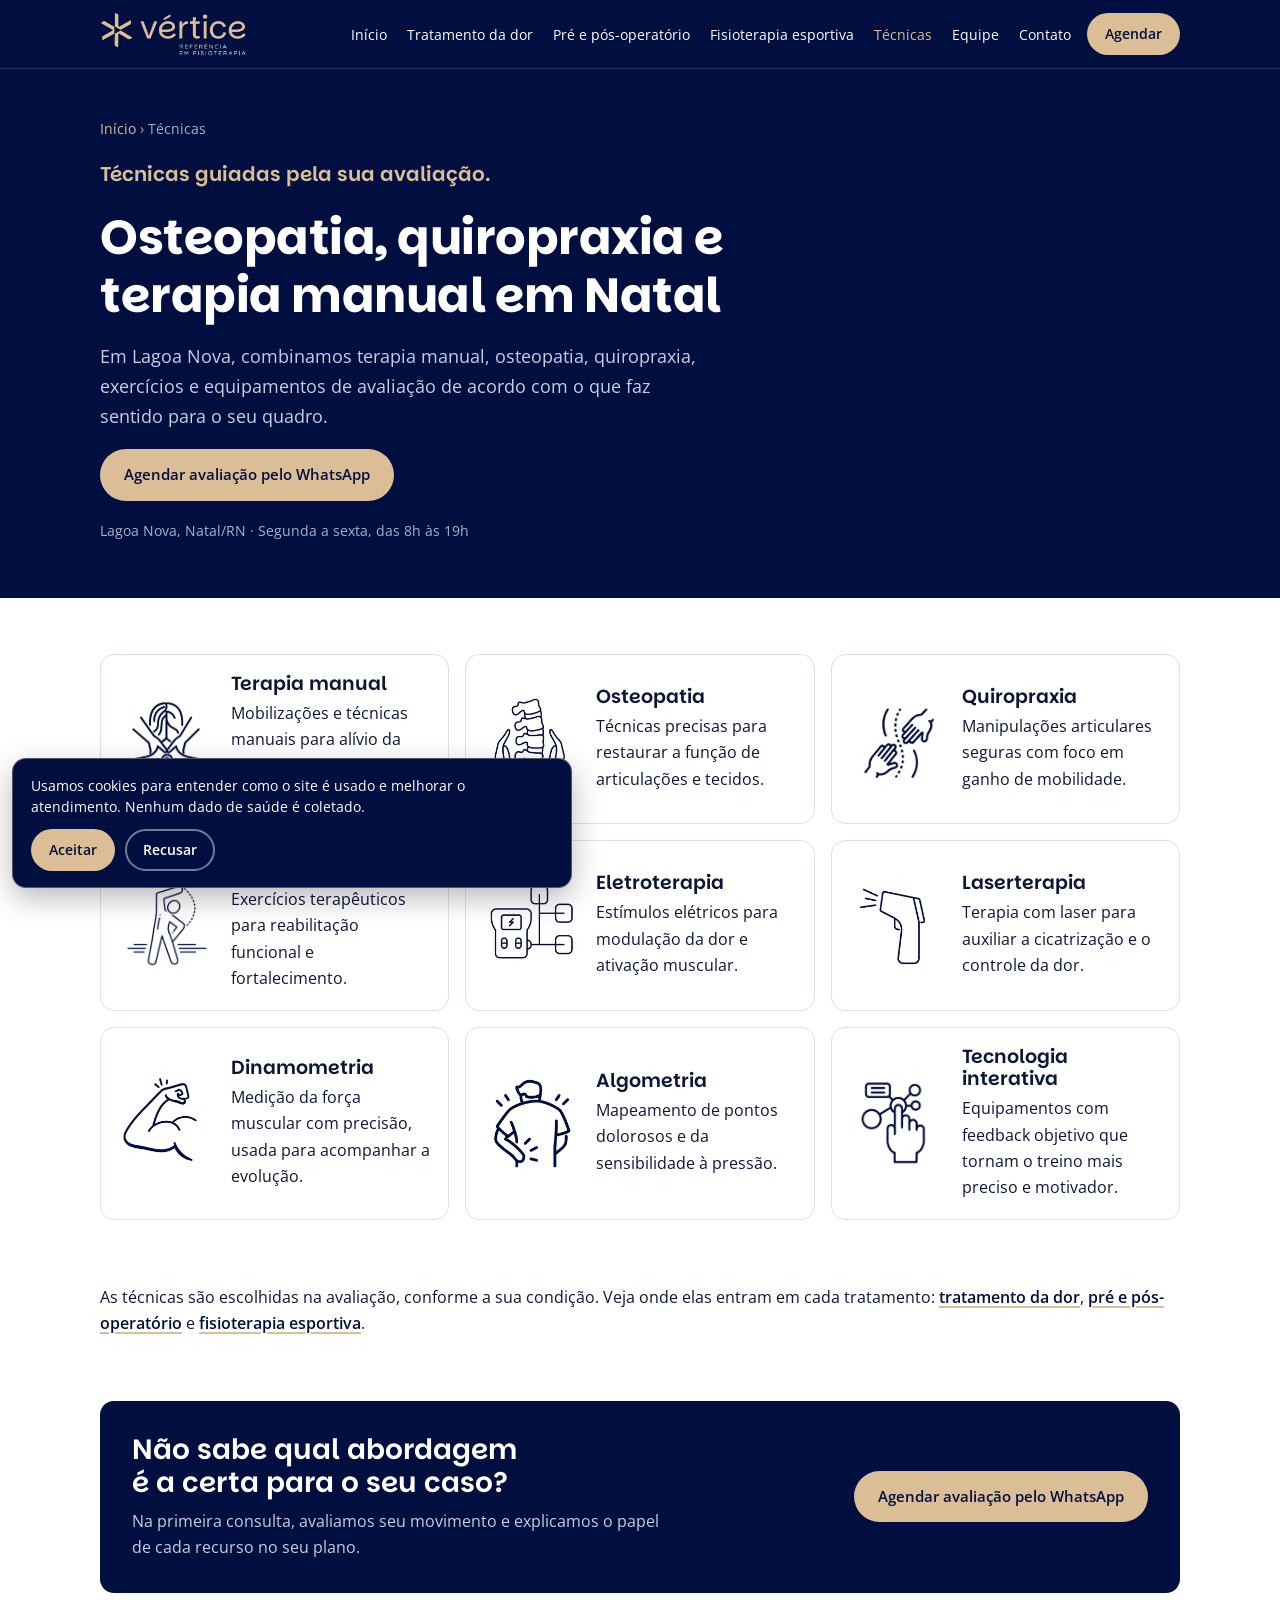
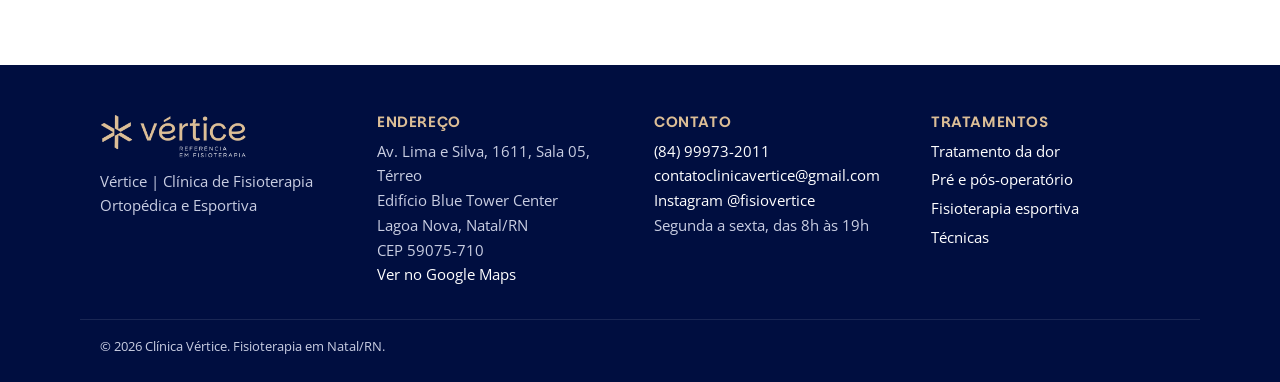
<file: tecnicas/index.html>
<!doctype html>
<html lang="pt-BR">
<head>
<meta charset="utf-8">
<meta name="viewport" content="width=device-width, initial-scale=1">
<title>Osteopatia e Quiropraxia em Natal: Cuidado Sob Medida</title>
<meta name="description" content="Osteopatia, quiropraxia, terapia manual, laserterapia e dinamometria em Lagoa Nova, Natal, escolhidas a partir da sua avaliação. Agende pelo WhatsApp.">
<link rel="canonical" href="https://verticefisio.com.br/tecnicas/">
<meta name="robots" content="index, follow">
<meta property="og:type" content="website">
<meta property="og:locale" content="pt_BR">
<meta property="og:site_name" content="Clínica Vértice">
<meta property="og:title" content="Osteopatia e Quiropraxia em Natal: Cuidado Sob Medida">
<meta property="og:description" content="Osteopatia, quiropraxia, terapia manual, laserterapia e dinamometria em Lagoa Nova, Natal, escolhidas a partir da sua avaliação. Agende pelo WhatsApp.">
<meta property="og:url" content="https://verticefisio.com.br/tecnicas/">
<meta property="og:image" content="https://verticefisio.com.br/assets/img/espaco-sala-atendimento-1.webp">
<meta name="theme-color" content="#000e40">
<link rel="icon" href="../assets/img/favicon.png" type="image/png">
<link rel="preconnect" href="https://fonts.googleapis.com">
<link rel="preconnect" href="https://fonts.gstatic.com" crossorigin>
<link rel="stylesheet" href="https://fonts.googleapis.com/css2?family=Parkinsans:wght@500;600;700&family=Open+Sans:wght@400;600&family=Roboto:wght@400;500&display=swap">
<link rel="stylesheet" href="../assets/css/style.css">
<script src="../assets/js/consent.js" data-ga="G-JZSLPX08P0" defer></script>
<script type="application/ld+json">
{
 "@context": "https://schema.org",
 "@graph": [
  {
   "@type": [
    "MedicalClinic",
    "Physiotherapy"
   ],
   "@id": "https://verticefisio.com.br/#clinica",
   "name": "Vértice | Clínica de Fisioterapia Ortopédica e Esportiva",
   "alternateName": "Clínica Vértice",
   "url": "https://verticefisio.com.br/",
   "logo": "https://verticefisio.com.br/assets/img/logo-vertice.png",
   "image": "https://verticefisio.com.br/assets/img/espaco-sala-atendimento-1.webp",
   "telephone": "+5584999732011",
   "email": "contatoclinicavertice@gmail.com",
   "address": {
    "@type": "PostalAddress",
    "streetAddress": "Av. Lima e Silva, 1611, Sala 05, Térreo, Edifício Blue Tower Center",
    "addressLocality": "Natal",
    "addressRegion": "RN",
    "postalCode": "59075-710",
    "addressCountry": "BR"
   },
   "geo": {
    "@type": "GeoCoordinates",
    "latitude": -5.8224162,
    "longitude": -35.2166071
   },
   "openingHoursSpecification": [
    {
     "@type": "OpeningHoursSpecification",
     "dayOfWeek": [
      "Monday",
      "Tuesday",
      "Wednesday",
      "Thursday",
      "Friday"
     ],
     "opens": "08:00",
     "closes": "19:00"
    }
   ],
   "hasMap": "https://www.google.com/maps?cid=13641007750675121754",
   "sameAs": [
    "https://www.instagram.com/fisiovertice/",
    "https://www.google.com/maps?cid=13641007750675121754"
   ],
   "medicalSpecialty": [
    "Physiotherapy",
    "Musculoskeletal"
   ],
   "areaServed": {
    "@type": "City",
    "name": "Natal"
   },
   "founder": {
    "@type": "Person",
    "name": "Pedro Castro"
   },
   "availableService": [
    {
     "@type": "MedicalTherapy",
     "name": "Terapia manual"
    },
    {
     "@type": "MedicalTherapy",
     "name": "Osteopatia"
    },
    {
     "@type": "MedicalTherapy",
     "name": "Quiropraxia"
    },
    {
     "@type": "MedicalTherapy",
     "name": "Cinesioterapia"
    },
    {
     "@type": "MedicalTherapy",
     "name": "Eletroterapia"
    },
    {
     "@type": "MedicalTherapy",
     "name": "Laserterapia"
    },
    {
     "@type": "MedicalTherapy",
     "name": "Dinamometria"
    },
    {
     "@type": "MedicalTherapy",
     "name": "Algometria"
    },
    {
     "@type": "MedicalTherapy",
     "name": "Tecnologia interativa"
    }
   ]
  },
  {
   "@type": "WebPage",
   "@id": "https://verticefisio.com.br/tecnicas/",
   "url": "https://verticefisio.com.br/tecnicas/",
   "name": "Osteopatia e Quiropraxia em Natal: Cuidado Sob Medida",
   "description": "Osteopatia, quiropraxia, terapia manual, laserterapia e dinamometria em Lagoa Nova, Natal, escolhidas a partir da sua avaliação. Agende pelo WhatsApp.",
   "inLanguage": "pt-BR",
   "isPartOf": {
    "@id": "https://verticefisio.com.br/#site"
   },
   "about": {
    "@id": "https://verticefisio.com.br/#clinica"
   }
  },
  {
   "@type": "WebSite",
   "@id": "https://verticefisio.com.br/#site",
   "url": "https://verticefisio.com.br/",
   "name": "Clínica Vértice",
   "inLanguage": "pt-BR"
  },
  {
   "@type": "BreadcrumbList",
   "itemListElement": [
    {
     "@type": "ListItem",
     "position": 1,
     "name": "Início",
     "item": "https://verticefisio.com.br/"
    },
    {
     "@type": "ListItem",
     "position": 2,
     "name": "Técnicas",
     "item": "https://verticefisio.com.br/tecnicas/"
    }
   ]
  }
 ]
}
</script>
</head>
<body>
<a class="skip" href="#conteudo">Pular para o conteúdo</a>
<header class="site-header">
  <div class="wrap bar">
    <a class="brand" href="/"><img src="../assets/img/logo-vertice.webp" alt="Clínica Vértice, fisioterapia em Natal" width="520" height="160"></a>
    <nav class="nav-desk" aria-label="Principal"><ul><li><a href="/">Início</a></li><li><a href="/tratamento-da-dor/">Tratamento da dor</a></li><li><a href="/pre-e-pos-operatorio/">Pré e pós-operatório</a></li><li><a href="/fisioterapia-esportiva/">Fisioterapia esportiva</a></li><li><a href="/tecnicas/" aria-current="page">Técnicas</a></li><li><a href="/equipe/">Equipe</a></li><li><a href="/contato/">Contato</a></li></ul></nav>
    <details class="menu"><summary aria-label="Abrir menu">Menu</summary>
      <nav aria-label="Principal (celular)"><ul><li><a href="/">Início</a></li><li><a href="/tratamento-da-dor/">Tratamento da dor</a></li><li><a href="/pre-e-pos-operatorio/">Pré e pós-operatório</a></li><li><a href="/fisioterapia-esportiva/">Fisioterapia esportiva</a></li><li><a href="/tecnicas/" aria-current="page">Técnicas</a></li><li><a href="/equipe/">Equipe</a></li><li><a href="/contato/">Contato</a></li></ul></nav>
    </details>
    <a class="btn btn-sand btn-sm head-cta" href="https://wa.me/5584999732011?text=Ol%C3%A1%21%20Conheci%20as%20t%C3%A9cnicas%20da%20Cl%C3%ADnica%20V%C3%A9rtice%20pelo%20site%20e%20gostaria%20de%20agendar%20uma%20avalia%C3%A7%C3%A3o%20para%20saber%20o%20que%20%C3%A9%20mais%20indicado%20para%20mim." rel="noopener" target="_blank">Agendar</a>
  </div>
</header>
<main id="conteudo">
  <section class="hero">
    <div class="wrap hero-in">
      <div class="hero-text">
        <nav class="crumb" aria-label="Você está em"><a href="/">Início</a> <span aria-hidden="true">›</span> Técnicas</nav>
        <p class="kicker">Técnicas guiadas pela sua avaliação.</p>
        <h1>Osteopatia, quiropraxia e terapia manual em Natal</h1>
        <p class="lede">Em Lagoa Nova, combinamos terapia manual, osteopatia, quiropraxia, exercícios e equipamentos de avaliação de acordo com o que faz sentido para o seu quadro.</p>
        <div class="hero-actions">
          <a class="btn btn-sand" href="https://wa.me/5584999732011?text=Ol%C3%A1%21%20Conheci%20as%20t%C3%A9cnicas%20da%20Cl%C3%ADnica%20V%C3%A9rtice%20pelo%20site%20e%20gostaria%20de%20agendar%20uma%20avalia%C3%A7%C3%A3o%20para%20saber%20o%20que%20%C3%A9%20mais%20indicado%20para%20mim." rel="noopener" target="_blank">Agendar avaliação pelo WhatsApp</a>
        </div>
        <p class="hero-meta">Lagoa Nova, Natal/RN · Segunda a sexta, das 8h às 19h</p>
      </div>
      
    </div>
  </section>
  <div class="wrap content">

<section class="grid-tec"><article class="tec" id="terapia-manual"><img src="../assets/img/tecnica-terapia-manual.webp" alt="Terapia manual na Clínica Vértice" width="360" height="360" loading="lazy"><div><h2>Terapia manual</h2><p>Mobilizações e técnicas manuais para alívio da dor e ganho de mobilidade.</p></div></article><article class="tec" id="osteopatia"><img src="../assets/img/tecnica-osteopatia.webp" alt="Osteopatia na Clínica Vértice" width="360" height="360" loading="lazy"><div><h2>Osteopatia</h2><p>Técnicas precisas para restaurar a função de articulações e tecidos.</p></div></article><article class="tec" id="quiropraxia"><img src="../assets/img/tecnica-quiropraxia.webp" alt="Quiropraxia na Clínica Vértice" width="360" height="360" loading="lazy"><div><h2>Quiropraxia</h2><p>Manipulações articulares seguras com foco em ganho de mobilidade.</p></div></article><article class="tec" id="cinesioterapia"><img src="../assets/img/tecnica-cinesioterapia.webp" alt="Cinesioterapia na Clínica Vértice" width="360" height="360" loading="lazy"><div><h2>Cinesioterapia</h2><p>Exercícios terapêuticos para reabilitação funcional e fortalecimento.</p></div></article><article class="tec" id="eletroterapia"><img src="../assets/img/tecnica-eletroterapia.webp" alt="Eletroterapia na Clínica Vértice" width="360" height="360" loading="lazy"><div><h2>Eletroterapia</h2><p>Estímulos elétricos para modulação da dor e ativação muscular.</p></div></article><article class="tec" id="laserterapia"><img src="../assets/img/tecnica-laserterapia.webp" alt="Laserterapia na Clínica Vértice" width="360" height="360" loading="lazy"><div><h2>Laserterapia</h2><p>Terapia com laser para auxiliar a cicatrização e o controle da dor.</p></div></article><article class="tec" id="dinamometria"><img src="../assets/img/tecnica-dinamometria.webp" alt="Dinamometria na Clínica Vértice" width="360" height="360" loading="lazy"><div><h2>Dinamometria</h2><p>Medição da força muscular com precisão, usada para acompanhar a evolução.</p></div></article><article class="tec" id="algometria"><img src="../assets/img/tecnica-algometria.webp" alt="Algometria na Clínica Vértice" width="360" height="360" loading="lazy"><div><h2>Algometria</h2><p>Mapeamento de pontos dolorosos e da sensibilidade à pressão.</p></div></article><article class="tec" id="tecnologia-interativa"><img src="../assets/img/tecnica-tecnologia-interativa.webp" alt="Tecnologia interativa na Clínica Vértice" width="360" height="360" loading="lazy"><div><h2>Tecnologia interativa</h2><p>Equipamentos com feedback objetivo que tornam o treino mais preciso e motivador.</p></div></article></section>
<section><p>As técnicas são escolhidas na avaliação, conforme a sua condição. Veja onde elas entram em cada tratamento: <a class="textlink" href="/tratamento-da-dor/">tratamento da dor</a>, <a class="textlink" href="/pre-e-pos-operatorio/">pré e pós-operatório</a> e <a class="textlink" href="/fisioterapia-esportiva/">fisioterapia esportiva</a>.</p></section>
<section class="cta"><div><h2>Não sabe qual abordagem é a certa para o seu caso?</h2><p>Na primeira consulta, avaliamos seu movimento e explicamos o papel de cada recurso no seu plano.</p></div><a class="btn btn-sand" href="https://wa.me/5584999732011?text=Ol%C3%A1%21%20Conheci%20as%20t%C3%A9cnicas%20da%20Cl%C3%ADnica%20V%C3%A9rtice%20pelo%20site%20e%20gostaria%20de%20agendar%20uma%20avalia%C3%A7%C3%A3o%20para%20saber%20o%20que%20%C3%A9%20mais%20indicado%20para%20mim." rel="noopener" target="_blank">Agendar avaliação pelo WhatsApp</a></section>
  </div>
</main>
<footer class="site-footer">
  <div class="wrap foot">
    <div>
      <img src="../assets/img/logo-vertice.webp" alt="Clínica Vértice" width="520" height="160" loading="lazy" class="foot-logo">
      <p>Vértice | Clínica de Fisioterapia Ortopédica e Esportiva</p>
    </div>
    <div>
      <h2>Endereço</h2>
      <p>Av. Lima e Silva, 1611, Sala 05, Térreo<br>Edifício Blue Tower Center<br>Lagoa Nova, Natal/RN<br>CEP 59075-710</p>
      <p><a href="https://www.google.com/maps?cid=13641007750675121754" rel="noopener" target="_blank">Ver no Google Maps</a></p>
    </div>
    <div>
      <h2>Contato</h2>
      <p><a href="tel:+5584999732011">(84) 99973-2011</a><br><a href="mailto:contatoclinicavertice@gmail.com">contatoclinicavertice@gmail.com</a><br>
      <a href="https://www.instagram.com/fisiovertice/" rel="noopener" target="_blank">Instagram @fisiovertice</a></p>
      <p>Segunda a sexta, das 8h às 19h</p>
    </div>
    <div>
      <h2>Tratamentos</h2>
      <ul><li><a href="/tratamento-da-dor/">Tratamento da dor</a></li><li><a href="/pre-e-pos-operatorio/">Pré e pós-operatório</a></li>
      <li><a href="/fisioterapia-esportiva/">Fisioterapia esportiva</a></li><li><a href="/tecnicas/">Técnicas</a></li></ul>
    </div>
  </div>
  <div class="wrap legal"><p>© 2026 Clínica Vértice. Fisioterapia em Natal/RN.</p></div>
</footer>
<a class="wa-float" href="https://wa.me/5584999732011?text=Ol%C3%A1%21%20Conheci%20as%20t%C3%A9cnicas%20da%20Cl%C3%ADnica%20V%C3%A9rtice%20pelo%20site%20e%20gostaria%20de%20agendar%20uma%20avalia%C3%A7%C3%A3o%20para%20saber%20o%20que%20%C3%A9%20mais%20indicado%20para%20mim." rel="noopener" target="_blank" aria-label="Agendar pelo WhatsApp"><svg viewBox="0 0 32 32" width="30" height="30" aria-hidden="true" focusable="false"><path fill="#fff" d="M16.04 3C8.86 3 3.03 8.82 3.03 16c0 2.3.6 4.54 1.75 6.52L3 29l6.65-1.74A12.94 12.94 0 0 0 16.04 29C23.2 29 29 23.18 29 16S23.2 3 16.04 3zm0 23.62c-2.02 0-4-.54-5.72-1.57l-.41-.24-3.95 1.03 1.05-3.85-.27-.4A10.6 10.6 0 0 1 5.4 16c0-5.86 4.77-10.63 10.64-10.63 5.86 0 10.6 4.77 10.6 10.63 0 5.87-4.74 10.62-10.6 10.62zm5.83-7.96c-.32-.16-1.89-.93-2.18-1.04-.29-.1-.5-.16-.72.16-.21.32-.82 1.04-1 1.25-.19.21-.37.24-.69.08-.32-.16-1.35-.5-2.57-1.59-.95-.85-1.59-1.9-1.78-2.22-.18-.32-.02-.49.14-.65.14-.14.32-.37.48-.56.16-.18.21-.32.32-.53.1-.21.05-.4-.03-.56-.08-.16-.72-1.73-.98-2.37-.26-.62-.52-.54-.72-.55h-.61c-.21 0-.56.08-.85.4-.29.32-1.12 1.09-1.12 2.66s1.15 3.09 1.31 3.3c.16.21 2.26 3.45 5.47 4.84.77.33 1.36.53 1.83.68.77.24 1.47.21 2.02.13.62-.09 1.89-.77 2.16-1.52.27-.74.27-1.38.19-1.52-.08-.13-.29-.21-.61-.37z"/></svg><span class="sr-only">WhatsApp</span></a>
</body>
</html>
</file>
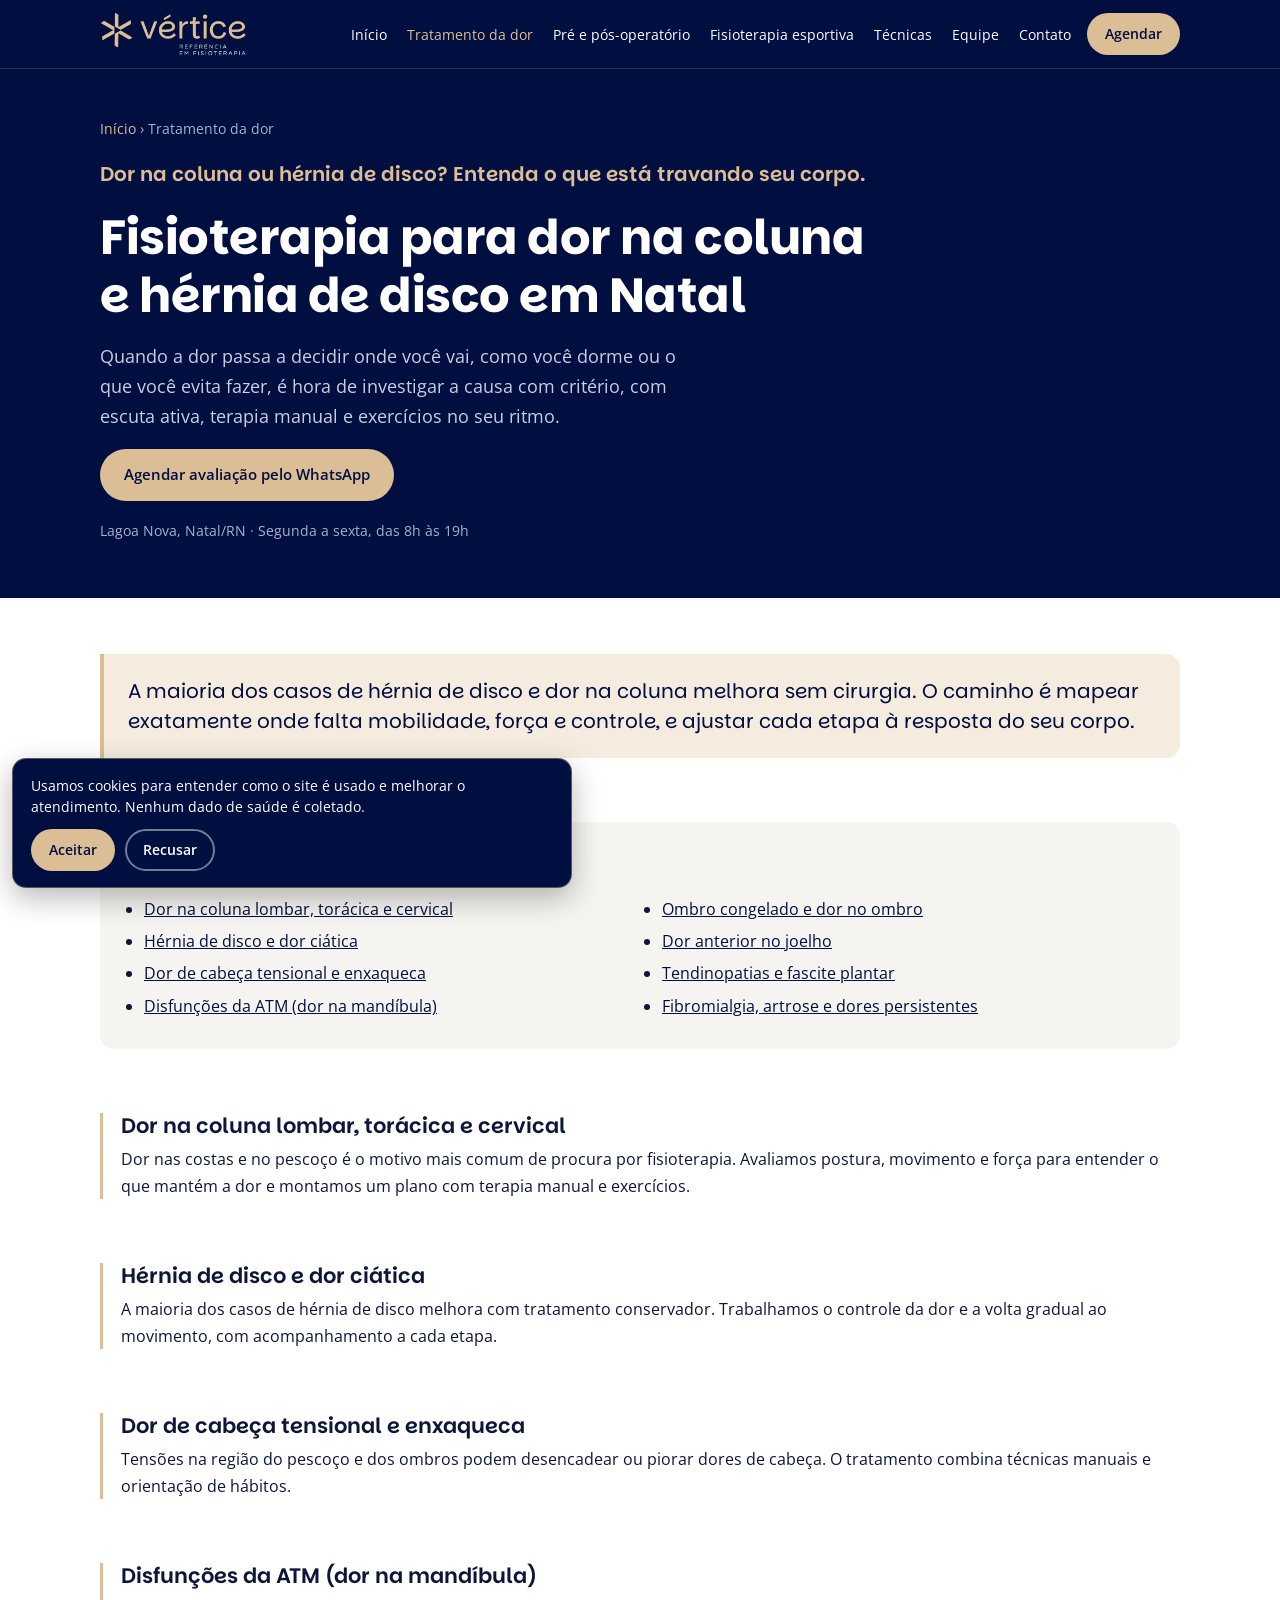
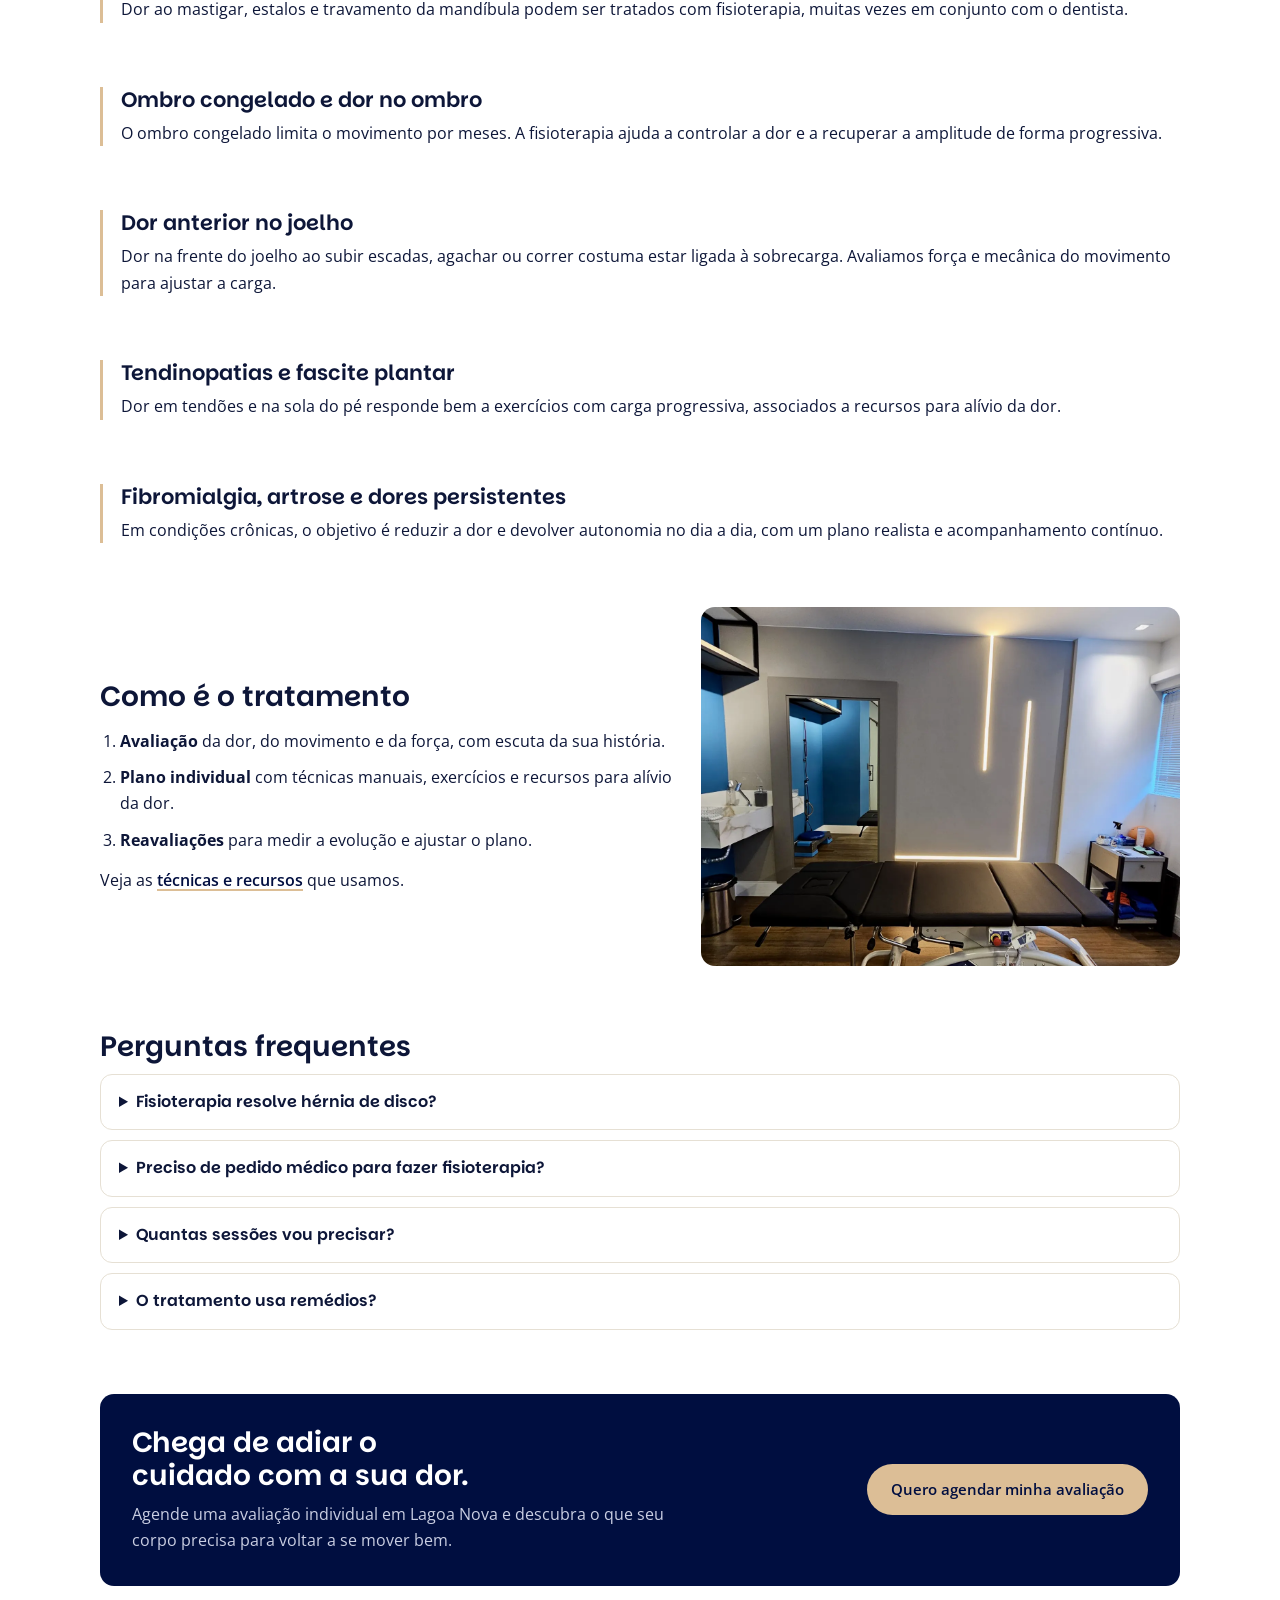
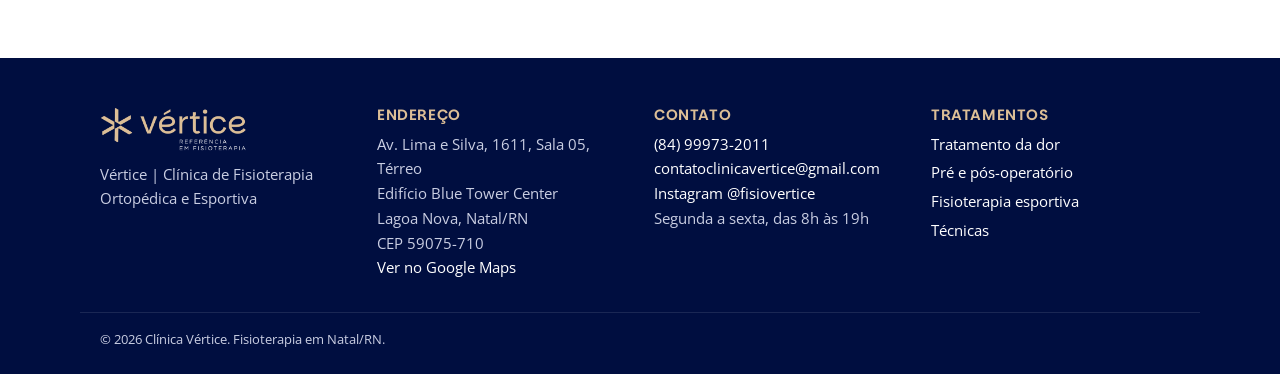
<file: tratamento-da-dor/index.html>
<!doctype html>
<html lang="pt-BR">
<head>
<meta charset="utf-8">
<meta name="viewport" content="width=device-width, initial-scale=1">
<title>Fisioterapia para Hérnia de Disco e Coluna em Natal | Vértice</title>
<meta name="description" content="Dor na coluna, hérnia de disco, ciática, ombro ou joelho travando sua rotina? Fisioterapia individual em Lagoa Nova, Natal. Agende sua avaliação.">
<link rel="canonical" href="https://verticefisio.com.br/tratamento-da-dor/">
<meta name="robots" content="index, follow">
<meta property="og:type" content="website">
<meta property="og:locale" content="pt_BR">
<meta property="og:site_name" content="Clínica Vértice">
<meta property="og:title" content="Fisioterapia para Hérnia de Disco e Coluna em Natal | Vértice">
<meta property="og:description" content="Dor na coluna, hérnia de disco, ciática, ombro ou joelho travando sua rotina? Fisioterapia individual em Lagoa Nova, Natal. Agende sua avaliação.">
<meta property="og:url" content="https://verticefisio.com.br/tratamento-da-dor/">
<meta property="og:image" content="https://verticefisio.com.br/assets/img/espaco-sala-atendimento-1.webp">
<meta name="theme-color" content="#000e40">
<link rel="icon" href="../assets/img/favicon.png" type="image/png">
<link rel="preconnect" href="https://fonts.googleapis.com">
<link rel="preconnect" href="https://fonts.gstatic.com" crossorigin>
<link rel="stylesheet" href="https://fonts.googleapis.com/css2?family=Parkinsans:wght@500;600;700&family=Open+Sans:wght@400;600&family=Roboto:wght@400;500&display=swap">
<link rel="stylesheet" href="../assets/css/style.css">
<script src="../assets/js/consent.js" data-ga="G-JZSLPX08P0" defer></script>
<script type="application/ld+json">
{
 "@context": "https://schema.org",
 "@graph": [
  {
   "@type": [
    "MedicalClinic",
    "Physiotherapy"
   ],
   "@id": "https://verticefisio.com.br/#clinica",
   "name": "Vértice | Clínica de Fisioterapia Ortopédica e Esportiva",
   "alternateName": "Clínica Vértice",
   "url": "https://verticefisio.com.br/",
   "logo": "https://verticefisio.com.br/assets/img/logo-vertice.png",
   "image": "https://verticefisio.com.br/assets/img/espaco-sala-atendimento-1.webp",
   "telephone": "+5584999732011",
   "email": "contatoclinicavertice@gmail.com",
   "address": {
    "@type": "PostalAddress",
    "streetAddress": "Av. Lima e Silva, 1611, Sala 05, Térreo, Edifício Blue Tower Center",
    "addressLocality": "Natal",
    "addressRegion": "RN",
    "postalCode": "59075-710",
    "addressCountry": "BR"
   },
   "geo": {
    "@type": "GeoCoordinates",
    "latitude": -5.8224162,
    "longitude": -35.2166071
   },
   "openingHoursSpecification": [
    {
     "@type": "OpeningHoursSpecification",
     "dayOfWeek": [
      "Monday",
      "Tuesday",
      "Wednesday",
      "Thursday",
      "Friday"
     ],
     "opens": "08:00",
     "closes": "19:00"
    }
   ],
   "hasMap": "https://www.google.com/maps?cid=13641007750675121754",
   "sameAs": [
    "https://www.instagram.com/fisiovertice/",
    "https://www.google.com/maps?cid=13641007750675121754"
   ],
   "medicalSpecialty": [
    "Physiotherapy",
    "Musculoskeletal"
   ],
   "areaServed": {
    "@type": "City",
    "name": "Natal"
   },
   "founder": {
    "@type": "Person",
    "name": "Pedro Castro"
   },
   "availableService": [
    {
     "@type": "MedicalTherapy",
     "name": "Terapia manual"
    },
    {
     "@type": "MedicalTherapy",
     "name": "Osteopatia"
    },
    {
     "@type": "MedicalTherapy",
     "name": "Quiropraxia"
    },
    {
     "@type": "MedicalTherapy",
     "name": "Cinesioterapia"
    },
    {
     "@type": "MedicalTherapy",
     "name": "Eletroterapia"
    },
    {
     "@type": "MedicalTherapy",
     "name": "Laserterapia"
    },
    {
     "@type": "MedicalTherapy",
     "name": "Dinamometria"
    },
    {
     "@type": "MedicalTherapy",
     "name": "Algometria"
    },
    {
     "@type": "MedicalTherapy",
     "name": "Tecnologia interativa"
    }
   ]
  },
  {
   "@type": "WebPage",
   "@id": "https://verticefisio.com.br/tratamento-da-dor/",
   "url": "https://verticefisio.com.br/tratamento-da-dor/",
   "name": "Fisioterapia para Hérnia de Disco e Coluna em Natal | Vértice",
   "description": "Dor na coluna, hérnia de disco, ciática, ombro ou joelho travando sua rotina? Fisioterapia individual em Lagoa Nova, Natal. Agende sua avaliação.",
   "inLanguage": "pt-BR",
   "isPartOf": {
    "@id": "https://verticefisio.com.br/#site"
   },
   "about": {
    "@id": "https://verticefisio.com.br/#clinica"
   }
  },
  {
   "@type": "WebSite",
   "@id": "https://verticefisio.com.br/#site",
   "url": "https://verticefisio.com.br/",
   "name": "Clínica Vértice",
   "inLanguage": "pt-BR"
  },
  {
   "@type": "BreadcrumbList",
   "itemListElement": [
    {
     "@type": "ListItem",
     "position": 1,
     "name": "Início",
     "item": "https://verticefisio.com.br/"
    },
    {
     "@type": "ListItem",
     "position": 2,
     "name": "Tratamento da dor",
     "item": "https://verticefisio.com.br/tratamento-da-dor/"
    }
   ]
  },
  {
   "@type": "FAQPage",
   "mainEntity": [
    {
     "@type": "Question",
     "name": "Fisioterapia resolve hérnia de disco?",
     "acceptedAnswer": {
      "@type": "Answer",
      "text": "A maior parte das pessoas com hérnia de disco melhora com tratamento conservador, que inclui fisioterapia. A indicação de cirurgia é avaliada pelo médico em casos específicos. Na avaliação, explicamos o que esperar no seu caso."
     }
    },
    {
     "@type": "Question",
     "name": "Preciso de pedido médico para fazer fisioterapia?",
     "acceptedAnswer": {
      "@type": "Answer",
      "text": "Não é obrigatório para atendimento particular. Se você tiver exames ou relatório médico, traga na avaliação, porque ajudam a montar o plano."
     }
    },
    {
     "@type": "Question",
     "name": "Quantas sessões vou precisar?",
     "acceptedAnswer": {
      "@type": "Answer",
      "text": "Depende da condição e de como você responde ao tratamento. Depois da avaliação, definimos metas e reavaliamos periodicamente."
     }
    },
    {
     "@type": "Question",
     "name": "O tratamento usa remédios?",
     "acceptedAnswer": {
      "@type": "Answer",
      "text": "Não. Usamos terapia manual, exercícios e recursos como eletroterapia e laserterapia. Medicamentos são prescritos apenas pelo médico."
     }
    }
   ]
  }
 ]
}
</script>
</head>
<body>
<a class="skip" href="#conteudo">Pular para o conteúdo</a>
<header class="site-header">
  <div class="wrap bar">
    <a class="brand" href="/"><img src="../assets/img/logo-vertice.webp" alt="Clínica Vértice, fisioterapia em Natal" width="520" height="160"></a>
    <nav class="nav-desk" aria-label="Principal"><ul><li><a href="/">Início</a></li><li><a href="/tratamento-da-dor/" aria-current="page">Tratamento da dor</a></li><li><a href="/pre-e-pos-operatorio/">Pré e pós-operatório</a></li><li><a href="/fisioterapia-esportiva/">Fisioterapia esportiva</a></li><li><a href="/tecnicas/">Técnicas</a></li><li><a href="/equipe/">Equipe</a></li><li><a href="/contato/">Contato</a></li></ul></nav>
    <details class="menu"><summary aria-label="Abrir menu">Menu</summary>
      <nav aria-label="Principal (celular)"><ul><li><a href="/">Início</a></li><li><a href="/tratamento-da-dor/" aria-current="page">Tratamento da dor</a></li><li><a href="/pre-e-pos-operatorio/">Pré e pós-operatório</a></li><li><a href="/fisioterapia-esportiva/">Fisioterapia esportiva</a></li><li><a href="/tecnicas/">Técnicas</a></li><li><a href="/equipe/">Equipe</a></li><li><a href="/contato/">Contato</a></li></ul></nav>
    </details>
    <a class="btn btn-sand btn-sm head-cta" href="https://wa.me/5584999732011?text=Ol%C3%A1%21%20Vi%20a%20p%C3%A1gina%20de%20Tratamento%20da%20Dor%20no%20site%20da%20V%C3%A9rtice%20e%20gostaria%20de%20agendar%20uma%20avalia%C3%A7%C3%A3o%20para%20o%20meu%20caso." rel="noopener" target="_blank">Agendar</a>
  </div>
</header>
<main id="conteudo">
  <section class="hero">
    <div class="wrap hero-in">
      <div class="hero-text">
        <nav class="crumb" aria-label="Você está em"><a href="/">Início</a> <span aria-hidden="true">›</span> Tratamento da dor</nav>
        <p class="kicker">Dor na coluna ou hérnia de disco? Entenda o que está travando seu corpo.</p>
        <h1>Fisioterapia para dor na coluna e hérnia de disco em Natal</h1>
        <p class="lede">Quando a dor passa a decidir onde você vai, como você dorme ou o que você evita fazer, é hora de investigar a causa com critério, com escuta ativa, terapia manual e exercícios no seu ritmo.</p>
        <div class="hero-actions">
          <a class="btn btn-sand" href="https://wa.me/5584999732011?text=Ol%C3%A1%21%20Vi%20a%20p%C3%A1gina%20de%20Tratamento%20da%20Dor%20no%20site%20da%20V%C3%A9rtice%20e%20gostaria%20de%20agendar%20uma%20avalia%C3%A7%C3%A3o%20para%20o%20meu%20caso." rel="noopener" target="_blank">Agendar avaliação pelo WhatsApp</a>
        </div>
        <p class="hero-meta">Lagoa Nova, Natal/RN · Segunda a sexta, das 8h às 19h</p>
      </div>
      
    </div>
  </section>
  <div class="wrap content">

<section class="highlight"><p>A maioria dos casos de hérnia de disco e dor na coluna melhora sem cirurgia. O caminho é mapear exatamente onde falta mobilidade, força e controle, e ajustar cada etapa à resposta do seu corpo.</p></section>
<section class="toc"><h2>Condições que tratamos</h2><ul><li><a href="#coluna">Dor na coluna lombar, torácica e cervical</a></li><li><a href="#hernia">Hérnia de disco e dor ciática</a></li><li><a href="#cefaleia">Dor de cabeça tensional e enxaqueca</a></li><li><a href="#atm">Disfunções da ATM (dor na mandíbula)</a></li><li><a href="#ombro">Ombro congelado e dor no ombro</a></li><li><a href="#joelho">Dor anterior no joelho</a></li><li><a href="#tendinopatias">Tendinopatias e fascite plantar</a></li><li><a href="#cronicas">Fibromialgia, artrose e dores persistentes</a></li></ul></section>
<section class="cond" id="coluna"><h2>Dor na coluna lombar, torácica e cervical</h2><p>Dor nas costas e no pescoço é o motivo mais comum de procura por fisioterapia. Avaliamos postura, movimento e força para entender o que mantém a dor e montamos um plano com terapia manual e exercícios.</p></section><section class="cond" id="hernia"><h2>Hérnia de disco e dor ciática</h2><p>A maioria dos casos de hérnia de disco melhora com tratamento conservador. Trabalhamos o controle da dor e a volta gradual ao movimento, com acompanhamento a cada etapa.</p></section><section class="cond" id="cefaleia"><h2>Dor de cabeça tensional e enxaqueca</h2><p>Tensões na região do pescoço e dos ombros podem desencadear ou piorar dores de cabeça. O tratamento combina técnicas manuais e orientação de hábitos.</p></section><section class="cond" id="atm"><h2>Disfunções da ATM (dor na mandíbula)</h2><p>Dor ao mastigar, estalos e travamento da mandíbula podem ser tratados com fisioterapia, muitas vezes em conjunto com o dentista.</p></section><section class="cond" id="ombro"><h2>Ombro congelado e dor no ombro</h2><p>O ombro congelado limita o movimento por meses. A fisioterapia ajuda a controlar a dor e a recuperar a amplitude de forma progressiva.</p></section><section class="cond" id="joelho"><h2>Dor anterior no joelho</h2><p>Dor na frente do joelho ao subir escadas, agachar ou correr costuma estar ligada à sobrecarga. Avaliamos força e mecânica do movimento para ajustar a carga.</p></section><section class="cond" id="tendinopatias"><h2>Tendinopatias e fascite plantar</h2><p>Dor em tendões e na sola do pé responde bem a exercícios com carga progressiva, associados a recursos para alívio da dor.</p></section><section class="cond" id="cronicas"><h2>Fibromialgia, artrose e dores persistentes</h2><p>Em condições crônicas, o objetivo é reduzir a dor e devolver autonomia no dia a dia, com um plano realista e acompanhamento contínuo.</p></section>
<section class="split">
  <div><h2>Como é o tratamento</h2>
  <ol class="steps"><li><strong>Avaliação</strong> da dor, do movimento e da força, com escuta da sua história.</li>
  <li><strong>Plano individual</strong> com técnicas manuais, exercícios e recursos para alívio da dor.</li>
  <li><strong>Reavaliações</strong> para medir a evolução e ajustar o plano.</li></ol>
  <p>Veja as <a class="textlink" href="/tecnicas/">técnicas e recursos</a> que usamos.</p></div>
  <figure><img src="../assets/img/espaco-sala-atendimento-1.webp" alt="Sala de tratamento da dor na Clínica Vértice, Natal" width="1400" height="1867" loading="lazy"></figure>
</section>
<section class="faq" aria-labelledby="faq-t"><h2 id="faq-t">Perguntas frequentes</h2><details><summary>Fisioterapia resolve hérnia de disco?</summary><p>A maior parte das pessoas com hérnia de disco melhora com tratamento conservador, que inclui fisioterapia. A indicação de cirurgia é avaliada pelo médico em casos específicos. Na avaliação, explicamos o que esperar no seu caso.</p></details><details><summary>Preciso de pedido médico para fazer fisioterapia?</summary><p>Não é obrigatório para atendimento particular. Se você tiver exames ou relatório médico, traga na avaliação, porque ajudam a montar o plano.</p></details><details><summary>Quantas sessões vou precisar?</summary><p>Depende da condição e de como você responde ao tratamento. Depois da avaliação, definimos metas e reavaliamos periodicamente.</p></details><details><summary>O tratamento usa remédios?</summary><p>Não. Usamos terapia manual, exercícios e recursos como eletroterapia e laserterapia. Medicamentos são prescritos apenas pelo médico.</p></details></section>
<section class="cta"><div><h2>Chega de adiar o cuidado com a sua dor.</h2><p>Agende uma avaliação individual em Lagoa Nova e descubra o que seu corpo precisa para voltar a se mover bem.</p></div><a class="btn btn-sand" href="https://wa.me/5584999732011?text=Ol%C3%A1%21%20Vi%20a%20p%C3%A1gina%20de%20Tratamento%20da%20Dor%20no%20site%20da%20V%C3%A9rtice%20e%20gostaria%20de%20agendar%20uma%20avalia%C3%A7%C3%A3o%20para%20o%20meu%20caso." rel="noopener" target="_blank">Quero agendar minha avaliação</a></section>
  </div>
</main>
<footer class="site-footer">
  <div class="wrap foot">
    <div>
      <img src="../assets/img/logo-vertice.webp" alt="Clínica Vértice" width="520" height="160" loading="lazy" class="foot-logo">
      <p>Vértice | Clínica de Fisioterapia Ortopédica e Esportiva</p>
    </div>
    <div>
      <h2>Endereço</h2>
      <p>Av. Lima e Silva, 1611, Sala 05, Térreo<br>Edifício Blue Tower Center<br>Lagoa Nova, Natal/RN<br>CEP 59075-710</p>
      <p><a href="https://www.google.com/maps?cid=13641007750675121754" rel="noopener" target="_blank">Ver no Google Maps</a></p>
    </div>
    <div>
      <h2>Contato</h2>
      <p><a href="tel:+5584999732011">(84) 99973-2011</a><br><a href="mailto:contatoclinicavertice@gmail.com">contatoclinicavertice@gmail.com</a><br>
      <a href="https://www.instagram.com/fisiovertice/" rel="noopener" target="_blank">Instagram @fisiovertice</a></p>
      <p>Segunda a sexta, das 8h às 19h</p>
    </div>
    <div>
      <h2>Tratamentos</h2>
      <ul><li><a href="/tratamento-da-dor/">Tratamento da dor</a></li><li><a href="/pre-e-pos-operatorio/">Pré e pós-operatório</a></li>
      <li><a href="/fisioterapia-esportiva/">Fisioterapia esportiva</a></li><li><a href="/tecnicas/">Técnicas</a></li></ul>
    </div>
  </div>
  <div class="wrap legal"><p>© 2026 Clínica Vértice. Fisioterapia em Natal/RN.</p></div>
</footer>
<a class="wa-float" href="https://wa.me/5584999732011?text=Ol%C3%A1%21%20Vi%20a%20p%C3%A1gina%20de%20Tratamento%20da%20Dor%20no%20site%20da%20V%C3%A9rtice%20e%20gostaria%20de%20agendar%20uma%20avalia%C3%A7%C3%A3o%20para%20o%20meu%20caso." rel="noopener" target="_blank" aria-label="Agendar pelo WhatsApp"><svg viewBox="0 0 32 32" width="30" height="30" aria-hidden="true" focusable="false"><path fill="#fff" d="M16.04 3C8.86 3 3.03 8.82 3.03 16c0 2.3.6 4.54 1.75 6.52L3 29l6.65-1.74A12.94 12.94 0 0 0 16.04 29C23.2 29 29 23.18 29 16S23.2 3 16.04 3zm0 23.62c-2.02 0-4-.54-5.72-1.57l-.41-.24-3.95 1.03 1.05-3.85-.27-.4A10.6 10.6 0 0 1 5.4 16c0-5.86 4.77-10.63 10.64-10.63 5.86 0 10.6 4.77 10.6 10.63 0 5.87-4.74 10.62-10.6 10.62zm5.83-7.96c-.32-.16-1.89-.93-2.18-1.04-.29-.1-.5-.16-.72.16-.21.32-.82 1.04-1 1.25-.19.21-.37.24-.69.08-.32-.16-1.35-.5-2.57-1.59-.95-.85-1.59-1.9-1.78-2.22-.18-.32-.02-.49.14-.65.14-.14.32-.37.48-.56.16-.18.21-.32.32-.53.1-.21.05-.4-.03-.56-.08-.16-.72-1.73-.98-2.37-.26-.62-.52-.54-.72-.55h-.61c-.21 0-.56.08-.85.4-.29.32-1.12 1.09-1.12 2.66s1.15 3.09 1.31 3.3c.16.21 2.26 3.45 5.47 4.84.77.33 1.36.53 1.83.68.77.24 1.47.21 2.02.13.62-.09 1.89-.77 2.16-1.52.27-.74.27-1.38.19-1.52-.08-.13-.29-.21-.61-.37z"/></svg><span class="sr-only">WhatsApp</span></a>
</body>
</html>
</file>
<file: assets/css/style.css>
/* Clínica Vértice · site SEO. Identidade: marinho #000E40 + areia #DCBE96, Parkinsans + Open Sans */
:root{
  --navy:#000e40; --navy-2:#0b1a52; --sand:#dcbe96; --sand-soft:#f5ecdf; --sand-ink:#7a5a2c;
  --bg:#ffffff; --bg-2:#f6f4f0; --fg:#0d1638; --muted:#555c7a; --line:#e6e0d4;
  --f-display:"Parkinsans",system-ui,sans-serif; --f-body:"Open Sans",system-ui,-apple-system,"Segoe UI",sans-serif;
  --radius:14px;
}
*{box-sizing:border-box}
html{scroll-behavior:smooth}
html,body{overflow-x:hidden}
@media (prefers-reduced-motion:reduce){html{scroll-behavior:auto}}
body{margin:0;background:var(--bg);color:var(--fg);font-family:var(--f-body);font-size:16px;line-height:1.65}
img{max-width:100%;height:auto;display:block}
a{color:inherit}
h1,h2,h3{font-family:var(--f-display);line-height:1.2;text-wrap:balance;margin:0}
h1{font-size:clamp(30px,4.6vw,48px);font-weight:700;letter-spacing:-.01em}
h2{font-size:clamp(22px,2.6vw,28px);font-weight:600}
h3{font-size:18px;font-weight:600}
p{margin:0}
ul,ol{margin:0;padding-left:20px}
.wrap{max-width:1120px;margin:0 auto;padding-left:max(20px,env(safe-area-inset-left,0px));padding-right:max(20px,env(safe-area-inset-right,0px))}
.skip{position:absolute;left:-999px;top:0;background:var(--sand);color:var(--navy);padding:8px 14px;z-index:100}
.skip:focus{left:8px;top:8px}
:focus-visible{outline:3px solid var(--sand);outline-offset:2px}
.muted{color:var(--muted)}

/* botões */
.btn{display:inline-flex;align-items:center;justify-content:center;gap:8px;font:600 15px/1.3 var(--f-body);text-align:center;text-decoration:none;border-radius:999px;padding:14px 22px;border:2px solid transparent;transition:transform .15s ease,background .15s ease}
.btn:hover{transform:translateY(-1px)}
.btn-sand{background:var(--sand);color:var(--navy)}
.btn-sand:hover{background:#e6cba7}
.btn-ghost{border-color:rgba(255,255,255,.35);color:#fff}
.btn-outline{border-color:var(--navy);color:var(--navy)}
.btn-sm{padding:10px 16px;font-size:14px}
.textlink{color:var(--navy);text-decoration:underline;text-decoration-color:var(--sand);text-decoration-thickness:2px;text-underline-offset:3px;font-weight:600}

/* cabeçalho */
.site-header{background:var(--navy);position:sticky;top:0;z-index:50;border-bottom:1px solid rgba(220,190,150,.2)}
.bar{display:flex;align-items:center;gap:16px;min-height:68px}
.brand img{width:150px;height:auto}
.menu{margin-left:auto}
.menu summary{list-style:none;cursor:pointer;color:#fff;font-weight:600;font-size:14px;padding:8px 12px;border:1px solid rgba(255,255,255,.3);border-radius:8px}
.menu summary::-webkit-details-marker{display:none}
.menu nav{position:absolute;left:0;right:0;top:68px;background:var(--navy);padding:8px 20px 18px;border-bottom:1px solid rgba(220,190,150,.2)}
.menu ul{list-style:none;padding:0;display:flex;flex-direction:column}
.menu a{display:block;color:#fff;text-decoration:none;padding:10px 0;font-size:15px;border-bottom:1px solid rgba(255,255,255,.08)}
.menu a[aria-current="page"]{color:var(--sand)}
.head-cta{white-space:nowrap}
.nav-desk{display:none;margin-left:auto}
.nav-desk ul{list-style:none;padding:0;display:flex;gap:20px}
.nav-desk a{color:#fff;text-decoration:none;font-size:14px;padding:6px 0}
.nav-desk a:hover,.nav-desk a[aria-current="page"]{color:var(--sand)}
@media (min-width:1080px){ .nav-desk{display:block} .menu{display:none} }

/* hero */
.hero{background:var(--navy);color:#fff;padding:48px 0 56px}
.hero-in{display:grid;gap:32px;align-items:center}
.hero-text{display:flex;flex-direction:column;gap:18px;min-width:0}
.hero .lede{font-size:18px;color:#c9cee2;max-width:60ch}
.hero-actions{display:flex;flex-wrap:wrap;gap:12px}
.hero-meta{font-size:14px;color:#aab1cc}
.hero-img{border-radius:var(--radius);aspect-ratio:4/5;object-fit:cover;width:100%;max-height:520px}
.crumb{font-size:14px;color:#aab1cc}
.kicker{font-family:var(--f-display);font-weight:600;font-size:clamp(17px,2vw,20px);color:var(--sand)}
.highlight{background:var(--sand-soft);border-left:4px solid var(--sand);border-radius:0 var(--radius) var(--radius) 0;padding:22px 24px}
.highlight p{font-family:var(--f-display);font-size:clamp(17px,2vw,20px);line-height:1.5;color:var(--navy)}
.crumb a{color:var(--sand);text-decoration:none}
@media (min-width:900px){ .hero-home .hero-in{grid-template-columns:1.2fr .8fr} }

/* conteúdo */
.content{display:flex;flex-direction:column;gap:64px;padding-top:56px;padding-bottom:72px}
.content section{display:flex;flex-direction:column;gap:16px}
.cards{display:grid;gap:16px;grid-template-columns:repeat(auto-fit,minmax(260px,1fr))}
.card{display:flex;flex-direction:column;gap:10px;padding:24px;border:1px solid var(--line);border-radius:var(--radius);text-decoration:none;background:var(--bg);transition:border-color .15s ease,transform .15s ease}
a.card:hover{border-color:var(--sand);transform:translateY(-2px)}
.card .more{margin-top:auto;font-weight:600;color:var(--sand-ink);font-size:14px}
.card.static h2{font-size:19px}
.grid-cards-2{display:grid !important;gap:16px;grid-template-columns:repeat(auto-fit,minmax(280px,1fr))}
.split{display:grid !important;gap:32px;align-items:center}
.split>div{display:flex;flex-direction:column;gap:14px;min-width:0}
.split figure{margin:0}
.split img{border-radius:var(--radius);aspect-ratio:4/3;object-fit:cover;width:100%}
@media (min-width:860px){ .split{grid-template-columns:1.1fr .9fr} }
.chips{list-style:none;padding:0;display:flex;flex-wrap:wrap;gap:8px}
.chips a{display:inline-block;padding:8px 14px;border-radius:999px;background:var(--sand-soft);border:1px solid var(--line);text-decoration:none;font-size:14px}
.chips a:hover{border-color:var(--sand)}
.grid-photos{display:grid;gap:12px;grid-template-columns:repeat(2,1fr)}
@media (min-width:760px){ .grid-photos{grid-template-columns:repeat(4,1fr)} }
.grid-photos img{border-radius:12px;aspect-ratio:1;object-fit:cover;width:100%}
.grid-reviews{display:grid;gap:12px;grid-template-columns:repeat(auto-fit,minmax(220px,1fr))}
.grid-reviews img{border-radius:12px;border:1px solid var(--line)}
.rev-top{display:flex;flex-wrap:wrap;align-items:flex-end;justify-content:space-between;gap:12px}
.rev-top>div:first-child{display:flex;flex-direction:column;gap:6px}
.rev-nav{display:flex;gap:8px}
.rev-btn{width:44px;height:44px;border-radius:50%;border:2px solid var(--navy);background:var(--bg);color:var(--navy);font-size:24px;line-height:1;cursor:pointer}
.rev-btn:hover{background:var(--navy);color:#fff}
.rev-track{display:grid;grid-auto-flow:column;grid-auto-columns:min(340px,85%);gap:16px;overflow-x:auto;scroll-snap-type:x mandatory;padding:6px 4px 16px;scrollbar-width:thin;scrollbar-color:var(--sand) transparent}
.gr-summary{display:flex;flex-wrap:wrap;align-items:center;gap:14px 18px;padding:16px 20px;border-radius:8px;background:#fff;box-shadow:0 1px 2px rgba(60,64,67,.3),0 1px 3px 1px rgba(60,64,67,.15);font-family:Roboto,Arial,sans-serif}
.gr-summary>div{display:flex;flex-direction:column;gap:2px}
.gr-g-big{display:flex}
.gr-sum-title{font-size:15px;color:#202124;font-weight:500}
.gr-sum-score{display:flex;align-items:center;gap:8px;color:#70757a;font-size:14px}
.gr-sum-score strong{font-size:22px;color:#202124;font-weight:500}
.gr-sum-stars{display:inline-flex}
.gr-sum-btn{margin-left:auto;background:#1a73e8;color:#fff;text-decoration:none;font:500 14px Roboto,Arial,sans-serif;padding:10px 18px;border-radius:4px}
.gr-sum-btn:hover{background:#1765cc}
.gr{margin:0;scroll-snap-align:start;display:flex;flex-direction:column;gap:10px;padding:18px 18px 14px;border-radius:8px;background:#fff;box-shadow:0 1px 2px rgba(60,64,67,.3),0 1px 3px 1px rgba(60,64,67,.15);font-family:Roboto,Arial,sans-serif;color:#202124;align-self:start}
.gr-head{display:flex;align-items:center;gap:12px}
.gr-avatar{width:40px;height:40px;border-radius:50%;object-fit:cover;flex:none}
.gr figcaption{display:flex;flex-direction:column;min-width:0}
.gr-name{font-size:15px;font-weight:500;color:#202124}
.gr-meta{font-size:12px;color:#70757a}
.gr-g{margin-left:auto;display:flex;flex:none}
.gr-stars{display:flex;gap:1px}
.gr-text{margin:0}
.gr-text p{font-size:14px;line-height:20px;color:#3c4043;display:-webkit-box;-webkit-line-clamp:5;-webkit-box-orient:vertical;overflow:hidden}
.gr.open .gr-text p{-webkit-line-clamp:unset;display:block}
.gr-more{align-self:flex-start;background:none;border:0;padding:0;color:#1a73e8;font:500 14px Roboto,Arial,sans-serif;cursor:pointer}
.gr-more:hover{text-decoration:underline}
.rev-track{align-items:start}
.toc{background:var(--bg-2);padding:24px;border-radius:var(--radius)}
.toc ul{columns:2 260px;column-gap:24px}
.toc li{margin-bottom:6px;break-inside:avoid}
.toc a{color:var(--navy)}
.cond{border-left:3px solid var(--sand);padding-left:18px;gap:8px !important}
.cond h2{font-size:21px}
.steps{display:flex;flex-direction:column;gap:10px}
.list-2{columns:2 240px;column-gap:24px}
.list-2 li{margin-bottom:8px;break-inside:avoid}
.grid-tec{display:grid !important;gap:16px;grid-template-columns:repeat(auto-fit,minmax(300px,1fr))}
.tec{display:grid;grid-template-columns:96px 1fr;gap:16px;align-items:center;padding:18px;border:1px solid var(--line);border-radius:var(--radius)}
.tec img{width:96px;height:96px;object-fit:contain}
.tec h2{font-size:19px;margin-bottom:4px}
.person{display:grid;gap:24px;align-items:start;padding:24px;border:1px solid var(--line);border-radius:var(--radius)}
.person img{border-radius:50%;aspect-ratio:1;object-fit:cover;object-position:50% 15%;width:200px;height:200px;background:var(--sand-soft);border:4px solid var(--sand);justify-self:center}
.person>div{display:flex;flex-direction:column;gap:10px;min-width:0}
.person .role{color:var(--sand-ink);font-weight:600}
.person ul{display:flex;flex-direction:column;gap:4px;color:var(--muted);font-size:15px}
@media (min-width:760px){ .person{grid-template-columns:200px 1fr;gap:32px} }
.faq{gap:10px !important}
.faq details{border:1px solid var(--line);border-radius:12px;padding:14px 18px}
.faq summary{cursor:pointer;font-weight:600;font-family:var(--f-display)}
.faq details p{margin-top:10px;color:var(--muted)}
.contact{display:grid !important;gap:32px}
.contact-card{display:flex;flex-direction:column;gap:10px}
.contact-card h2{font-size:18px;margin-top:8px}
.contact figure{margin:0}
.contact img{border-radius:var(--radius);aspect-ratio:4/5;object-fit:cover;width:100%}
@media (min-width:860px){ .contact{grid-template-columns:1fr 1fr} }
.cta{display:flex !important;flex-direction:row !important;flex-wrap:wrap;align-items:center;justify-content:space-between;gap:20px;background:var(--navy);color:#fff;padding:32px;border-radius:var(--radius)}
.cta>div{display:flex;flex-direction:column;gap:8px;max-width:60ch}
.cta p{color:#c9cee2}

/* rodapé */
.site-footer{background:var(--navy);color:#c9cee2;padding:48px 0 24px;font-size:15px}
.foot{display:grid;gap:28px;grid-template-columns:repeat(auto-fit,minmax(200px,1fr))}
.foot h2{font-size:15px;color:var(--sand);margin-bottom:8px;letter-spacing:.04em;text-transform:uppercase}
.foot a{color:#fff;text-decoration:none}
.foot a:hover{color:var(--sand)}
.foot ul{list-style:none;padding:0;display:flex;flex-direction:column;gap:4px}
.foot-logo{width:150px;margin-bottom:10px}
.legal{margin-top:32px;padding-top:16px;border-top:1px solid rgba(255,255,255,.1);font-size:13px}
.wa-float{position:fixed;right:max(18px,env(safe-area-inset-right,0px));bottom:max(18px,env(safe-area-inset-bottom,0px));width:60px;height:60px;border-radius:50%;background:#25d366;display:flex;align-items:center;justify-content:center;box-shadow:0 6px 20px rgba(0,0,0,.22);z-index:60;transition:transform .15s ease}
.wa-float:hover{transform:scale(1.07)}
.sr-only{position:absolute;width:1px;height:1px;overflow:hidden;clip:rect(0 0 0 0);white-space:nowrap}

@media (max-width:560px){ .cta .btn{width:100%} .cta{padding:26px 22px} }

/* celular: conteúdo centralizado (listas e perguntas seguem à esquerda) */
@media (max-width:760px){
  .hero-text{align-items:center;text-align:center}
  .hero .lede{margin-left:auto;margin-right:auto}
  .hero-actions{justify-content:center}
  .content section>h2,.content section>p,.content section>.muted{text-align:center}
  .split>div{align-items:center;text-align:center}
  .split .steps,.list-2,.toc ul{text-align:left}
  .card,.card.static{align-items:center;text-align:center}
  .tec{grid-template-columns:1fr;justify-items:center;text-align:center}
  .tec img{margin:0 auto}
  .person{justify-items:center}
  .person>div{align-items:center;text-align:center}
  .person ul{list-style:none;padding:0}
  .contact-card{align-items:center;text-align:center}
  .cta{flex-direction:column !important;text-align:center}
  .cta>div{align-items:center}
  .rev-top{flex-direction:column;align-items:center;text-align:center}
  .gr-summary{justify-content:center;text-align:center}
  .gr-summary>div{align-items:center}
  .gr-sum-btn{margin-left:0}
  .chips{justify-content:center}
  .foot{text-align:center}
  .foot-logo{margin-left:auto;margin-right:auto}
  .cond{border-left:0;padding-left:0;align-items:center}
  .cond::before{content:"";width:40px;height:3px;background:var(--sand);border-radius:2px}
  .highlight{text-align:center;border-left:0;border-top:4px solid var(--sand);border-radius:0 0 var(--radius) var(--radius)}
}

/* aviso de cookies (LGPD) · consent.js */
.cc{position:fixed;left:max(12px,env(safe-area-inset-left,0px));right:max(12px,env(safe-area-inset-right,0px));bottom:max(12px,env(safe-area-inset-bottom,0px));z-index:80;max-width:560px;background:var(--navy);color:#fff;border-radius:var(--radius);padding:16px 18px;border:1px solid rgba(220,190,150,.4);box-shadow:0 10px 30px rgba(0,0,0,.28);display:flex;flex-direction:column;gap:12px;font-size:14px;line-height:1.5}
.cc-act{display:flex;gap:10px;flex-wrap:wrap}
.btn-ghost-cc{background:transparent;color:#fff;border-color:rgba(255,255,255,.45)}
.btn-ghost-cc:hover{border-color:#fff}
.cc-open .wa-float{display:none}
</file>
<file: _antigo/style/style.css>
@import url("./base.css");
@import url("./sections/about.css");
@import url("./sections/space.css");
@import url("./sections/services.css");
@import url("./sections/contact.css");
@import url("./sections/team-footer.css");
@import url("./sections/highlights-resource.css");
@import url("./sections/client-assessment.css");
</file>
